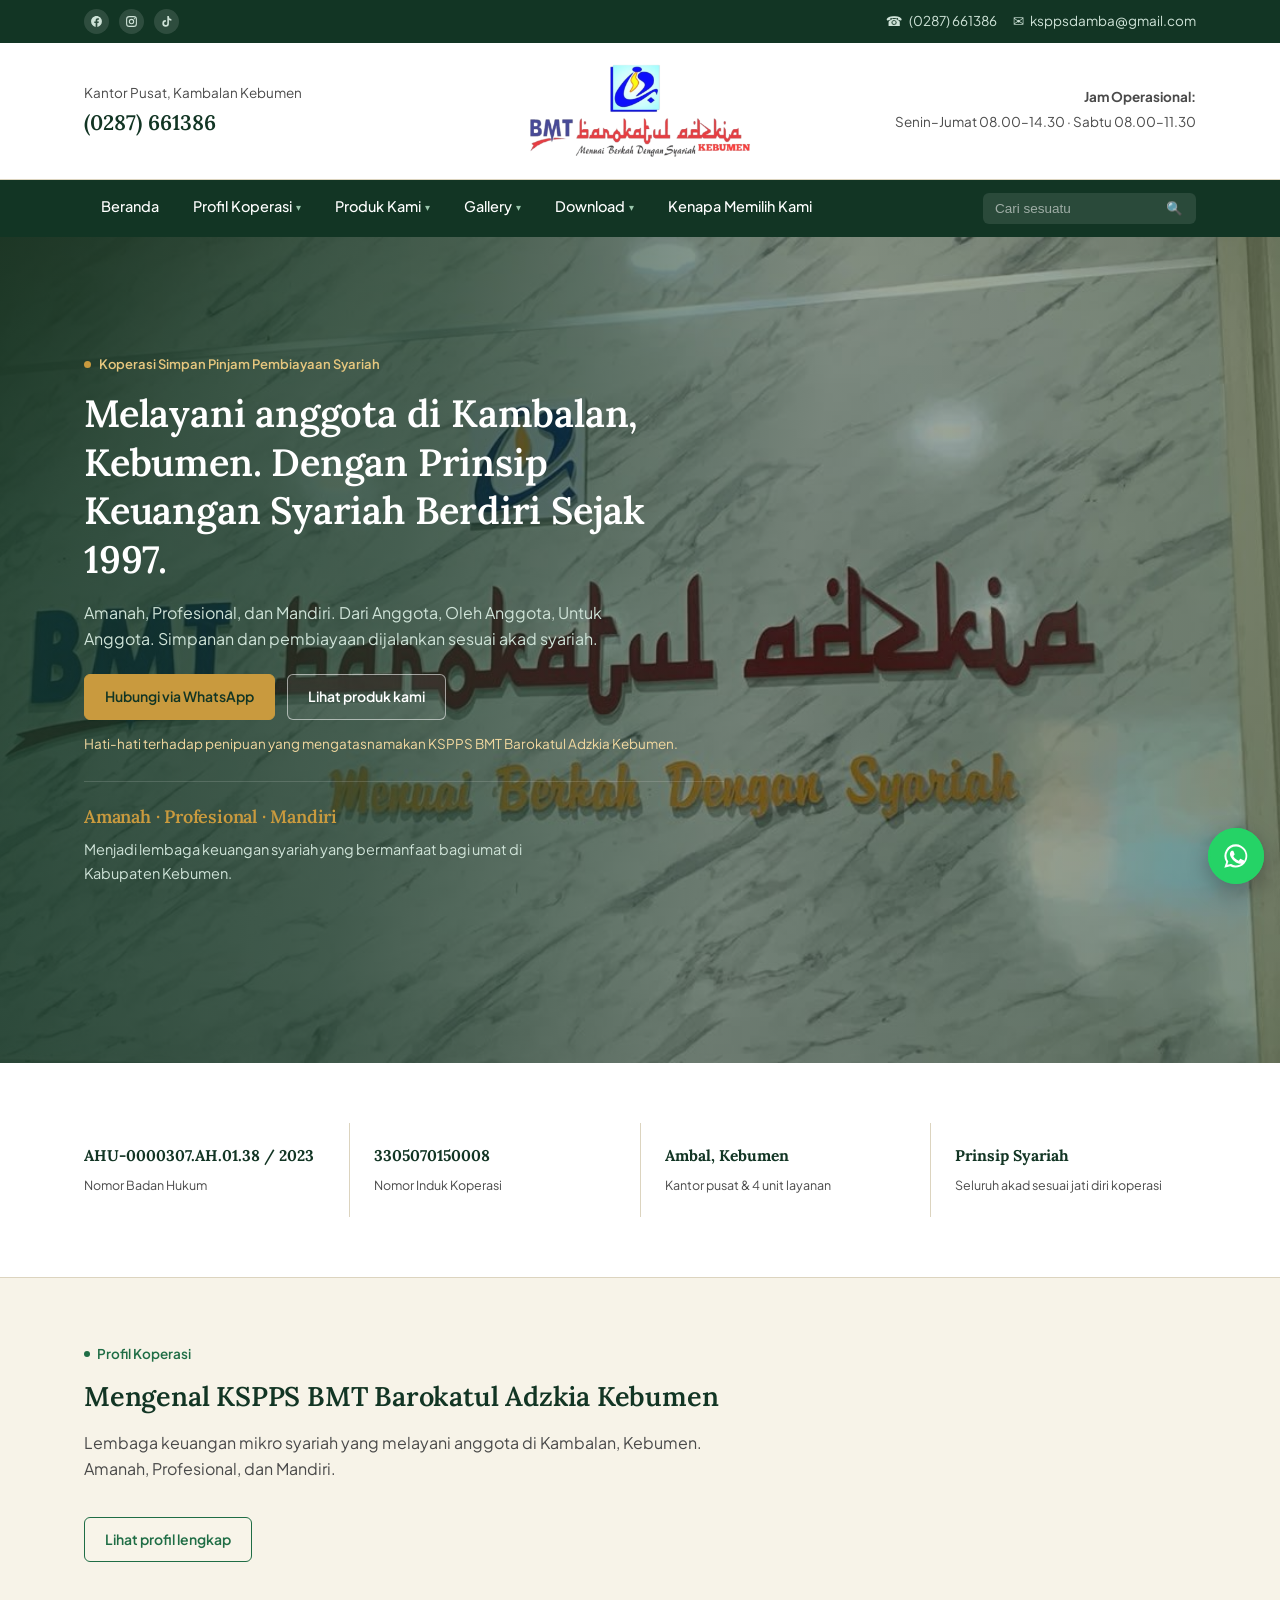
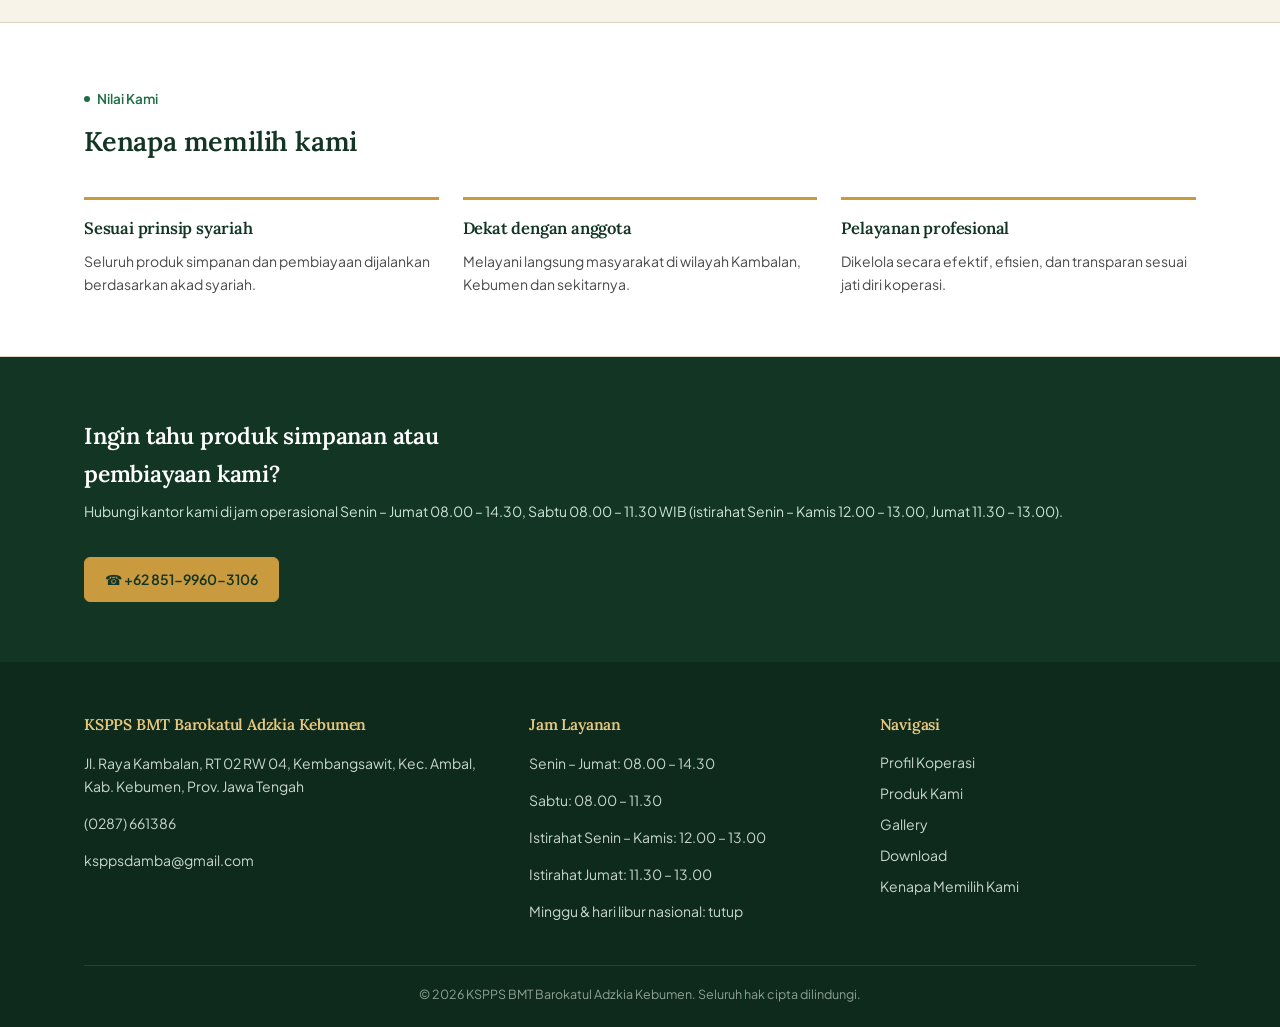
<file: mobile-fix/index.html>
<!DOCTYPE html>
<html lang="id">
<head>
<meta charset="UTF-8">
<meta name="viewport" content="width=device-width, initial-scale=1.0">
<title>KSPPS BMT Barokatul Adzkia Kebumen - KSPPS BMT Barokatul Adzkia Kebumen</title>
<meta name="description" content="KSPPS BMT Barokatul Adzkia - Koperasi Simpan Pinjam Pembiayaan Syariah di Ambal, Kebumen. Amanah, Profesional, Mandiri.">
<link rel="icon" type="image/png" href="assets/logo-icon.png">
<link rel="preconnect" href="https://fonts.googleapis.com">
<link rel="preconnect" href="https://fonts.gstatic.com" crossorigin>
<link href="https://fonts.googleapis.com/css2?family=Lora:ital,wght@0,500;0,600;0,700;1,500&family=Plus+Jakarta+Sans:wght@400;500;600;700&display=swap" rel="stylesheet">
<link rel="stylesheet" href="css/style.css">
</head>
<body>
<div class="page-loader" id="pageLoader"><div class="page-loader-spinner"></div></div>
<a class="skip-link" href="#main">Langsung ke konten utama</a>

<div class="topbar">
  <div class="wrap">
    <div class="topbar-left">
      <div class="social-icons">
        <a href="https://www.facebook.com/profile.php?id=61551480452807" title="Facebook" aria-label="Facebook" target="_blank" rel="noopener"><svg viewBox="0 0 24 24" width="13" height="13" fill="currentColor" aria-hidden="true"><path d="M22 12.06C22 6.53 17.52 2 12 2S2 6.53 2 12.06c0 5 3.66 9.13 8.44 9.94v-7.03H7.9v-2.91h2.54V9.85c0-2.51 1.49-3.9 3.77-3.9 1.09 0 2.23.2 2.23.2v2.46h-1.26c-1.24 0-1.63.77-1.63 1.56v1.87h2.78l-.44 2.91h-2.34V22c4.78-.81 8.44-4.94 8.44-9.94z"/></svg></a>
        <a href="https://www.instagram.com/barokatul_adzkia" title="Instagram" aria-label="Instagram" target="_blank" rel="noopener"><svg viewBox="0 0 24 24" width="13" height="13" fill="none" stroke="currentColor" stroke-width="2" aria-hidden="true"><rect x="3" y="3" width="18" height="18" rx="5"/><circle cx="12" cy="12" r="4"/><circle cx="17.3" cy="6.7" r="1.1" fill="currentColor" stroke="none"/></svg></a>
        <a href="https://www.tiktok.com/@baitul.maal.barok" title="TikTok" aria-label="TikTok" target="_blank" rel="noopener"><svg viewBox="0 0 24 24" width="13" height="13" fill="currentColor" aria-hidden="true"><path d="M16.5 2h-3v13.6a3 3 0 1 1-2.6-2.97V9.5a6.1 6.1 0 1 0 5.6 6.08V9.2a7.9 7.9 0 0 0 4.5 1.4V7.6a4.6 4.6 0 0 1-4.5-4.6z"/></svg></a>
      </div>
    </div>
    <div class="topbar-right">
      <div class="topbar-item">☎ <a href="tel:+62287661386">(0287) 661386</a></div>
      <div class="topbar-item">✉ <a href="mailto:ksppsdamba@gmail.com">ksppsdamba@gmail.com</a></div>
    </div>
  </div>
</div>

<header class="masthead">
  <div class="wrap">
    <div class="masthead-info">
      <div>Kantor Pusat, Kambalan Kebumen</div>
      <div class="phone-big">(0287) 661386</div>
    </div>
    <a class="brand" href="index.html" aria-label="KSPPS BMT Barokatul Adzkia Kebumen - Menuai Berkah Dengan Syariah">
      <img class="brand-logo" src="assets/logo-lengkap.png" alt="Logo KSPPS BMT Barokatul Adzkia Kebumen - Menuai Berkah Dengan Syariah">
      <h1 class="sr-only">KSPPS BMT Barokatul Adzkia Kebumen</h1>
    </a>
    <div class="masthead-meta">
      <div><strong>Jam Operasional:</strong></div>
      <div>Senin–Jumat 08.00–14.30 &middot; Sabtu 08.00–11.30</div>
    </div>
  </div>
</header>

<nav class="mainnav">
  <div class="wrap">
  <div class="nav-inner">
    <a class="nav-brand" href="index.html" aria-label="KSPPS BMT Barokatul Adzkia Kebumen"><img class="nb-icon" src="assets/logo-icon.png" alt=""><img class="nb-word" src="assets/logo-wordmark.png" alt="BMT Barokatul Adzkia Kebumen"></a>
    <button class="navbar-toggle" id="navToggle" aria-expanded="false" aria-controls="navList">☰</button>
    <ul class="nav-list" id="navList">
      <li><a href="index.html" class="current">Beranda</a></li>
      <li><a href="profil.html">Profil Koperasi <span class="chevron">▾</span></a>
        <ul class="submenu">
          <li><a href="tentang-kami.html">Tentang Kami</a></li>
          <li><a href="legalitas.html">Legalitas</a></li>
          <li><a href="visi-misi.html">Visi &amp; Misi</a></li>
          <li><a href="sejarah.html">Sejarah</a></li>
          <li><a href="kantor-cabang.html">Kantor Cabang <span class="subarrow">›</span></a>
            <ul class="submenu">
              <li><a href="kantor-cabang.html#tabel">Tabel Kantor Cabang</a></li>
              <li><a href="kantor-cabang.html#maps">Lokasi Kantor (Maps)</a></li>
            </ul>
          </li>
        </ul>
      </li>
      <li><a href="produk.html">Produk Kami <span class="chevron">▾</span></a>
        <ul class="submenu">
          <li><a href="produk.html#simpanan">Simpanan Anggota <span class="subarrow">›</span></a>
            <ul class="submenu">
              <li><a href="produk.html#si-rela">Si Rela (Simpanan Sukarela)</a></li>
              <li><a href="produk.html#si-pendi">Si Pendi (Simpanan Pendidikan)</a></li>
              <li><a href="produk.html#si-suqur">Si Suqur (Simpanan Qurban/Aqiqah)</a></li>
              <li><a href="produk.html#si-fitri">Si Fitri (Simpanan Idul Fitri)</a></li>
              <li><a href="produk.html#si-simka">Si Simka (Simpanan Mudharabah Berjangka)</a></li>
              <li><a href="produk.html#simpanan-haji">Simpanan Haji/Umroh</a></li>
            </ul>
          </li>
          <li><a href="produk.html#pembiayaan">Pembiayaan Anggota <span class="subarrow">›</span></a>
            <ul class="submenu">
              <li><a href="produk.html#modal-kerja">Pembiayaan Modal Kerja</a></li>
              <li><a href="produk.html#investasi">Pembiayaan Investasi</a></li>
              <li><a href="produk.html#konsumtif">Pembiayaan Konsumtif</a></li>
            </ul>
          </li>
          <li><a href="produk.html#keanggotaan">Keanggotaan</a></li>
        </ul>
      </li>
      <li><a href="gallery.html">Gallery <span class="chevron">▾</span></a>
        <ul class="submenu">
          <li><a href="gallery.html#foto">Foto Kegiatan</a></li>
          <li><a href="gallery.html#video">Video Dokumentasi</a></li>
        </ul>
      </li>
      <li><a href="download.html">Download <span class="chevron">▾</span></a>
        <ul class="submenu">
          <li><a href="download.html#brosur">Brosur &amp; Formulir</a></li>
          <li><a href="download.html#syarat">Syarat Pengajuan</a></li>
        </ul>
      </li>
      <li><a href="kenapa-kami.html">Kenapa Memilih Kami</a></li>
    </ul>
    <div class="nav-search">
      <input type="text" id="siteSearchInput" placeholder="Cari sesuatu">
      <button type="button" id="siteSearchBtn" aria-label="Cari">🔍</button>
    </div>
  </div>
  </div>
</nav>

<main id="main">

  <section class="hero" id="beranda">
    <div class="wrap">
      <div>
        <div class="hero-eyebrow">Koperasi Simpan Pinjam Pembiayaan Syariah</div>
        <h2>Melayani anggota di Kambalan, Kebumen. Dengan Prinsip Keuangan Syariah Berdiri Sejak 1997.</h2>
        <p class="lead">Amanah, Profesional, dan Mandiri. Dari Anggota, Oleh Anggota, Untuk Anggota. Simpanan dan pembiayaan dijalankan sesuai akad syariah.</p>
        <div class="cc-buttons">
          <a class="cc-btn solid" href="https://wa.me/6285878755748" target="_blank">Hubungi via WhatsApp</a>
          <a class="cc-btn" href="produk.html">Lihat produk kami</a>
        </div>
        <p class="warn">Hati-hati terhadap penipuan yang mengatasnamakan KSPPS BMT Barokatul Adzkia Kebumen.</p>
        <div class="hero-slider" id="heroSlider">
          <div class="hero-slide active">
            <h3>Amanah &middot; Profesional &middot; Mandiri</h3>
            <p>Menjadi lembaga keuangan syariah yang bermanfaat bagi umat di Kabupaten Kebumen.</p>
          </div>
          <div class="hero-slide">
            <h3>Simpanan &amp; Pembiayaan Syariah</h3>
            <p>Melayani kebutuhan simpan pinjam anggota berdasarkan akad-akad syariah.</p>
          </div>
          <div class="hero-slide">
            <h3>Dari Anggota, Oleh Anggota, Untuk Anggota</h3>
            <p>Dikelola Secara Profesional, Efektif, Efisien, dan Transparan.</p>
          </div>
        </div>
      </div>
    </div>
  </section>

  <section class="trust">
    <div class="wrap">
      <div class="trust-item"><b>AHU-0000307.AH.01.38 / 2023</b><span>Nomor Badan Hukum</span></div>
      <div class="trust-item"><b>3305070150008</b><span>Nomor Induk Koperasi</span></div>
      <div class="trust-item"><b>Ambal, Kebumen</b><span>Kantor pusat &amp; 4 unit layanan</span></div>
      <div class="trust-item"><b>Prinsip Syariah</b><span>Seluruh akad sesuai jati diri koperasi</span></div>
    </div>
  </section>

  <section id="profil-teaser">
    <div class="wrap">
      <div class="section-head">
        <div class="kicker">Profil Koperasi</div>
        <h2>Mengenal KSPPS BMT Barokatul Adzkia Kebumen</h2>
        <p>Lembaga keuangan mikro syariah yang melayani anggota di Kambalan, Kebumen. Amanah, Profesional, dan Mandiri.</p>
      </div>
      <a class="cc-btn" style="border-color:var(--blue);color:var(--blue)" href="profil.html">Lihat profil lengkap</a>
    </div>
  </section>

  <section class="alt-bg">
    <div class="wrap">
      <div class="section-head">
        <div class="kicker">Nilai Kami</div>
        <h2>Kenapa memilih kami</h2>
      </div>
      <div class="why-grid">
        <div class="why-card"><h3>Sesuai prinsip syariah</h3><p>Seluruh produk simpanan dan pembiayaan dijalankan berdasarkan akad syariah.</p></div>
        <div class="why-card"><h3>Dekat dengan anggota</h3><p>Melayani langsung masyarakat di wilayah Kambalan, Kebumen dan sekitarnya.</p></div>
        <div class="why-card"><h3>Pelayanan profesional</h3><p>Dikelola secara efektif, efisien, dan transparan sesuai jati diri koperasi.</p></div>
      </div>
    </div>
  </section>

  <section class="cta-band" id="kontak">
    <div class="wrap">
      <div>
        <h3>Ingin tahu produk simpanan atau pembiayaan kami?</h3>
        <p>Hubungi kantor kami di jam operasional Senin – Jumat 08.00 – 14.30, Sabtu 08.00 – 11.30 WIB (istirahat Senin – Kamis 12.00 – 13.00, Jumat 11.30 – 13.00).</p>
      </div>
      <a class="cc-btn solid" href="tel:+6285199603106">☎ +62 851-9960-3106</a>
    </div>
  </section>

</main>
<footer>
  <div class="wrap">
    <div class="footer-grid">
      <div>
        <h4>KSPPS BMT Barokatul Adzkia Kebumen</h4>
        <p>Jl. Raya Kambalan, RT 02 RW 04, Kembangsawit, Kec. Ambal, Kab. Kebumen, Prov. Jawa Tengah</p>
        <p><a href="tel:+62287661386">(0287) 661386</a></p>
        <p><a href="mailto:ksppsdamba@gmail.com">ksppsdamba@gmail.com</a></p>
      </div>
      <div>
        <h4>Jam Layanan</h4>
        <p>Senin – Jumat: 08.00 – 14.30</p>
        <p>Sabtu: 08.00 – 11.30</p>
        <p>Istirahat Senin – Kamis: 12.00 – 13.00</p>
        <p>Istirahat Jumat: 11.30 – 13.00</p>
        <p>Minggu &amp; hari libur nasional: tutup</p>
      </div>
      <div>
        <h4>Navigasi</h4>
        <a href="profil.html">Profil Koperasi</a>
        <a href="produk.html">Produk Kami</a>
        <a href="gallery.html">Gallery</a>
        <a href="download.html">Download</a>
        <a href="kenapa-kami.html">Kenapa Memilih Kami</a>
      </div>
    </div>
    <div class="footer-bottom">
      © <span id="year"></span> KSPPS BMT Barokatul Adzkia Kebumen. Seluruh hak cipta dilindungi.
    </div>
  </div>
</footer>

<a class="wa-float" href="https://wa.me/6285878755748" target="_blank" rel="noopener" aria-label="Chat WhatsApp"><svg viewBox="0 0 24 24" width="28" height="28" fill="currentColor" aria-hidden="true"><path d="M12.04 2a9.9 9.9 0 0 0-8.43 15.1L2 22l5.05-1.32A9.93 9.93 0 1 0 12.04 2zm0 1.8a8.13 8.13 0 1 1-4.15 15.14l-.3-.18-3 .78.8-2.92-.2-.3A8.13 8.13 0 0 1 12.04 3.8zM8.6 7.5c-.2 0-.52.07-.8.37-.27.3-1.04 1.02-1.04 2.48s1.07 2.88 1.22 3.08c.15.2 2.06 3.3 5.1 4.5 2.52 1 3.03.8 3.57.75.55-.05 1.76-.72 2-1.42.25-.7.25-1.3.17-1.42-.07-.12-.27-.2-.57-.35s-1.76-.87-2.03-.97c-.27-.1-.47-.15-.67.15-.2.3-.77.97-.94 1.17-.17.2-.35.22-.65.07-.3-.15-1.26-.46-2.4-1.48-.89-.79-1.49-1.77-1.66-2.07-.17-.3-.02-.46.13-.6.13-.14.3-.35.45-.52.15-.18.2-.3.3-.5.1-.2.05-.37-.02-.52-.08-.15-.67-1.62-.92-2.22-.24-.58-.49-.5-.67-.51h-.57z"/></svg></a>
<script src="js/site.js"></script>
</body>
</html>
</file>
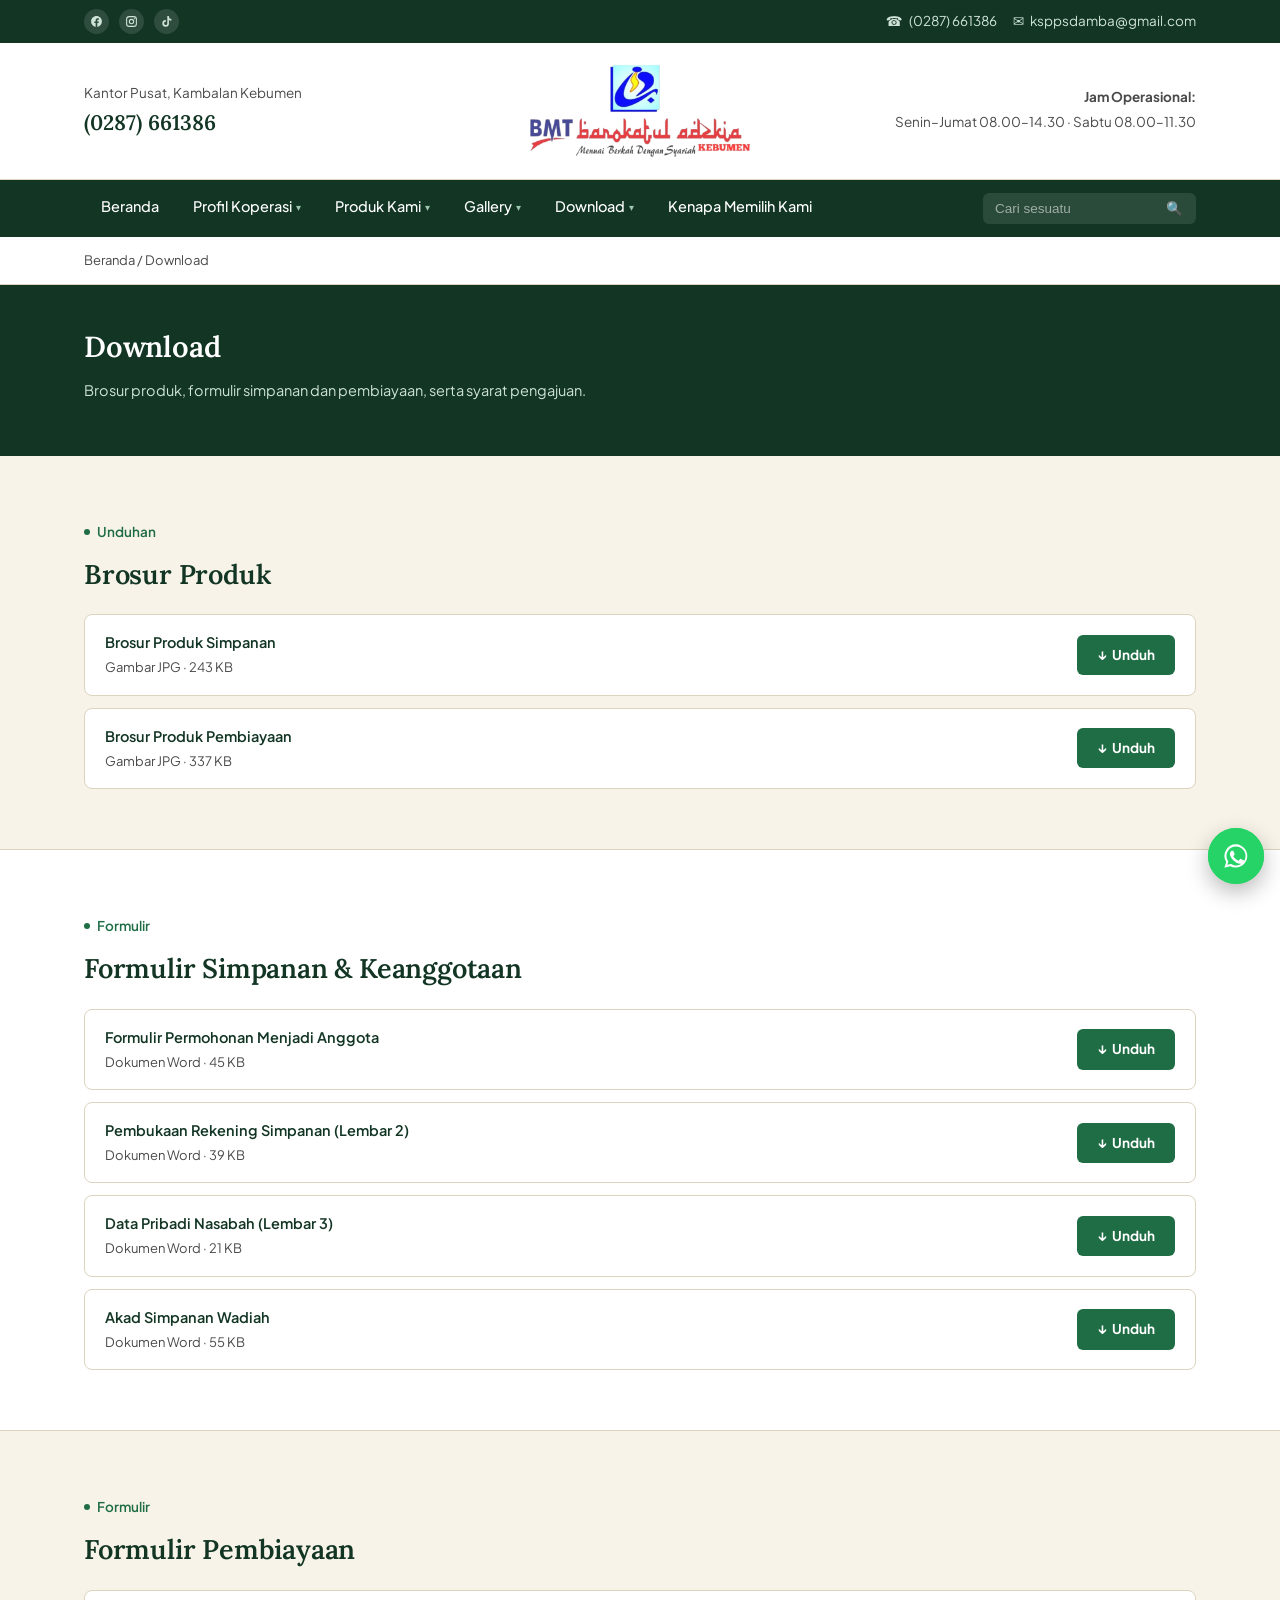
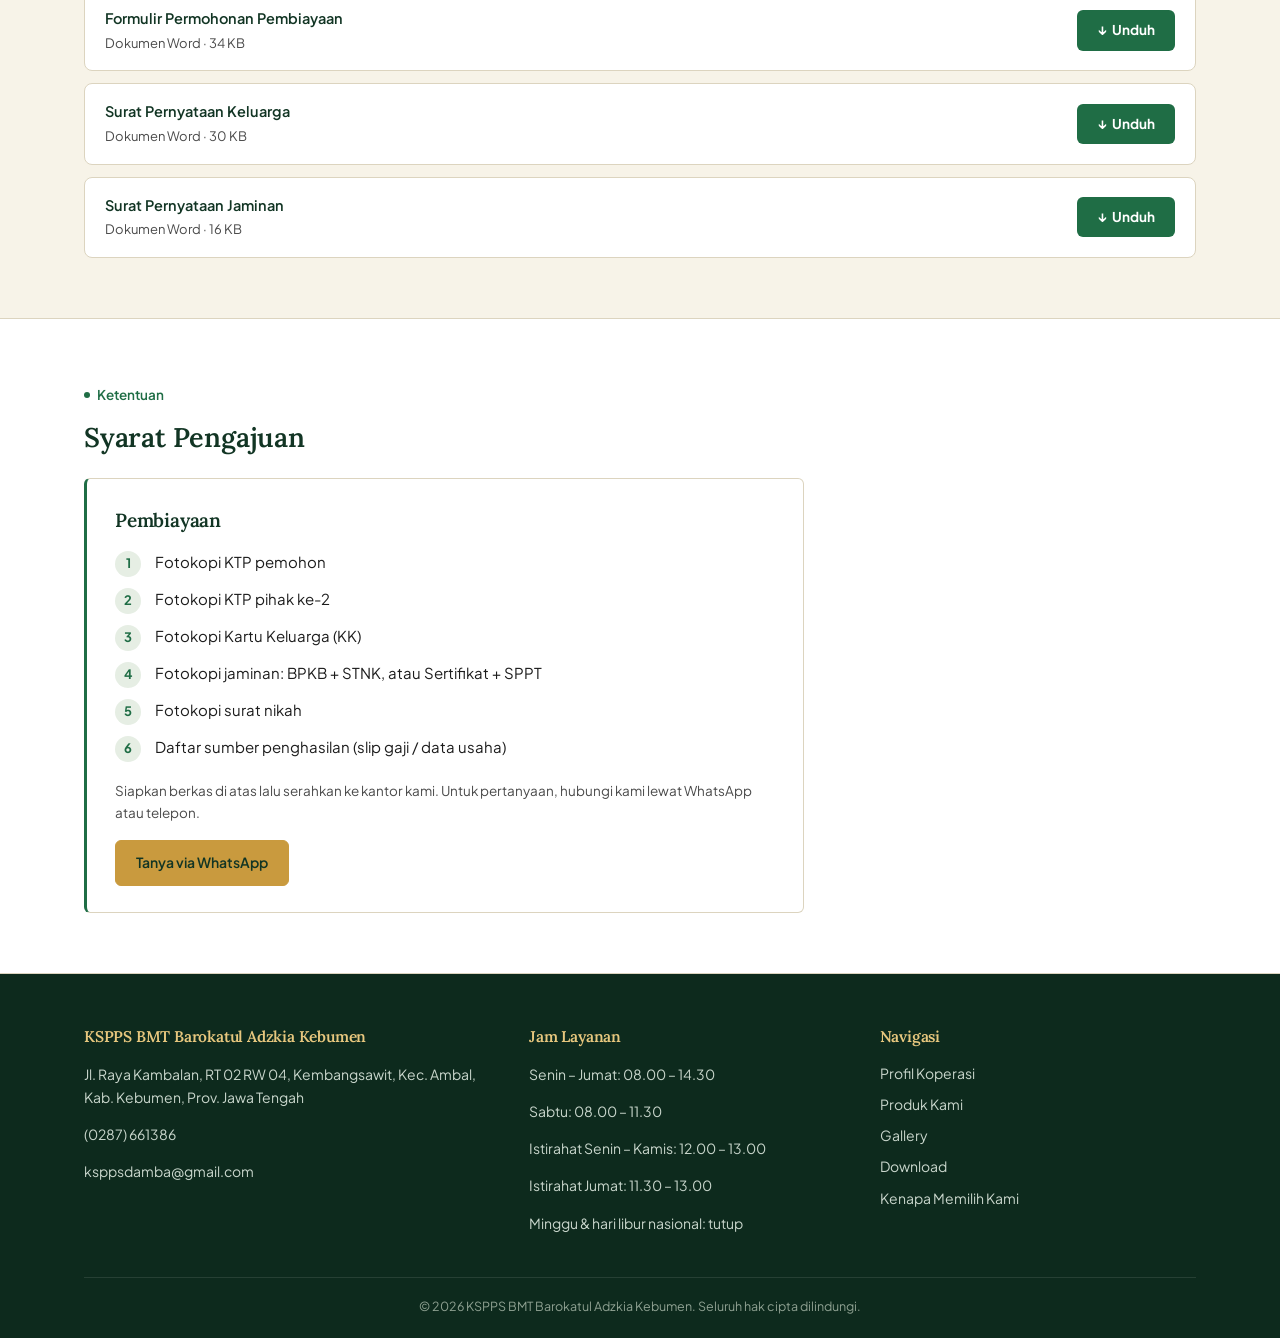
<file: mobile-fix/download.html>
<!DOCTYPE html>
<html lang="id">
<head>
<meta charset="UTF-8">
<meta name="viewport" content="width=device-width, initial-scale=1.0">
<title>Download - KSPPS BMT Barokatul Adzkia Kebumen</title>
<meta name="description" content="Unduh brosur, formulir, dan syarat pengajuan KSPPS BMT Barokatul Adzkia.">
<link rel="icon" type="image/png" href="assets/logo-icon.png">
<link rel="preconnect" href="https://fonts.googleapis.com">
<link rel="preconnect" href="https://fonts.gstatic.com" crossorigin>
<link href="https://fonts.googleapis.com/css2?family=Lora:ital,wght@0,500;0,600;0,700;1,500&family=Plus+Jakarta+Sans:wght@400;500;600;700&display=swap" rel="stylesheet">
<link rel="stylesheet" href="css/style.css">
</head>
<body>
<div class="page-loader" id="pageLoader"><div class="page-loader-spinner"></div></div>
<a class="skip-link" href="#main">Langsung ke konten utama</a>

<div class="topbar">
  <div class="wrap">
    <div class="topbar-left">
      <div class="social-icons">
        <a href="https://www.facebook.com/profile.php?id=61551480452807" title="Facebook" aria-label="Facebook" target="_blank" rel="noopener"><svg viewBox="0 0 24 24" width="13" height="13" fill="currentColor" aria-hidden="true"><path d="M22 12.06C22 6.53 17.52 2 12 2S2 6.53 2 12.06c0 5 3.66 9.13 8.44 9.94v-7.03H7.9v-2.91h2.54V9.85c0-2.51 1.49-3.9 3.77-3.9 1.09 0 2.23.2 2.23.2v2.46h-1.26c-1.24 0-1.63.77-1.63 1.56v1.87h2.78l-.44 2.91h-2.34V22c4.78-.81 8.44-4.94 8.44-9.94z"/></svg></a>
        <a href="https://www.instagram.com/barokatul_adzkia" title="Instagram" aria-label="Instagram" target="_blank" rel="noopener"><svg viewBox="0 0 24 24" width="13" height="13" fill="none" stroke="currentColor" stroke-width="2" aria-hidden="true"><rect x="3" y="3" width="18" height="18" rx="5"/><circle cx="12" cy="12" r="4"/><circle cx="17.3" cy="6.7" r="1.1" fill="currentColor" stroke="none"/></svg></a>
        <a href="https://www.tiktok.com/@baitul.maal.barok" title="TikTok" aria-label="TikTok" target="_blank" rel="noopener"><svg viewBox="0 0 24 24" width="13" height="13" fill="currentColor" aria-hidden="true"><path d="M16.5 2h-3v13.6a3 3 0 1 1-2.6-2.97V9.5a6.1 6.1 0 1 0 5.6 6.08V9.2a7.9 7.9 0 0 0 4.5 1.4V7.6a4.6 4.6 0 0 1-4.5-4.6z"/></svg></a>
      </div>
    </div>
    <div class="topbar-right">
      <div class="topbar-item">☎ <a href="tel:+62287661386">(0287) 661386</a></div>
      <div class="topbar-item">✉ <a href="mailto:ksppsdamba@gmail.com">ksppsdamba@gmail.com</a></div>
    </div>
  </div>
</div>

<header class="masthead">
  <div class="wrap">
    <div class="masthead-info">
      <div>Kantor Pusat, Kambalan Kebumen</div>
      <div class="phone-big">(0287) 661386</div>
    </div>
    <a class="brand" href="index.html" aria-label="KSPPS BMT Barokatul Adzkia Kebumen - Menuai Berkah Dengan Syariah">
      <img class="brand-logo" src="assets/logo-lengkap.png" alt="Logo KSPPS BMT Barokatul Adzkia Kebumen - Menuai Berkah Dengan Syariah">
      <h1 class="sr-only">KSPPS BMT Barokatul Adzkia Kebumen</h1>
    </a>
    <div class="masthead-meta">
      <div><strong>Jam Operasional:</strong></div>
      <div>Senin–Jumat 08.00–14.30 &middot; Sabtu 08.00–11.30</div>
    </div>
  </div>
</header>

<nav class="mainnav">
  <div class="wrap">
  <div class="nav-inner">
    <a class="nav-brand" href="index.html" aria-label="KSPPS BMT Barokatul Adzkia Kebumen"><img class="nb-icon" src="assets/logo-icon.png" alt=""><img class="nb-word" src="assets/logo-wordmark.png" alt="BMT Barokatul Adzkia Kebumen"></a>
    <button class="navbar-toggle" id="navToggle" aria-expanded="false" aria-controls="navList">☰</button>
    <ul class="nav-list" id="navList">
      <li><a href="index.html">Beranda</a></li>
      <li><a href="profil.html">Profil Koperasi <span class="chevron">▾</span></a>
        <ul class="submenu">
          <li><a href="tentang-kami.html">Tentang Kami</a></li>
          <li><a href="legalitas.html">Legalitas</a></li>
          <li><a href="visi-misi.html">Visi &amp; Misi</a></li>
          <li><a href="sejarah.html">Sejarah</a></li>
          <li><a href="kantor-cabang.html">Kantor Cabang <span class="subarrow">›</span></a>
            <ul class="submenu">
              <li><a href="kantor-cabang.html#tabel">Tabel Kantor Cabang</a></li>
              <li><a href="kantor-cabang.html#maps">Lokasi Kantor (Maps)</a></li>
            </ul>
          </li>
        </ul>
      </li>
      <li><a href="produk.html">Produk Kami <span class="chevron">▾</span></a>
        <ul class="submenu">
          <li><a href="produk.html#simpanan">Simpanan Anggota <span class="subarrow">›</span></a>
            <ul class="submenu">
              <li><a href="produk.html#si-rela">Si Rela (Simpanan Sukarela)</a></li>
              <li><a href="produk.html#si-pendi">Si Pendi (Simpanan Pendidikan)</a></li>
              <li><a href="produk.html#si-suqur">Si Suqur (Simpanan Qurban/Aqiqah)</a></li>
              <li><a href="produk.html#si-fitri">Si Fitri (Simpanan Idul Fitri)</a></li>
              <li><a href="produk.html#si-simka">Si Simka (Simpanan Mudharabah Berjangka)</a></li>
              <li><a href="produk.html#simpanan-haji">Simpanan Haji/Umroh</a></li>
            </ul>
          </li>
          <li><a href="produk.html#pembiayaan">Pembiayaan Anggota <span class="subarrow">›</span></a>
            <ul class="submenu">
              <li><a href="produk.html#modal-kerja">Pembiayaan Modal Kerja</a></li>
              <li><a href="produk.html#investasi">Pembiayaan Investasi</a></li>
              <li><a href="produk.html#konsumtif">Pembiayaan Konsumtif</a></li>
            </ul>
          </li>
          <li><a href="produk.html#keanggotaan">Keanggotaan</a></li>
        </ul>
      </li>
      <li><a href="gallery.html">Gallery <span class="chevron">▾</span></a>
        <ul class="submenu">
          <li><a href="gallery.html#foto">Foto Kegiatan</a></li>
          <li><a href="gallery.html#video">Video Dokumentasi</a></li>
        </ul>
      </li>
      <li><a href="download.html" class="current">Download <span class="chevron">▾</span></a>
        <ul class="submenu">
          <li><a href="download.html#brosur">Brosur &amp; Formulir</a></li>
          <li><a href="download.html#syarat">Syarat Pengajuan</a></li>
        </ul>
      </li>
      <li><a href="kenapa-kami.html">Kenapa Memilih Kami</a></li>
    </ul>
    <div class="nav-search">
      <input type="text" id="siteSearchInput" placeholder="Cari sesuatu">
      <button type="button" id="siteSearchBtn" aria-label="Cari">🔍</button>
    </div>
  </div>
  </div>
</nav>

<main id="main">

<div class="crumb"><div class="wrap"><a href="index.html">Beranda</a> / Download</div></div>
<div class="page-head">
  <div class="wrap">
    <h1>Download</h1>
    <p>Brosur produk, formulir simpanan dan pembiayaan, serta syarat pengajuan.</p>
  </div>
</div>
  <section id="brosur">
    <div class="wrap">
      <div class="section-head" style="margin-bottom:18px"><div class="kicker">Unduhan</div><h2>Brosur Produk</h2></div>
      <div class="dl-list">
        <div class="dl-item"><div><div class="dl-name">Brosur Produk Simpanan</div><div class="dl-desc">Gambar JPG &middot; 243 KB</div></div><a class="dl-btn" href="assets/download/brosur-simpanan.jpg" download>Unduh</a></div>
        <div class="dl-item"><div><div class="dl-name">Brosur Produk Pembiayaan</div><div class="dl-desc">Gambar JPG &middot; 337 KB</div></div><a class="dl-btn" href="assets/download/brosur-pembiayaan.jpg" download>Unduh</a></div>
      </div>
    </div>
  </section>
  <section class="alt-bg" id="form-simpanan">
    <div class="wrap">
      <div class="section-head" style="margin-bottom:18px"><div class="kicker">Formulir</div><h2>Formulir Simpanan &amp; Keanggotaan</h2></div>
      <div class="dl-list">
        <div class="dl-item"><div><div class="dl-name">Formulir Permohonan Menjadi Anggota</div><div class="dl-desc">Dokumen Word &middot; 45 KB</div></div><a class="dl-btn" href="assets/download/formulir-permohonan-simpanan.docx" download>Unduh</a></div>
        <div class="dl-item"><div><div class="dl-name">Pembukaan Rekening Simpanan (Lembar 2)</div><div class="dl-desc">Dokumen Word &middot; 39 KB</div></div><a class="dl-btn" href="assets/download/pembukaan-simpanan-lembar-2.docx" download>Unduh</a></div>
        <div class="dl-item"><div><div class="dl-name">Data Pribadi Nasabah (Lembar 3)</div><div class="dl-desc">Dokumen Word &middot; 21 KB</div></div><a class="dl-btn" href="assets/download/pembukaan-simpanan-lembar-3.docx" download>Unduh</a></div>
        <div class="dl-item"><div><div class="dl-name">Akad Simpanan Wadiah</div><div class="dl-desc">Dokumen Word &middot; 55 KB</div></div><a class="dl-btn" href="assets/download/akad-simpanan-wadiah.docx" download>Unduh</a></div>
      </div>
    </div>
  </section>
  <section id="form-pembiayaan">
    <div class="wrap">
      <div class="section-head" style="margin-bottom:18px"><div class="kicker">Formulir</div><h2>Formulir Pembiayaan</h2></div>
      <div class="dl-list">
        <div class="dl-item"><div><div class="dl-name">Formulir Permohonan Pembiayaan</div><div class="dl-desc">Dokumen Word &middot; 34 KB</div></div><a class="dl-btn" href="assets/download/formulir-pembiayaan.doc" download>Unduh</a></div>
        <div class="dl-item"><div><div class="dl-name">Surat Pernyataan Keluarga</div><div class="dl-desc">Dokumen Word &middot; 30 KB</div></div><a class="dl-btn" href="assets/download/surat-pernyataan-keluarga.doc" download>Unduh</a></div>
        <div class="dl-item"><div><div class="dl-name">Surat Pernyataan Jaminan</div><div class="dl-desc">Dokumen Word &middot; 16 KB</div></div><a class="dl-btn" href="assets/download/pernyataan-jaminan.docx" download>Unduh</a></div>
      </div>
    </div>
  </section>
  <section class="alt-bg" id="syarat">
    <div class="wrap">
      <div class="section-head" style="margin-bottom:18px"><div class="kicker">Ketentuan</div><h2>Syarat Pengajuan</h2></div>
      <div class="syarat-card">
        <h3>Pembiayaan</h3>
        <ol class="syarat-list">
          <li>Fotokopi KTP pemohon</li>
          <li>Fotokopi KTP pihak ke-2</li>
          <li>Fotokopi Kartu Keluarga (KK)</li>
          <li>Fotokopi jaminan: BPKB + STNK, atau Sertifikat + SPPT</li>
          <li>Fotokopi surat nikah</li>
          <li>Daftar sumber penghasilan (slip gaji / data usaha)</li>
        </ol>
        <p class="syarat-note">Siapkan berkas di atas lalu serahkan ke kantor kami. Untuk pertanyaan, hubungi kami lewat WhatsApp atau telepon.</p>
        <a class="cc-btn solid" href="https://wa.me/6285199603106" target="_blank" rel="noopener">Tanya via WhatsApp</a>
      </div>
    </div>
  </section>

</main>
<footer>
  <div class="wrap">
    <div class="footer-grid">
      <div>
        <h4>KSPPS BMT Barokatul Adzkia Kebumen</h4>
        <p>Jl. Raya Kambalan, RT 02 RW 04, Kembangsawit, Kec. Ambal, Kab. Kebumen, Prov. Jawa Tengah</p>
        <p><a href="tel:+62287661386">(0287) 661386</a></p>
        <p><a href="mailto:ksppsdamba@gmail.com">ksppsdamba@gmail.com</a></p>
      </div>
      <div>
        <h4>Jam Layanan</h4>
        <p>Senin – Jumat: 08.00 – 14.30</p>
        <p>Sabtu: 08.00 – 11.30</p>
        <p>Istirahat Senin – Kamis: 12.00 – 13.00</p>
        <p>Istirahat Jumat: 11.30 – 13.00</p>
        <p>Minggu &amp; hari libur nasional: tutup</p>
      </div>
      <div>
        <h4>Navigasi</h4>
        <a href="profil.html">Profil Koperasi</a>
        <a href="produk.html">Produk Kami</a>
        <a href="gallery.html">Gallery</a>
        <a href="download.html">Download</a>
        <a href="kenapa-kami.html">Kenapa Memilih Kami</a>
      </div>
    </div>
    <div class="footer-bottom">
      © <span id="year"></span> KSPPS BMT Barokatul Adzkia Kebumen. Seluruh hak cipta dilindungi.
    </div>
  </div>
</footer>

<a class="wa-float" href="https://wa.me/6285878755748" target="_blank" rel="noopener" aria-label="Chat WhatsApp"><svg viewBox="0 0 24 24" width="28" height="28" fill="currentColor" aria-hidden="true"><path d="M12.04 2a9.9 9.9 0 0 0-8.43 15.1L2 22l5.05-1.32A9.93 9.93 0 1 0 12.04 2zm0 1.8a8.13 8.13 0 1 1-4.15 15.14l-.3-.18-3 .78.8-2.92-.2-.3A8.13 8.13 0 0 1 12.04 3.8zM8.6 7.5c-.2 0-.52.07-.8.37-.27.3-1.04 1.02-1.04 2.48s1.07 2.88 1.22 3.08c.15.2 2.06 3.3 5.1 4.5 2.52 1 3.03.8 3.57.75.55-.05 1.76-.72 2-1.42.25-.7.25-1.3.17-1.42-.07-.12-.27-.2-.57-.35s-1.76-.87-2.03-.97c-.27-.1-.47-.15-.67.15-.2.3-.77.97-.94 1.17-.17.2-.35.22-.65.07-.3-.15-1.26-.46-2.4-1.48-.89-.79-1.49-1.77-1.66-2.07-.17-.3-.02-.46.13-.6.13-.14.3-.35.45-.52.15-.18.2-.3.3-.5.1-.2.05-.37-.02-.52-.08-.15-.67-1.62-.92-2.22-.24-.58-.49-.5-.67-.51h-.57z"/></svg></a>
<script src="js/site.js"></script>
</body>
</html>
</file>
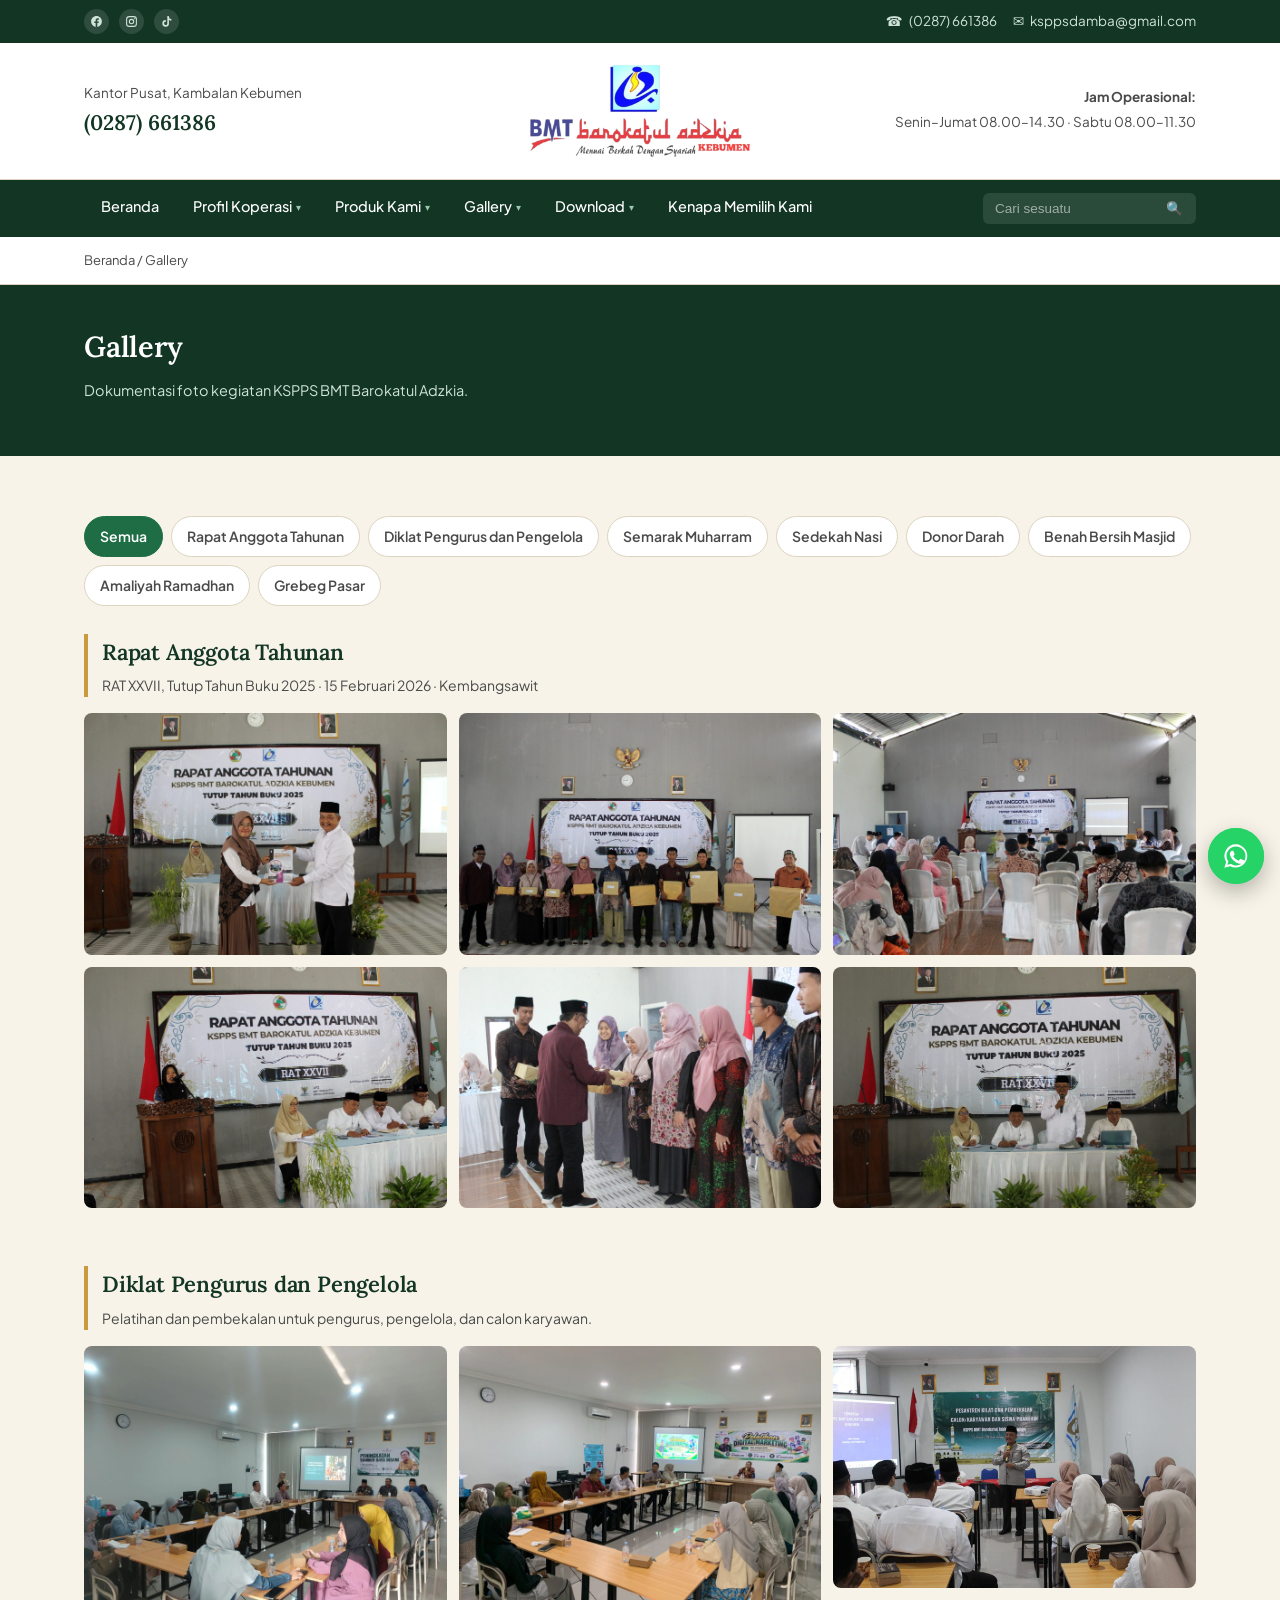
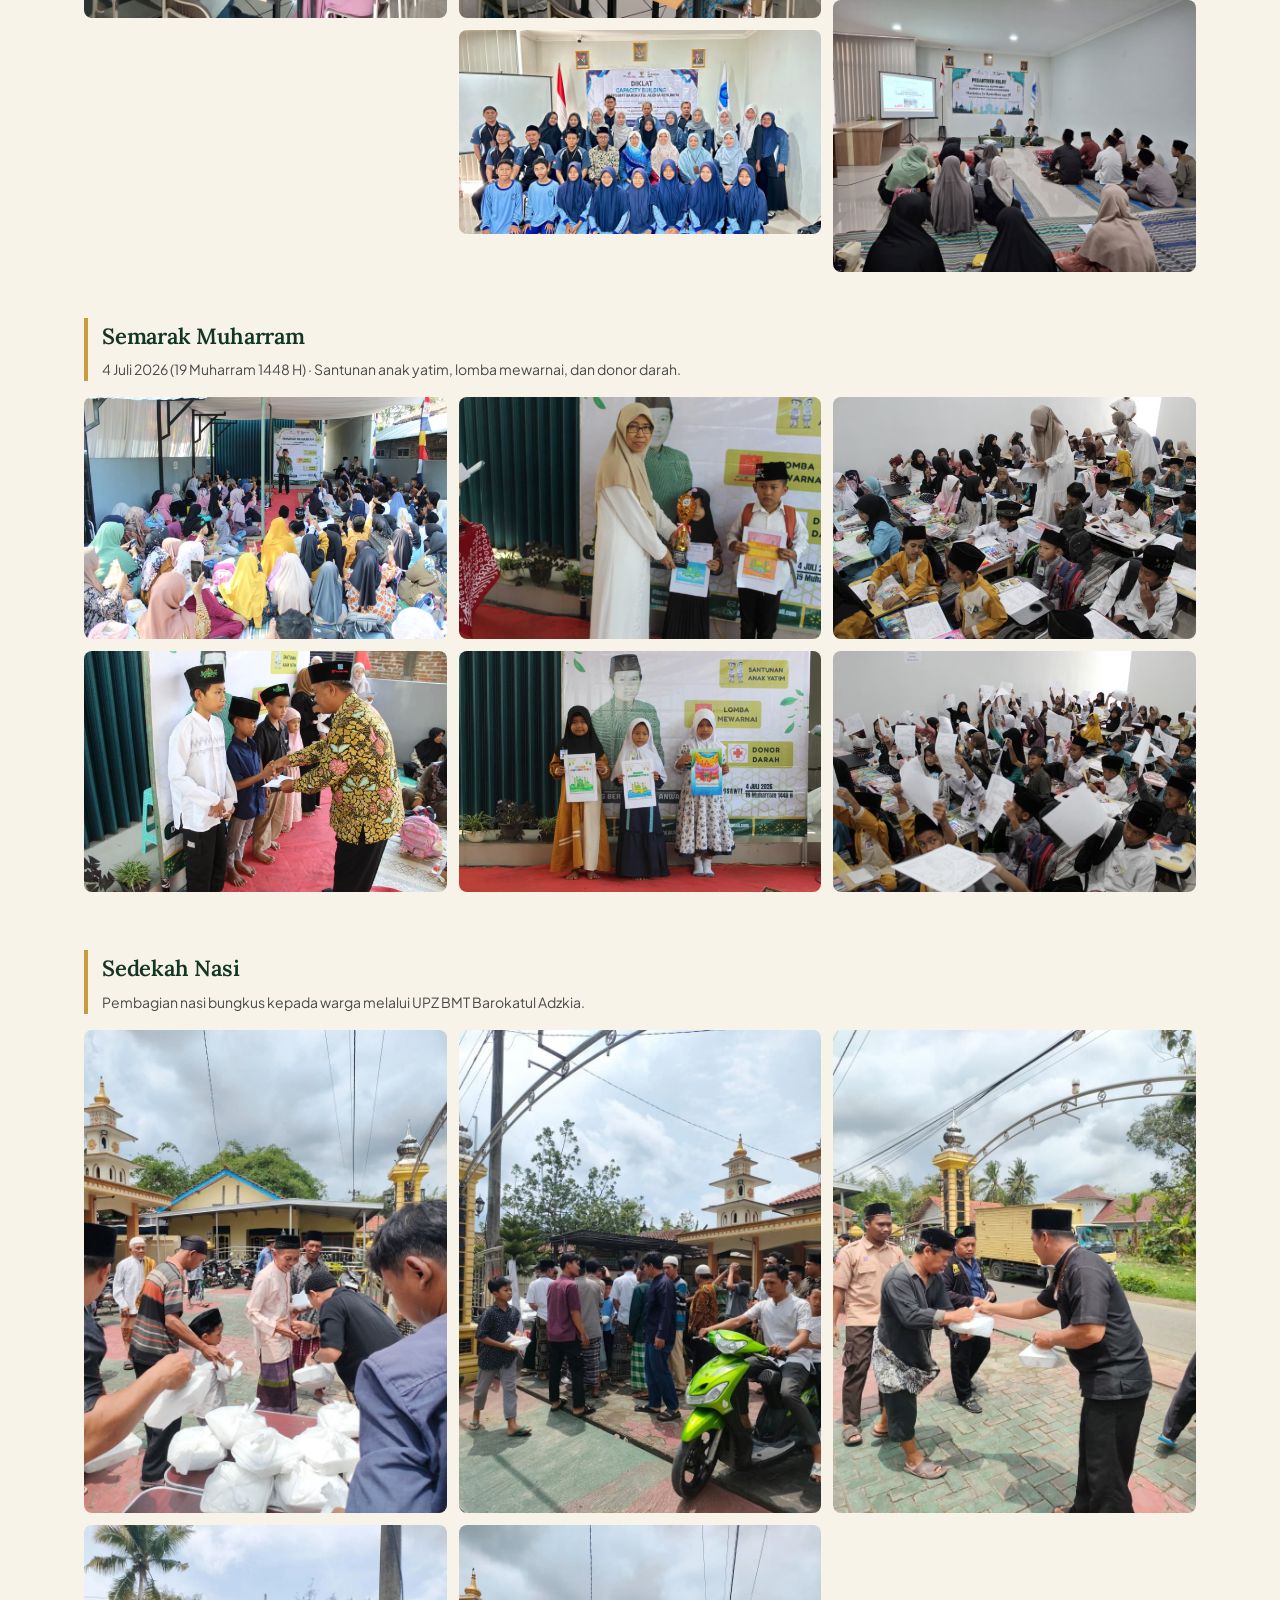
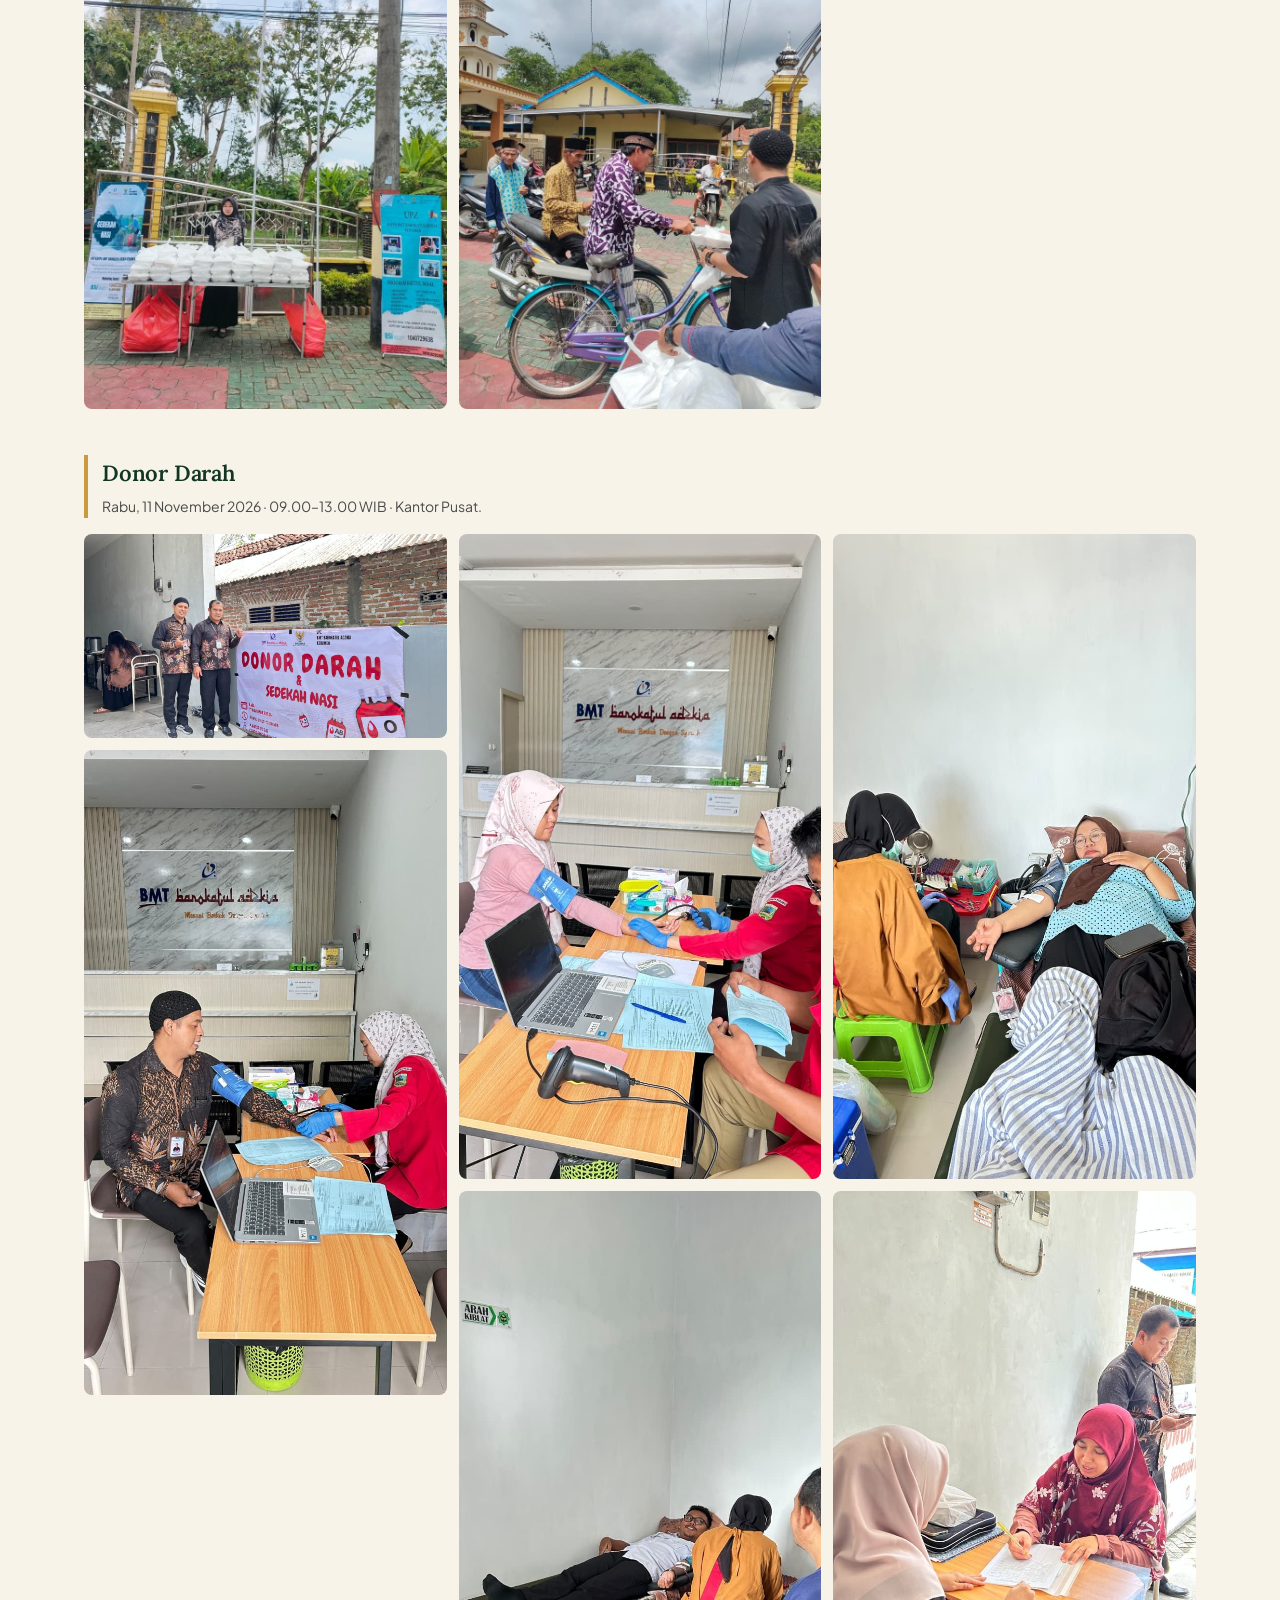
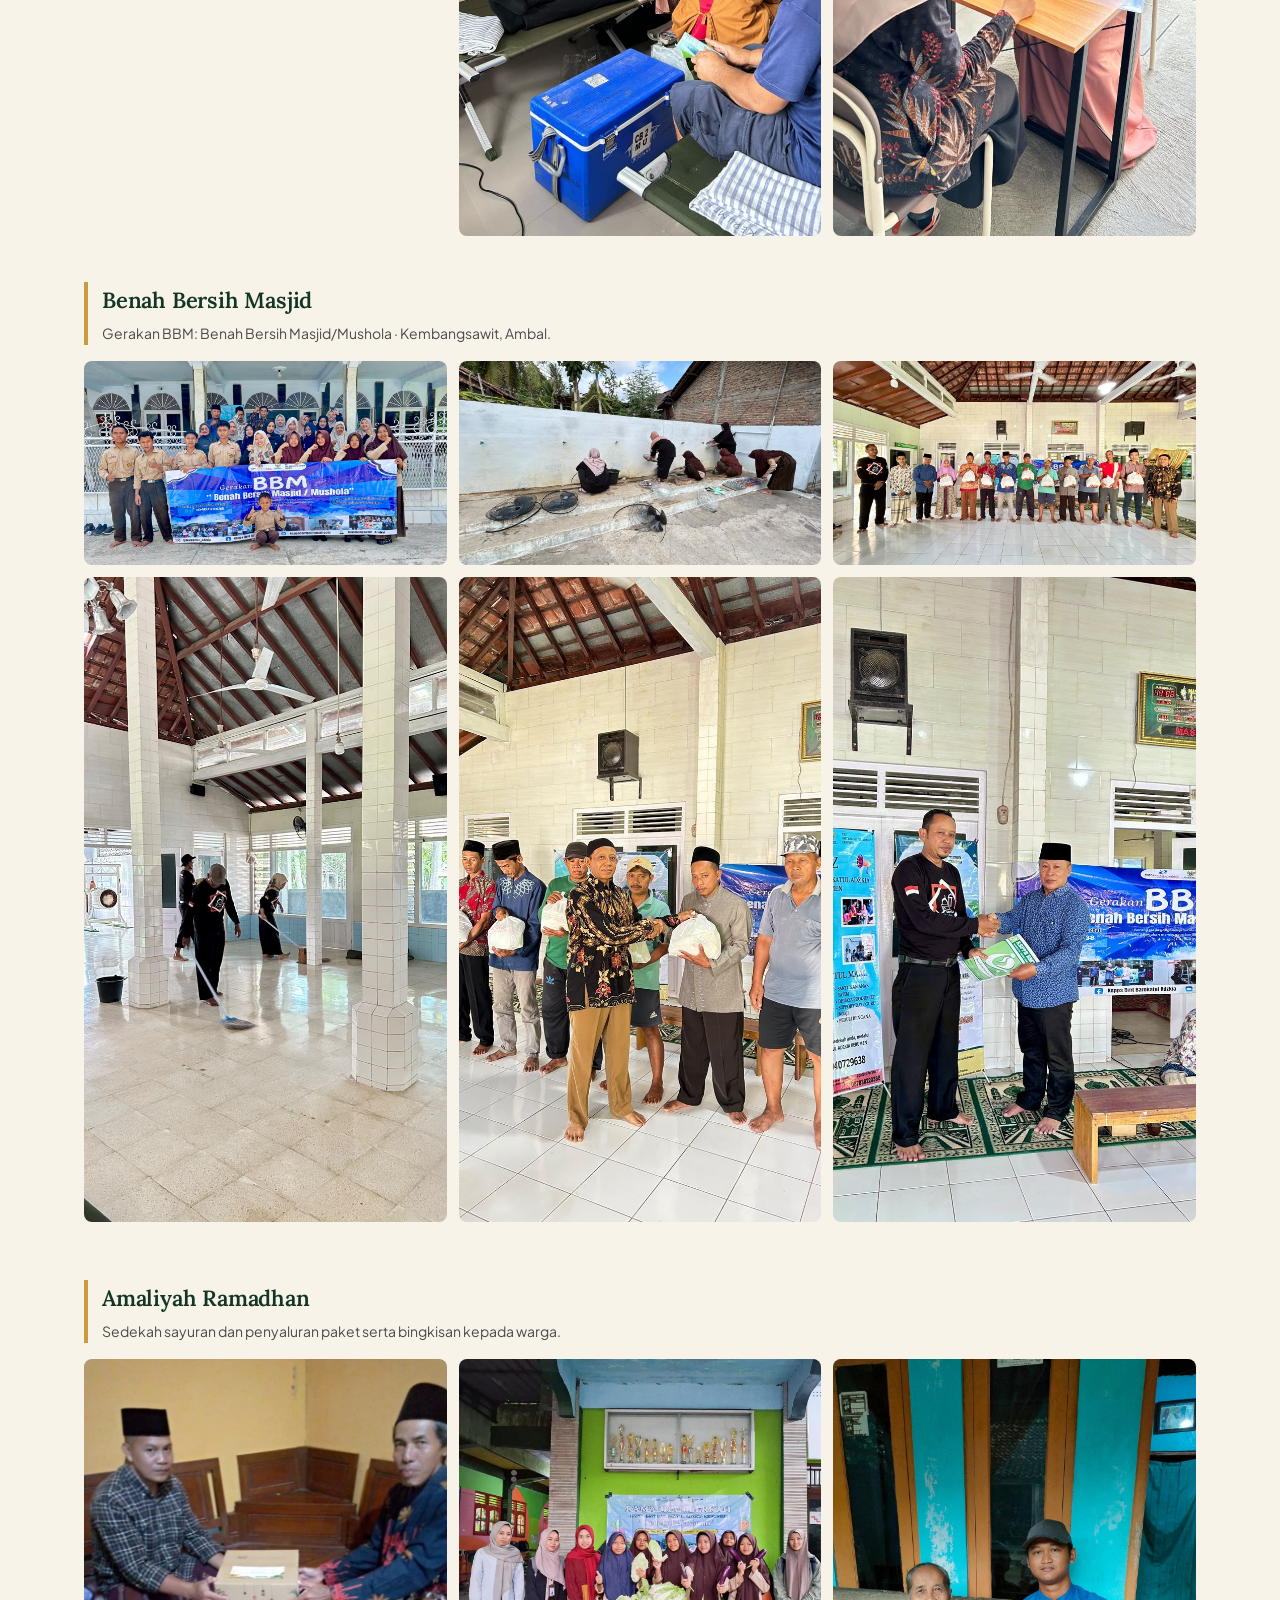
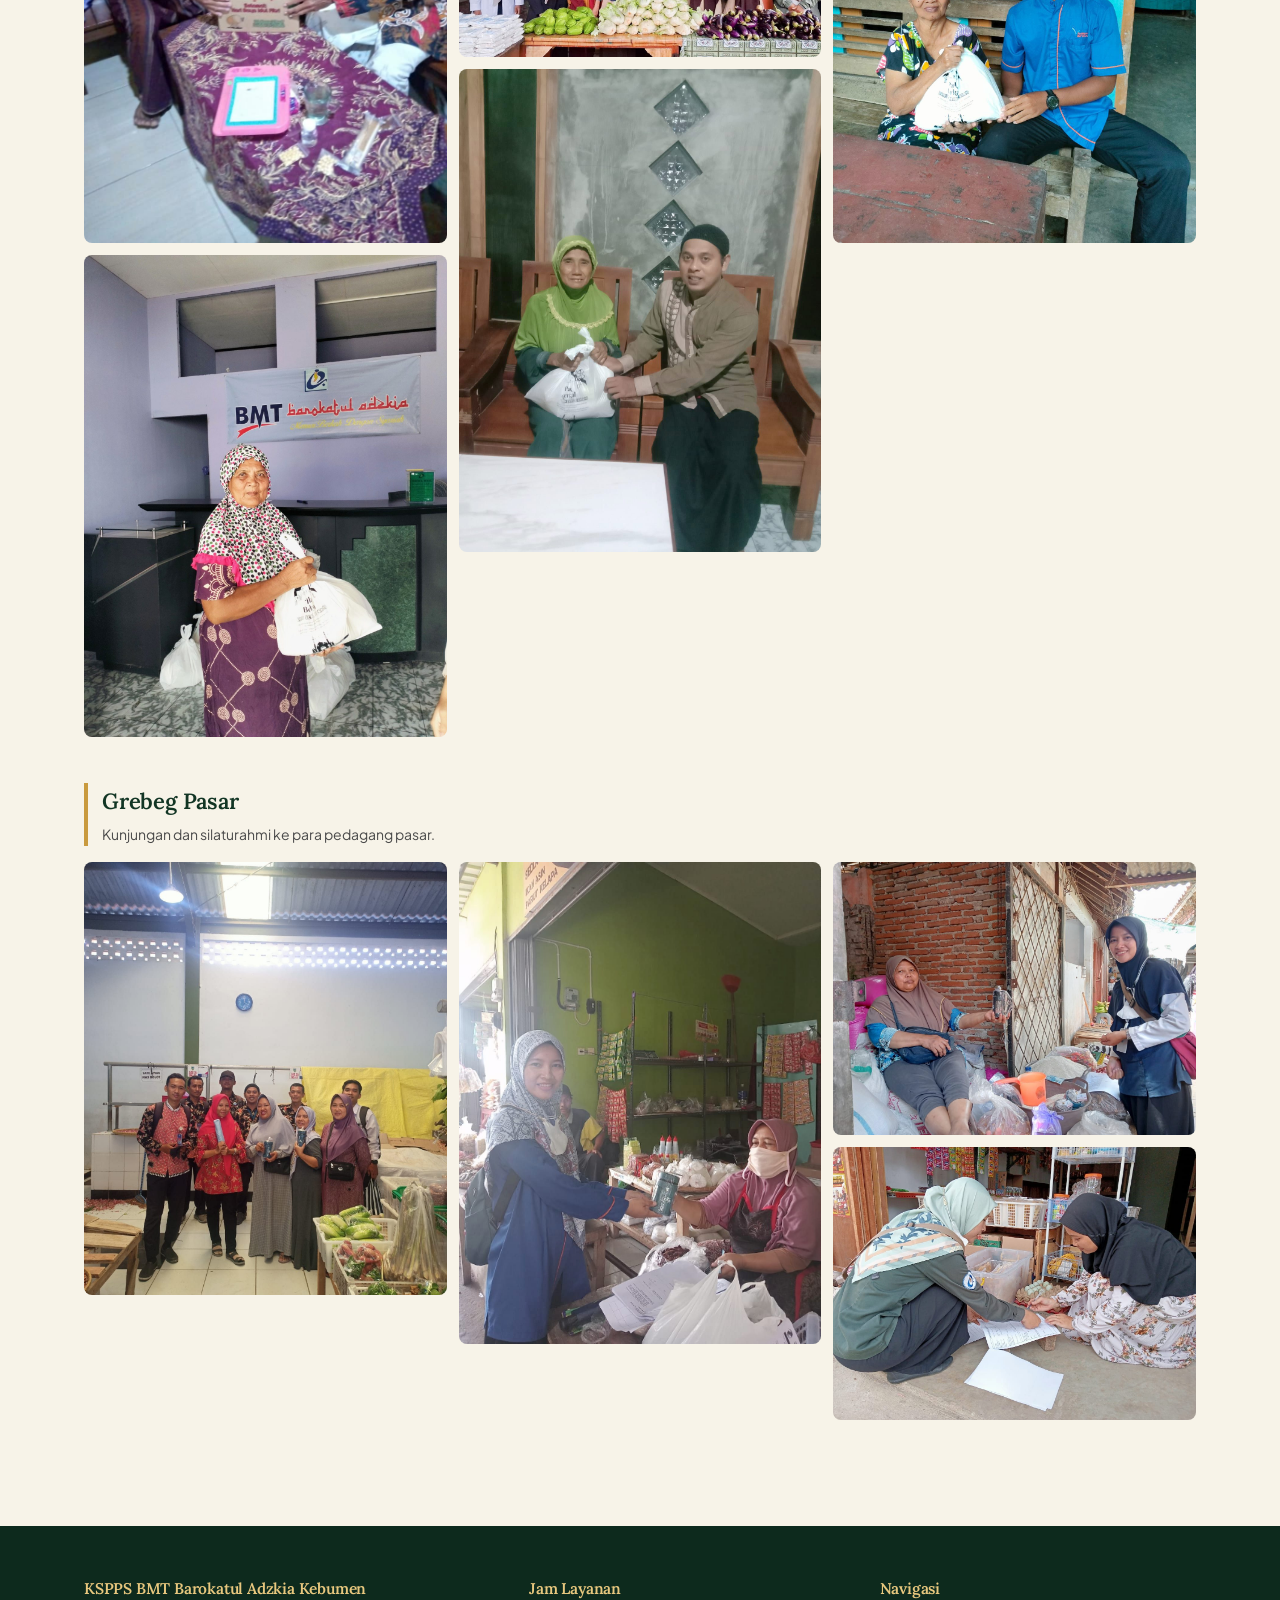
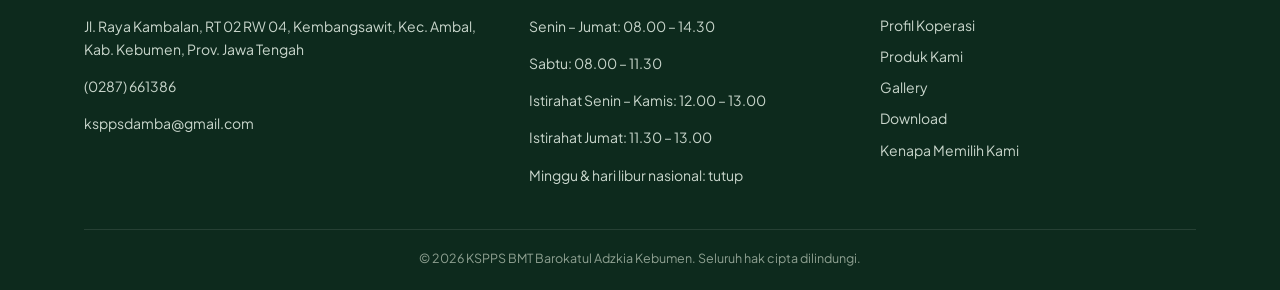
<file: mobile-fix/gallery.html>
<!DOCTYPE html>
<html lang="id">
<head>
<meta charset="UTF-8">
<meta name="viewport" content="width=device-width, initial-scale=1.0">
<title>Gallery - KSPPS BMT Barokatul Adzkia Kebumen</title>
<meta name="description" content="Dokumentasi foto dan video KSPPS BMT Barokatul Adzkia.">
<link rel="icon" type="image/png" href="assets/logo-icon.png">
<link rel="preconnect" href="https://fonts.googleapis.com">
<link rel="preconnect" href="https://fonts.gstatic.com" crossorigin>
<link href="https://fonts.googleapis.com/css2?family=Lora:ital,wght@0,500;0,600;0,700;1,500&family=Plus+Jakarta+Sans:wght@400;500;600;700&display=swap" rel="stylesheet">
<link rel="stylesheet" href="css/style.css">
</head>
<body>
<div class="page-loader" id="pageLoader"><div class="page-loader-spinner"></div></div>
<a class="skip-link" href="#main">Langsung ke konten utama</a>

<div class="topbar">
  <div class="wrap">
    <div class="topbar-left">
      <div class="social-icons">
        <a href="https://www.facebook.com/profile.php?id=61551480452807" title="Facebook" aria-label="Facebook" target="_blank" rel="noopener"><svg viewBox="0 0 24 24" width="13" height="13" fill="currentColor" aria-hidden="true"><path d="M22 12.06C22 6.53 17.52 2 12 2S2 6.53 2 12.06c0 5 3.66 9.13 8.44 9.94v-7.03H7.9v-2.91h2.54V9.85c0-2.51 1.49-3.9 3.77-3.9 1.09 0 2.23.2 2.23.2v2.46h-1.26c-1.24 0-1.63.77-1.63 1.56v1.87h2.78l-.44 2.91h-2.34V22c4.78-.81 8.44-4.94 8.44-9.94z"/></svg></a>
        <a href="https://www.instagram.com/barokatul_adzkia" title="Instagram" aria-label="Instagram" target="_blank" rel="noopener"><svg viewBox="0 0 24 24" width="13" height="13" fill="none" stroke="currentColor" stroke-width="2" aria-hidden="true"><rect x="3" y="3" width="18" height="18" rx="5"/><circle cx="12" cy="12" r="4"/><circle cx="17.3" cy="6.7" r="1.1" fill="currentColor" stroke="none"/></svg></a>
        <a href="https://www.tiktok.com/@baitul.maal.barok" title="TikTok" aria-label="TikTok" target="_blank" rel="noopener"><svg viewBox="0 0 24 24" width="13" height="13" fill="currentColor" aria-hidden="true"><path d="M16.5 2h-3v13.6a3 3 0 1 1-2.6-2.97V9.5a6.1 6.1 0 1 0 5.6 6.08V9.2a7.9 7.9 0 0 0 4.5 1.4V7.6a4.6 4.6 0 0 1-4.5-4.6z"/></svg></a>
      </div>
    </div>
    <div class="topbar-right">
      <div class="topbar-item">☎ <a href="tel:+62287661386">(0287) 661386</a></div>
      <div class="topbar-item">✉ <a href="mailto:ksppsdamba@gmail.com">ksppsdamba@gmail.com</a></div>
    </div>
  </div>
</div>

<header class="masthead">
  <div class="wrap">
    <div class="masthead-info">
      <div>Kantor Pusat, Kambalan Kebumen</div>
      <div class="phone-big">(0287) 661386</div>
    </div>
    <a class="brand" href="index.html" aria-label="KSPPS BMT Barokatul Adzkia Kebumen - Menuai Berkah Dengan Syariah">
      <img class="brand-logo" src="assets/logo-lengkap.png" alt="Logo KSPPS BMT Barokatul Adzkia Kebumen - Menuai Berkah Dengan Syariah">
      <h1 class="sr-only">KSPPS BMT Barokatul Adzkia Kebumen</h1>
    </a>
    <div class="masthead-meta">
      <div><strong>Jam Operasional:</strong></div>
      <div>Senin–Jumat 08.00–14.30 &middot; Sabtu 08.00–11.30</div>
    </div>
  </div>
</header>

<nav class="mainnav">
  <div class="wrap">
  <div class="nav-inner">
    <a class="nav-brand" href="index.html" aria-label="KSPPS BMT Barokatul Adzkia Kebumen"><img class="nb-icon" src="assets/logo-icon.png" alt=""><img class="nb-word" src="assets/logo-wordmark.png" alt="BMT Barokatul Adzkia Kebumen"></a>
    <button class="navbar-toggle" id="navToggle" aria-expanded="false" aria-controls="navList">☰</button>
    <ul class="nav-list" id="navList">
      <li><a href="index.html">Beranda</a></li>
      <li><a href="profil.html">Profil Koperasi <span class="chevron">▾</span></a>
        <ul class="submenu">
          <li><a href="tentang-kami.html">Tentang Kami</a></li>
          <li><a href="legalitas.html">Legalitas</a></li>
          <li><a href="visi-misi.html">Visi &amp; Misi</a></li>
          <li><a href="sejarah.html">Sejarah</a></li>
          <li><a href="kantor-cabang.html">Kantor Cabang <span class="subarrow">›</span></a>
            <ul class="submenu">
              <li><a href="kantor-cabang.html#tabel">Tabel Kantor Cabang</a></li>
              <li><a href="kantor-cabang.html#maps">Lokasi Kantor (Maps)</a></li>
            </ul>
          </li>
        </ul>
      </li>
      <li><a href="produk.html">Produk Kami <span class="chevron">▾</span></a>
        <ul class="submenu">
          <li><a href="produk.html#simpanan">Simpanan Anggota <span class="subarrow">›</span></a>
            <ul class="submenu">
              <li><a href="produk.html#si-rela">Si Rela (Simpanan Sukarela)</a></li>
              <li><a href="produk.html#si-pendi">Si Pendi (Simpanan Pendidikan)</a></li>
              <li><a href="produk.html#si-suqur">Si Suqur (Simpanan Qurban/Aqiqah)</a></li>
              <li><a href="produk.html#si-fitri">Si Fitri (Simpanan Idul Fitri)</a></li>
              <li><a href="produk.html#si-simka">Si Simka (Simpanan Mudharabah Berjangka)</a></li>
              <li><a href="produk.html#simpanan-haji">Simpanan Haji/Umroh</a></li>
            </ul>
          </li>
          <li><a href="produk.html#pembiayaan">Pembiayaan Anggota <span class="subarrow">›</span></a>
            <ul class="submenu">
              <li><a href="produk.html#modal-kerja">Pembiayaan Modal Kerja</a></li>
              <li><a href="produk.html#investasi">Pembiayaan Investasi</a></li>
              <li><a href="produk.html#konsumtif">Pembiayaan Konsumtif</a></li>
            </ul>
          </li>
          <li><a href="produk.html#keanggotaan">Keanggotaan</a></li>
        </ul>
      </li>
      <li><a href="gallery.html" class="current">Gallery <span class="chevron">▾</span></a>
        <ul class="submenu">
          <li><a href="gallery.html#foto">Foto Kegiatan</a></li>
          <li><a href="gallery.html#video">Video Dokumentasi</a></li>
        </ul>
      </li>
      <li><a href="download.html">Download <span class="chevron">▾</span></a>
        <ul class="submenu">
          <li><a href="download.html#brosur">Brosur &amp; Formulir</a></li>
          <li><a href="download.html#syarat">Syarat Pengajuan</a></li>
        </ul>
      </li>
      <li><a href="kenapa-kami.html">Kenapa Memilih Kami</a></li>
    </ul>
    <div class="nav-search">
      <input type="text" id="siteSearchInput" placeholder="Cari sesuatu">
      <button type="button" id="siteSearchBtn" aria-label="Cari">🔍</button>
    </div>
  </div>
  </div>
</nav>

<main id="main">

<div class="crumb"><div class="wrap"><a href="index.html">Beranda</a> / Gallery</div></div>
<div class="page-head">
  <div class="wrap">
    <h1>Gallery</h1>
    <p>Dokumentasi foto kegiatan KSPPS BMT Barokatul Adzkia.</p>
  </div>
</div>
  <section id="foto">
    <div class="wrap">
<div class="gal-chips" role="group" aria-label="Pilih kegiatan"><button type="button" class="gal-chip on" data-f="all">Semua</button><button type="button" class="gal-chip" data-f="rat-2025">Rapat Anggota Tahunan</button><button type="button" class="gal-chip" data-f="diklat">Diklat Pengurus dan Pengelola</button><button type="button" class="gal-chip" data-f="muharram">Semarak Muharram</button><button type="button" class="gal-chip" data-f="sedekah-nasi">Sedekah Nasi</button><button type="button" class="gal-chip" data-f="donor-darah">Donor Darah</button><button type="button" class="gal-chip" data-f="benah-masjid">Benah Bersih Masjid</button><button type="button" class="gal-chip" data-f="amaliyah-ramadhan">Amaliyah Ramadhan</button><button type="button" class="gal-chip" data-f="grebeg-pasar">Grebeg Pasar</button></div>
      <div class="gal-event" id="rat-2025" data-ev="rat-2025" data-title="Rapat Anggota Tahunan">
        <div class="gal-event-head"><h3>Rapat Anggota Tahunan</h3><p>RAT XXVII, Tutup Tahun Buku 2025 &middot; 15 Februari 2026 &middot; Kembangsawit</p></div>
        <div class="gal-cols"><a class="gal-photo" href="assets/gallery/rat-2025/rat-2025-01.jpg" data-cap="Rapat Anggota Tahunan"><img src="assets/gallery/rat-2025/rat-2025-01.jpg" width="1600" height="1066" loading="lazy" alt="Rapat Anggota Tahunan - foto 1"></a><a class="gal-photo" href="assets/gallery/rat-2025/rat-2025-02.jpg" data-cap="Rapat Anggota Tahunan"><img src="assets/gallery/rat-2025/rat-2025-02.jpg" width="1600" height="1066" loading="lazy" alt="Rapat Anggota Tahunan - foto 2"></a><a class="gal-photo" href="assets/gallery/rat-2025/rat-2025-03.jpg" data-cap="Rapat Anggota Tahunan"><img src="assets/gallery/rat-2025/rat-2025-03.jpg" width="1600" height="1066" loading="lazy" alt="Rapat Anggota Tahunan - foto 3"></a><a class="gal-photo" href="assets/gallery/rat-2025/rat-2025-04.jpg" data-cap="Rapat Anggota Tahunan"><img src="assets/gallery/rat-2025/rat-2025-04.jpg" width="1600" height="1066" loading="lazy" alt="Rapat Anggota Tahunan - foto 4"></a><a class="gal-photo" href="assets/gallery/rat-2025/rat-2025-05.jpg" data-cap="Rapat Anggota Tahunan"><img src="assets/gallery/rat-2025/rat-2025-05.jpg" width="1600" height="1066" loading="lazy" alt="Rapat Anggota Tahunan - foto 5"></a><a class="gal-photo" href="assets/gallery/rat-2025/rat-2025-06.jpg" data-cap="Rapat Anggota Tahunan"><img src="assets/gallery/rat-2025/rat-2025-06.jpg" width="1600" height="1066" loading="lazy" alt="Rapat Anggota Tahunan - foto 6"></a></div>
      </div>
      <div class="gal-event" id="diklat" data-ev="diklat" data-title="Diklat Pengurus dan Pengelola">
        <div class="gal-event-head"><h3>Diklat Pengurus dan Pengelola</h3><p>Pelatihan dan pembekalan untuk pengurus, pengelola, dan calon karyawan.</p></div>
        <div class="gal-cols"><a class="gal-photo" href="assets/gallery/diklat/diklat-01.jpg" data-cap="Peningkatan SDI: Public Speaking dan Manajemen Komplain"><img src="assets/gallery/diklat/diklat-01.jpg" width="1600" height="1200" loading="lazy" alt="Diklat Pengurus dan Pengelola - foto 1"></a><a class="gal-photo" href="assets/gallery/diklat/diklat-02.jpg" data-cap="Pelatihan Digital Marketing, 30 Oktober 2026"><img src="assets/gallery/diklat/diklat-02.jpg" width="1600" height="1200" loading="lazy" alt="Diklat Pengurus dan Pengelola - foto 2"></a><a class="gal-photo" href="assets/gallery/diklat/diklat-03.jpg" data-cap="Diklat Capacity Building, 14 November"><img src="assets/gallery/diklat/diklat-03.jpg" width="1600" height="900" loading="lazy" alt="Diklat Pengurus dan Pengelola - foto 3"></a><a class="gal-photo" href="assets/gallery/diklat/diklat-04.jpg" data-cap="Pesantren Kilat dan Pembekalan Calon Karyawan serta Siswa Prakerin"><img src="assets/gallery/diklat/diklat-04.jpg" width="1296" height="864" loading="lazy" alt="Diklat Pengurus dan Pengelola - foto 4"></a><a class="gal-photo" href="assets/gallery/diklat/diklat-05.jpg" data-cap="Pesantren Kilat Pengelola, Ramadhan 1447 H"><img src="assets/gallery/diklat/diklat-05.jpg" width="1600" height="1200" loading="lazy" alt="Diklat Pengurus dan Pengelola - foto 5"></a></div>
      </div>
      <div class="gal-event" id="muharram" data-ev="muharram" data-title="Semarak Muharram">
        <div class="gal-event-head"><h3>Semarak Muharram</h3><p>4 Juli 2026 (19 Muharram 1448 H) &middot; Santunan anak yatim, lomba mewarnai, dan donor darah.</p></div>
        <div class="gal-cols"><a class="gal-photo" href="assets/gallery/muharram/muharram-01.jpg" data-cap="Semarak Muharram"><img src="assets/gallery/muharram/muharram-01.jpg" width="1280" height="853" loading="lazy" alt="Semarak Muharram - foto 1"></a><a class="gal-photo" href="assets/gallery/muharram/muharram-02.jpg" data-cap="Semarak Muharram"><img src="assets/gallery/muharram/muharram-02.jpg" width="1280" height="853" loading="lazy" alt="Semarak Muharram - foto 2"></a><a class="gal-photo" href="assets/gallery/muharram/muharram-03.jpg" data-cap="Semarak Muharram"><img src="assets/gallery/muharram/muharram-03.jpg" width="1280" height="853" loading="lazy" alt="Semarak Muharram - foto 3"></a><a class="gal-photo" href="assets/gallery/muharram/muharram-04.jpg" data-cap="Semarak Muharram"><img src="assets/gallery/muharram/muharram-04.jpg" width="1280" height="853" loading="lazy" alt="Semarak Muharram - foto 4"></a><a class="gal-photo" href="assets/gallery/muharram/muharram-05.jpg" data-cap="Semarak Muharram"><img src="assets/gallery/muharram/muharram-05.jpg" width="1280" height="853" loading="lazy" alt="Semarak Muharram - foto 5"></a><a class="gal-photo" href="assets/gallery/muharram/muharram-06.jpg" data-cap="Semarak Muharram"><img src="assets/gallery/muharram/muharram-06.jpg" width="1280" height="853" loading="lazy" alt="Semarak Muharram - foto 6"></a></div>
      </div>
      <div class="gal-event" id="sedekah-nasi" data-ev="sedekah-nasi" data-title="Sedekah Nasi">
        <div class="gal-event-head"><h3>Sedekah Nasi</h3><p>Pembagian nasi bungkus kepada warga melalui UPZ BMT Barokatul Adzkia.</p></div>
        <div class="gal-cols"><a class="gal-photo" href="assets/gallery/sedekah-nasi/sedekah-nasi-01.jpg" data-cap="Sedekah Nasi"><img src="assets/gallery/sedekah-nasi/sedekah-nasi-01.jpg" width="780" height="1040" loading="lazy" alt="Sedekah Nasi - foto 1"></a><a class="gal-photo" href="assets/gallery/sedekah-nasi/sedekah-nasi-02.jpg" data-cap="Sedekah Nasi"><img src="assets/gallery/sedekah-nasi/sedekah-nasi-02.jpg" width="780" height="1040" loading="lazy" alt="Sedekah Nasi - foto 2"></a><a class="gal-photo" href="assets/gallery/sedekah-nasi/sedekah-nasi-03.jpg" data-cap="Sedekah Nasi"><img src="assets/gallery/sedekah-nasi/sedekah-nasi-03.jpg" width="780" height="1040" loading="lazy" alt="Sedekah Nasi - foto 3"></a><a class="gal-photo" href="assets/gallery/sedekah-nasi/sedekah-nasi-04.jpg" data-cap="Sedekah Nasi"><img src="assets/gallery/sedekah-nasi/sedekah-nasi-04.jpg" width="780" height="1040" loading="lazy" alt="Sedekah Nasi - foto 4"></a><a class="gal-photo" href="assets/gallery/sedekah-nasi/sedekah-nasi-05.jpg" data-cap="Sedekah Nasi"><img src="assets/gallery/sedekah-nasi/sedekah-nasi-05.jpg" width="780" height="1040" loading="lazy" alt="Sedekah Nasi - foto 5"></a></div>
      </div>
      <div class="gal-event" id="donor-darah" data-ev="donor-darah" data-title="Donor Darah">
        <div class="gal-event-head"><h3>Donor Darah</h3><p>Rabu, 11 November 2026 &middot; 09.00&ndash;13.00 WIB &middot; Kantor Pusat.</p></div>
        <div class="gal-cols"><a class="gal-photo" href="assets/gallery/donor-darah/donor-darah-01.jpg" data-cap="Donor Darah"><img src="assets/gallery/donor-darah/donor-darah-01.jpg" width="1280" height="720" loading="lazy" alt="Donor Darah - foto 1"></a><a class="gal-photo" href="assets/gallery/donor-darah/donor-darah-02.jpg" data-cap="Donor Darah"><img src="assets/gallery/donor-darah/donor-darah-02.jpg" width="720" height="1280" loading="lazy" alt="Donor Darah - foto 2"></a><a class="gal-photo" href="assets/gallery/donor-darah/donor-darah-03.jpg" data-cap="Donor Darah"><img src="assets/gallery/donor-darah/donor-darah-03.jpg" width="720" height="1280" loading="lazy" alt="Donor Darah - foto 3"></a><a class="gal-photo" href="assets/gallery/donor-darah/donor-darah-04.jpg" data-cap="Donor Darah"><img src="assets/gallery/donor-darah/donor-darah-04.jpg" width="720" height="1280" loading="lazy" alt="Donor Darah - foto 4"></a><a class="gal-photo" href="assets/gallery/donor-darah/donor-darah-05.jpg" data-cap="Donor Darah"><img src="assets/gallery/donor-darah/donor-darah-05.jpg" width="720" height="1280" loading="lazy" alt="Donor Darah - foto 5"></a><a class="gal-photo" href="assets/gallery/donor-darah/donor-darah-06.jpg" data-cap="Donor Darah"><img src="assets/gallery/donor-darah/donor-darah-06.jpg" width="720" height="1280" loading="lazy" alt="Donor Darah - foto 6"></a></div>
      </div>
      <div class="gal-event" id="benah-masjid" data-ev="benah-masjid" data-title="Benah Bersih Masjid">
        <div class="gal-event-head"><h3>Benah Bersih Masjid</h3><p>Gerakan BBM: Benah Bersih Masjid/Mushola &middot; Kembangsawit, Ambal.</p></div>
        <div class="gal-cols"><a class="gal-photo" href="assets/gallery/benah-masjid/benah-masjid-01.jpg" data-cap="Benah Bersih Masjid"><img src="assets/gallery/benah-masjid/benah-masjid-01.jpg" width="1280" height="720" loading="lazy" alt="Benah Bersih Masjid - foto 1"></a><a class="gal-photo" href="assets/gallery/benah-masjid/benah-masjid-02.jpg" data-cap="Benah Bersih Masjid"><img src="assets/gallery/benah-masjid/benah-masjid-02.jpg" width="720" height="1280" loading="lazy" alt="Benah Bersih Masjid - foto 2"></a><a class="gal-photo" href="assets/gallery/benah-masjid/benah-masjid-03.jpg" data-cap="Benah Bersih Masjid"><img src="assets/gallery/benah-masjid/benah-masjid-03.jpg" width="1280" height="720" loading="lazy" alt="Benah Bersih Masjid - foto 3"></a><a class="gal-photo" href="assets/gallery/benah-masjid/benah-masjid-04.jpg" data-cap="Benah Bersih Masjid"><img src="assets/gallery/benah-masjid/benah-masjid-04.jpg" width="720" height="1280" loading="lazy" alt="Benah Bersih Masjid - foto 4"></a><a class="gal-photo" href="assets/gallery/benah-masjid/benah-masjid-05.jpg" data-cap="Benah Bersih Masjid"><img src="assets/gallery/benah-masjid/benah-masjid-05.jpg" width="1280" height="720" loading="lazy" alt="Benah Bersih Masjid - foto 5"></a><a class="gal-photo" href="assets/gallery/benah-masjid/benah-masjid-06.jpg" data-cap="Benah Bersih Masjid"><img src="assets/gallery/benah-masjid/benah-masjid-06.jpg" width="720" height="1280" loading="lazy" alt="Benah Bersih Masjid - foto 6"></a></div>
      </div>
      <div class="gal-event" id="amaliyah-ramadhan" data-ev="amaliyah-ramadhan" data-title="Amaliyah Ramadhan">
        <div class="gal-event-head"><h3>Amaliyah Ramadhan</h3><p>Sedekah sayuran dan penyaluran paket serta bingkisan kepada warga.</p></div>
        <div class="gal-cols"><a class="gal-photo" href="assets/gallery/amaliyah-ramadhan/amaliyah-ramadhan-01.jpg" data-cap="Amaliyah Ramadhan"><img src="assets/gallery/amaliyah-ramadhan/amaliyah-ramadhan-01.jpg" width="780" height="1040" loading="lazy" alt="Amaliyah Ramadhan - foto 1"></a><a class="gal-photo" href="assets/gallery/amaliyah-ramadhan/amaliyah-ramadhan-02.jpg" data-cap="Amaliyah Ramadhan"><img src="assets/gallery/amaliyah-ramadhan/amaliyah-ramadhan-02.jpg" width="1204" height="1600" loading="lazy" alt="Amaliyah Ramadhan - foto 2"></a><a class="gal-photo" href="assets/gallery/amaliyah-ramadhan/amaliyah-ramadhan-03.jpg" data-cap="Amaliyah Ramadhan"><img src="assets/gallery/amaliyah-ramadhan/amaliyah-ramadhan-03.jpg" width="1280" height="1050" loading="lazy" alt="Amaliyah Ramadhan - foto 3"></a><a class="gal-photo" href="assets/gallery/amaliyah-ramadhan/amaliyah-ramadhan-04.jpg" data-cap="Amaliyah Ramadhan"><img src="assets/gallery/amaliyah-ramadhan/amaliyah-ramadhan-04.jpg" width="1200" height="1600" loading="lazy" alt="Amaliyah Ramadhan - foto 4"></a><a class="gal-photo" href="assets/gallery/amaliyah-ramadhan/amaliyah-ramadhan-05.jpg" data-cap="Amaliyah Ramadhan"><img src="assets/gallery/amaliyah-ramadhan/amaliyah-ramadhan-05.jpg" width="1200" height="1600" loading="lazy" alt="Amaliyah Ramadhan - foto 5"></a></div>
      </div>
      <div class="gal-event" id="grebeg-pasar" data-ev="grebeg-pasar" data-title="Grebeg Pasar">
        <div class="gal-event-head"><h3>Grebeg Pasar</h3><p>Kunjungan dan silaturahmi ke para pedagang pasar.</p></div>
        <div class="gal-cols"><a class="gal-photo" href="assets/gallery/grebeg-pasar/grebeg-pasar-01.jpg" data-cap="Grebeg Pasar"><img src="assets/gallery/grebeg-pasar/grebeg-pasar-01.jpg" width="1200" height="1432" loading="lazy" alt="Grebeg Pasar - foto 1"></a><a class="gal-photo" href="assets/gallery/grebeg-pasar/grebeg-pasar-02.jpg" data-cap="Grebeg Pasar"><img src="assets/gallery/grebeg-pasar/grebeg-pasar-02.jpg" width="963" height="1280" loading="lazy" alt="Grebeg Pasar - foto 2"></a><a class="gal-photo" href="assets/gallery/grebeg-pasar/grebeg-pasar-03.jpg" data-cap="Grebeg Pasar"><img src="assets/gallery/grebeg-pasar/grebeg-pasar-03.jpg" width="1280" height="963" loading="lazy" alt="Grebeg Pasar - foto 3"></a><a class="gal-photo" href="assets/gallery/grebeg-pasar/grebeg-pasar-04.jpg" data-cap="Grebeg Pasar"><img src="assets/gallery/grebeg-pasar/grebeg-pasar-04.jpg" width="1280" height="963" loading="lazy" alt="Grebeg Pasar - foto 4"></a></div>
      </div>
    </div>
  </section>

</main>
<footer>
  <div class="wrap">
    <div class="footer-grid">
      <div>
        <h4>KSPPS BMT Barokatul Adzkia Kebumen</h4>
        <p>Jl. Raya Kambalan, RT 02 RW 04, Kembangsawit, Kec. Ambal, Kab. Kebumen, Prov. Jawa Tengah</p>
        <p><a href="tel:+62287661386">(0287) 661386</a></p>
        <p><a href="mailto:ksppsdamba@gmail.com">ksppsdamba@gmail.com</a></p>
      </div>
      <div>
        <h4>Jam Layanan</h4>
        <p>Senin – Jumat: 08.00 – 14.30</p>
        <p>Sabtu: 08.00 – 11.30</p>
        <p>Istirahat Senin – Kamis: 12.00 – 13.00</p>
        <p>Istirahat Jumat: 11.30 – 13.00</p>
        <p>Minggu &amp; hari libur nasional: tutup</p>
      </div>
      <div>
        <h4>Navigasi</h4>
        <a href="profil.html">Profil Koperasi</a>
        <a href="produk.html">Produk Kami</a>
        <a href="gallery.html">Gallery</a>
        <a href="download.html">Download</a>
        <a href="kenapa-kami.html">Kenapa Memilih Kami</a>
      </div>
    </div>
    <div class="footer-bottom">
      © <span id="year"></span> KSPPS BMT Barokatul Adzkia Kebumen. Seluruh hak cipta dilindungi.
    </div>
  </div>
</footer>

<a class="wa-float" href="https://wa.me/6285878755748" target="_blank" rel="noopener" aria-label="Chat WhatsApp"><svg viewBox="0 0 24 24" width="28" height="28" fill="currentColor" aria-hidden="true"><path d="M12.04 2a9.9 9.9 0 0 0-8.43 15.1L2 22l5.05-1.32A9.93 9.93 0 1 0 12.04 2zm0 1.8a8.13 8.13 0 1 1-4.15 15.14l-.3-.18-3 .78.8-2.92-.2-.3A8.13 8.13 0 0 1 12.04 3.8zM8.6 7.5c-.2 0-.52.07-.8.37-.27.3-1.04 1.02-1.04 2.48s1.07 2.88 1.22 3.08c.15.2 2.06 3.3 5.1 4.5 2.52 1 3.03.8 3.57.75.55-.05 1.76-.72 2-1.42.25-.7.25-1.3.17-1.42-.07-.12-.27-.2-.57-.35s-1.76-.87-2.03-.97c-.27-.1-.47-.15-.67.15-.2.3-.77.97-.94 1.17-.17.2-.35.22-.65.07-.3-.15-1.26-.46-2.4-1.48-.89-.79-1.49-1.77-1.66-2.07-.17-.3-.02-.46.13-.6.13-.14.3-.35.45-.52.15-.18.2-.3.3-.5.1-.2.05-.37-.02-.52-.08-.15-.67-1.62-.92-2.22-.24-.58-.49-.5-.67-.51h-.57z"/></svg></a>
<script src="js/site.js"></script>
</body>
</html>
</file>
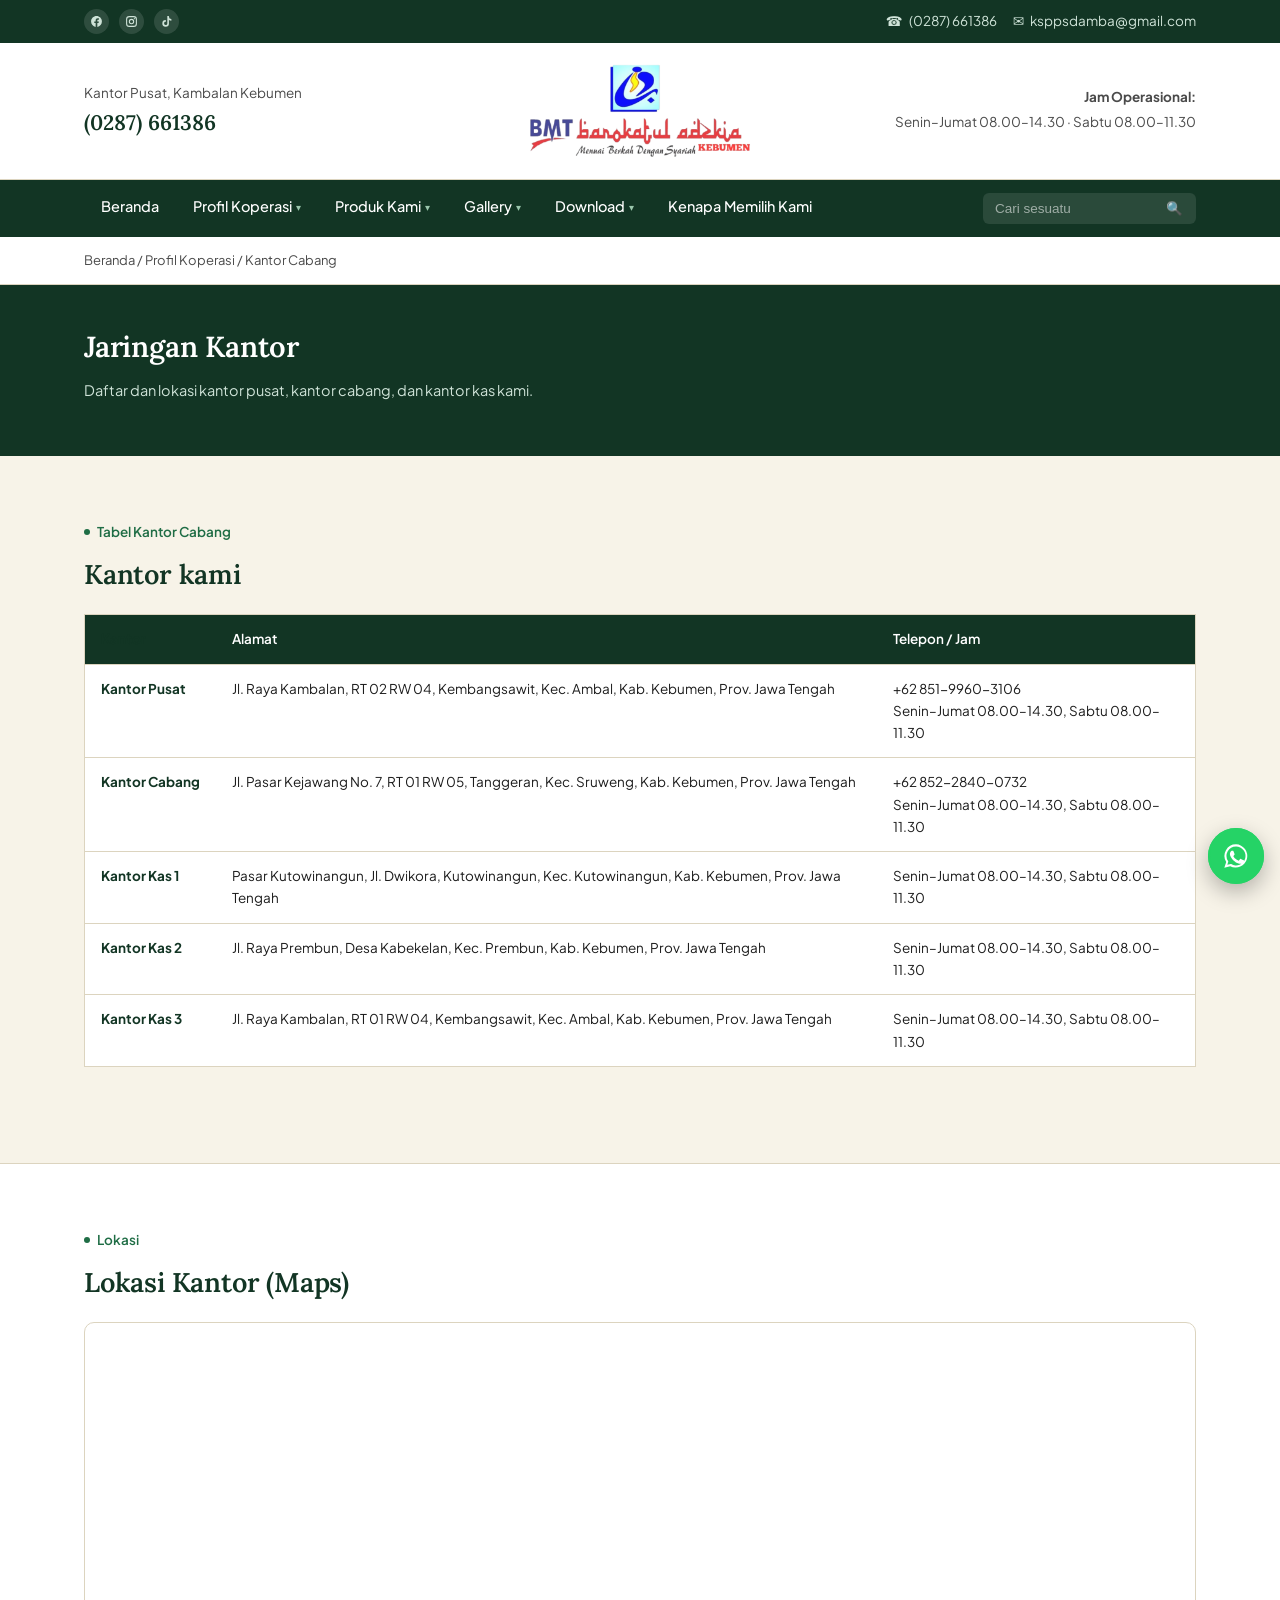
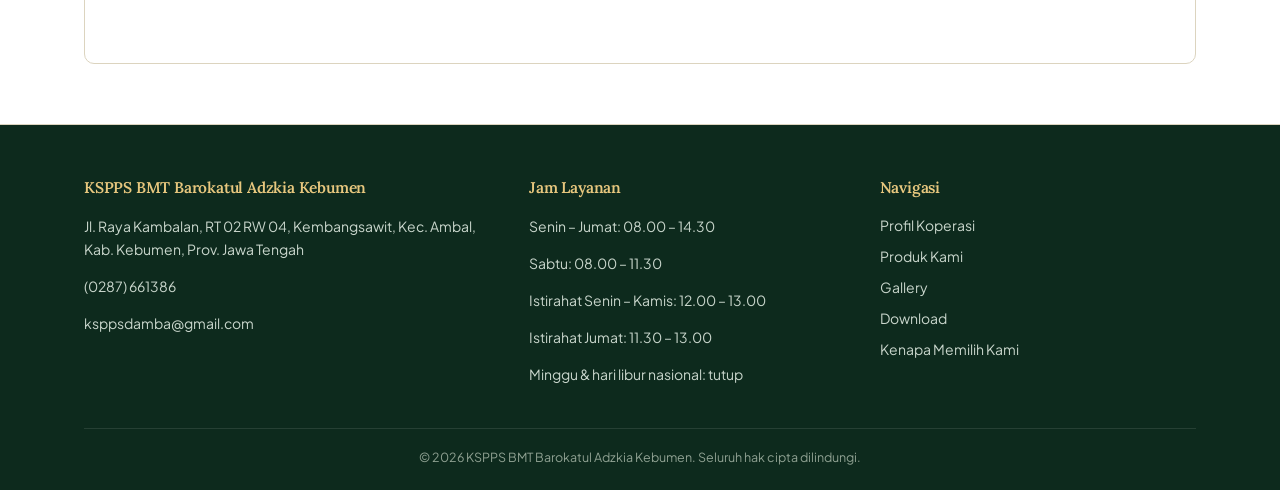
<file: mobile-fix/kantor-cabang.html>
<!DOCTYPE html>
<html lang="id">
<head>
<meta charset="UTF-8">
<meta name="viewport" content="width=device-width, initial-scale=1.0">
<title>Kantor Cabang - KSPPS BMT Barokatul Adzkia Kebumen</title>
<meta name="description" content="Daftar dan lokasi kantor cabang KSPPS BMT Barokatul Adzkia.">
<link rel="icon" type="image/png" href="assets/logo-icon.png">
<link rel="preconnect" href="https://fonts.googleapis.com">
<link rel="preconnect" href="https://fonts.gstatic.com" crossorigin>
<link href="https://fonts.googleapis.com/css2?family=Lora:ital,wght@0,500;0,600;0,700;1,500&family=Plus+Jakarta+Sans:wght@400;500;600;700&display=swap" rel="stylesheet">
<link rel="stylesheet" href="css/style.css">
</head>
<body>
<div class="page-loader" id="pageLoader"><div class="page-loader-spinner"></div></div>
<a class="skip-link" href="#main">Langsung ke konten utama</a>

<div class="topbar">
  <div class="wrap">
    <div class="topbar-left">
      <div class="social-icons">
        <a href="https://www.facebook.com/profile.php?id=61551480452807" title="Facebook" aria-label="Facebook" target="_blank" rel="noopener"><svg viewBox="0 0 24 24" width="13" height="13" fill="currentColor" aria-hidden="true"><path d="M22 12.06C22 6.53 17.52 2 12 2S2 6.53 2 12.06c0 5 3.66 9.13 8.44 9.94v-7.03H7.9v-2.91h2.54V9.85c0-2.51 1.49-3.9 3.77-3.9 1.09 0 2.23.2 2.23.2v2.46h-1.26c-1.24 0-1.63.77-1.63 1.56v1.87h2.78l-.44 2.91h-2.34V22c4.78-.81 8.44-4.94 8.44-9.94z"/></svg></a>
        <a href="https://www.instagram.com/barokatul_adzkia" title="Instagram" aria-label="Instagram" target="_blank" rel="noopener"><svg viewBox="0 0 24 24" width="13" height="13" fill="none" stroke="currentColor" stroke-width="2" aria-hidden="true"><rect x="3" y="3" width="18" height="18" rx="5"/><circle cx="12" cy="12" r="4"/><circle cx="17.3" cy="6.7" r="1.1" fill="currentColor" stroke="none"/></svg></a>
        <a href="https://www.tiktok.com/@baitul.maal.barok" title="TikTok" aria-label="TikTok" target="_blank" rel="noopener"><svg viewBox="0 0 24 24" width="13" height="13" fill="currentColor" aria-hidden="true"><path d="M16.5 2h-3v13.6a3 3 0 1 1-2.6-2.97V9.5a6.1 6.1 0 1 0 5.6 6.08V9.2a7.9 7.9 0 0 0 4.5 1.4V7.6a4.6 4.6 0 0 1-4.5-4.6z"/></svg></a>
      </div>
    </div>
    <div class="topbar-right">
      <div class="topbar-item">☎ <a href="tel:+62287661386">(0287) 661386</a></div>
      <div class="topbar-item">✉ <a href="mailto:ksppsdamba@gmail.com">ksppsdamba@gmail.com</a></div>
    </div>
  </div>
</div>

<header class="masthead">
  <div class="wrap">
    <div class="masthead-info">
      <div>Kantor Pusat, Kambalan Kebumen</div>
      <div class="phone-big">(0287) 661386</div>
    </div>
    <a class="brand" href="index.html" aria-label="KSPPS BMT Barokatul Adzkia Kebumen - Menuai Berkah Dengan Syariah">
      <img class="brand-logo" src="assets/logo-lengkap.png" alt="Logo KSPPS BMT Barokatul Adzkia Kebumen - Menuai Berkah Dengan Syariah">
      <h1 class="sr-only">KSPPS BMT Barokatul Adzkia Kebumen</h1>
    </a>
    <div class="masthead-meta">
      <div><strong>Jam Operasional:</strong></div>
      <div>Senin–Jumat 08.00–14.30 &middot; Sabtu 08.00–11.30</div>
    </div>
  </div>
</header>

<nav class="mainnav">
  <div class="wrap">
  <div class="nav-inner">
    <a class="nav-brand" href="index.html" aria-label="KSPPS BMT Barokatul Adzkia Kebumen"><img class="nb-icon" src="assets/logo-icon.png" alt=""><img class="nb-word" src="assets/logo-wordmark.png" alt="BMT Barokatul Adzkia Kebumen"></a>
    <button class="navbar-toggle" id="navToggle" aria-expanded="false" aria-controls="navList">☰</button>
    <ul class="nav-list" id="navList">
      <li><a href="index.html">Beranda</a></li>
      <li><a href="profil.html" class="current">Profil Koperasi <span class="chevron">▾</span></a>
        <ul class="submenu">
          <li><a href="tentang-kami.html">Tentang Kami</a></li>
          <li><a href="legalitas.html">Legalitas</a></li>
          <li><a href="visi-misi.html">Visi &amp; Misi</a></li>
          <li><a href="sejarah.html">Sejarah</a></li>
          <li><a href="kantor-cabang.html">Kantor Cabang <span class="subarrow">›</span></a>
            <ul class="submenu">
              <li><a href="kantor-cabang.html#tabel">Tabel Kantor Cabang</a></li>
              <li><a href="kantor-cabang.html#maps">Lokasi Kantor (Maps)</a></li>
            </ul>
          </li>
        </ul>
      </li>
      <li><a href="produk.html">Produk Kami <span class="chevron">▾</span></a>
        <ul class="submenu">
          <li><a href="produk.html#simpanan">Simpanan Anggota <span class="subarrow">›</span></a>
            <ul class="submenu">
              <li><a href="produk.html#si-rela">Si Rela (Simpanan Sukarela)</a></li>
              <li><a href="produk.html#si-pendi">Si Pendi (Simpanan Pendidikan)</a></li>
              <li><a href="produk.html#si-suqur">Si Suqur (Simpanan Qurban/Aqiqah)</a></li>
              <li><a href="produk.html#si-fitri">Si Fitri (Simpanan Idul Fitri)</a></li>
              <li><a href="produk.html#si-simka">Si Simka (Simpanan Mudharabah Berjangka)</a></li>
              <li><a href="produk.html#simpanan-haji">Simpanan Haji/Umroh</a></li>
            </ul>
          </li>
          <li><a href="produk.html#pembiayaan">Pembiayaan Anggota <span class="subarrow">›</span></a>
            <ul class="submenu">
              <li><a href="produk.html#modal-kerja">Pembiayaan Modal Kerja</a></li>
              <li><a href="produk.html#investasi">Pembiayaan Investasi</a></li>
              <li><a href="produk.html#konsumtif">Pembiayaan Konsumtif</a></li>
            </ul>
          </li>
          <li><a href="produk.html#keanggotaan">Keanggotaan</a></li>
        </ul>
      </li>
      <li><a href="gallery.html">Gallery <span class="chevron">▾</span></a>
        <ul class="submenu">
          <li><a href="gallery.html#foto">Foto Kegiatan</a></li>
          <li><a href="gallery.html#video">Video Dokumentasi</a></li>
        </ul>
      </li>
      <li><a href="download.html">Download <span class="chevron">▾</span></a>
        <ul class="submenu">
          <li><a href="download.html#brosur">Brosur &amp; Formulir</a></li>
          <li><a href="download.html#syarat">Syarat Pengajuan</a></li>
        </ul>
      </li>
      <li><a href="kenapa-kami.html">Kenapa Memilih Kami</a></li>
    </ul>
    <div class="nav-search">
      <input type="text" id="siteSearchInput" placeholder="Cari sesuatu">
      <button type="button" id="siteSearchBtn" aria-label="Cari">🔍</button>
    </div>
  </div>
  </div>
</nav>

<main id="main">

<div class="crumb"><div class="wrap"><a href="index.html">Beranda</a> / <a href="profil.html">Profil Koperasi</a> / Kantor Cabang</div></div>
<div class="page-head">
  <div class="wrap">
    <h1>Jaringan Kantor</h1>
    <p>Daftar dan lokasi kantor pusat, kantor cabang, dan kantor kas kami.</p>
  </div>
</div>
  <section id="tabel">
    <div class="wrap">
      <div class="section-head" style="margin-bottom:18px">
        <div class="kicker">Tabel Kantor Cabang</div>
        <h2>Kantor kami</h2>
      </div>
      <table class="branch-table">
        <thead><tr><th>Kantor</th><th>Alamat</th><th>Telepon / Jam</th></tr></thead>
        <tbody>
          <tr>
            <td>Kantor Pusat</td>
            <td>Jl. Raya Kambalan, RT 02 RW 04, Kembangsawit, Kec. Ambal, Kab. Kebumen, Prov. Jawa Tengah</td>
            <td>+62 851-9960-3106<br>Senin–Jumat 08.00–14.30, Sabtu 08.00–11.30</td>
          </tr>
          <tr>
            <td>Kantor Cabang</td>
            <td>Jl. Pasar Kejawang No. 7, RT 01 RW 05, Tanggeran, Kec. Sruweng, Kab. Kebumen, Prov. Jawa Tengah</td>
            <td>+62 852-2840-0732<br>Senin–Jumat 08.00–14.30, Sabtu 08.00–11.30</td>
          </tr>
          <tr>
            <td>Kantor Kas 1</td>
            <td>Pasar Kutowinangun, Jl. Dwikora, Kutowinangun, Kec. Kutowinangun, Kab. Kebumen, Prov. Jawa Tengah</td>
            <td>Senin–Jumat 08.00–14.30, Sabtu 08.00–11.30</td>
          </tr>
          <tr>
            <td>Kantor Kas 2</td>
            <td>Jl. Raya Prembun, Desa Kabekelan, Kec. Prembun, Kab. Kebumen, Prov. Jawa Tengah</td>
            <td>Senin–Jumat 08.00–14.30, Sabtu 08.00–11.30</td>
          </tr>
          <tr>
            <td>Kantor Kas 3</td>
            <td>Jl. Raya Kambalan, RT 01 RW 04, Kembangsawit, Kec. Ambal, Kab. Kebumen, Prov. Jawa Tengah</td>
            <td>Senin–Jumat 08.00–14.30, Sabtu 08.00–11.30</td>
          </tr>
        </tbody>
      </table>
    </div>
  </section>

  <section class="alt-bg" id="maps">
    <div class="wrap">
      <div class="section-head" style="margin-bottom:18px">
        <div class="kicker">Lokasi</div>
        <h2>Lokasi Kantor (Maps)</h2>
      </div>
      <div class="map-embed">
        <iframe title="Lokasi Kantor Pusat KSPPS BMT Barokatul Adzkia" loading="lazy"
          src="https://www.google.com/maps?q=Kembangsawit,+Ambal,+Kebumen&output=embed"></iframe>
      </div>
    </div>
  </section>

</main>
<footer>
  <div class="wrap">
    <div class="footer-grid">
      <div>
        <h4>KSPPS BMT Barokatul Adzkia Kebumen</h4>
        <p>Jl. Raya Kambalan, RT 02 RW 04, Kembangsawit, Kec. Ambal, Kab. Kebumen, Prov. Jawa Tengah</p>
        <p><a href="tel:+62287661386">(0287) 661386</a></p>
        <p><a href="mailto:ksppsdamba@gmail.com">ksppsdamba@gmail.com</a></p>
      </div>
      <div>
        <h4>Jam Layanan</h4>
        <p>Senin – Jumat: 08.00 – 14.30</p>
        <p>Sabtu: 08.00 – 11.30</p>
        <p>Istirahat Senin – Kamis: 12.00 – 13.00</p>
        <p>Istirahat Jumat: 11.30 – 13.00</p>
        <p>Minggu &amp; hari libur nasional: tutup</p>
      </div>
      <div>
        <h4>Navigasi</h4>
        <a href="profil.html">Profil Koperasi</a>
        <a href="produk.html">Produk Kami</a>
        <a href="gallery.html">Gallery</a>
        <a href="download.html">Download</a>
        <a href="kenapa-kami.html">Kenapa Memilih Kami</a>
      </div>
    </div>
    <div class="footer-bottom">
      © <span id="year"></span> KSPPS BMT Barokatul Adzkia Kebumen. Seluruh hak cipta dilindungi.
    </div>
  </div>
</footer>

<a class="wa-float" href="https://wa.me/6285878755748" target="_blank" rel="noopener" aria-label="Chat WhatsApp"><svg viewBox="0 0 24 24" width="28" height="28" fill="currentColor" aria-hidden="true"><path d="M12.04 2a9.9 9.9 0 0 0-8.43 15.1L2 22l5.05-1.32A9.93 9.93 0 1 0 12.04 2zm0 1.8a8.13 8.13 0 1 1-4.15 15.14l-.3-.18-3 .78.8-2.92-.2-.3A8.13 8.13 0 0 1 12.04 3.8zM8.6 7.5c-.2 0-.52.07-.8.37-.27.3-1.04 1.02-1.04 2.48s1.07 2.88 1.22 3.08c.15.2 2.06 3.3 5.1 4.5 2.52 1 3.03.8 3.57.75.55-.05 1.76-.72 2-1.42.25-.7.25-1.3.17-1.42-.07-.12-.27-.2-.57-.35s-1.76-.87-2.03-.97c-.27-.1-.47-.15-.67.15-.2.3-.77.97-.94 1.17-.17.2-.35.22-.65.07-.3-.15-1.26-.46-2.4-1.48-.89-.79-1.49-1.77-1.66-2.07-.17-.3-.02-.46.13-.6.13-.14.3-.35.45-.52.15-.18.2-.3.3-.5.1-.2.05-.37-.02-.52-.08-.15-.67-1.62-.92-2.22-.24-.58-.49-.5-.67-.51h-.57z"/></svg></a>
<script src="js/site.js"></script>
</body>
</html>
</file>
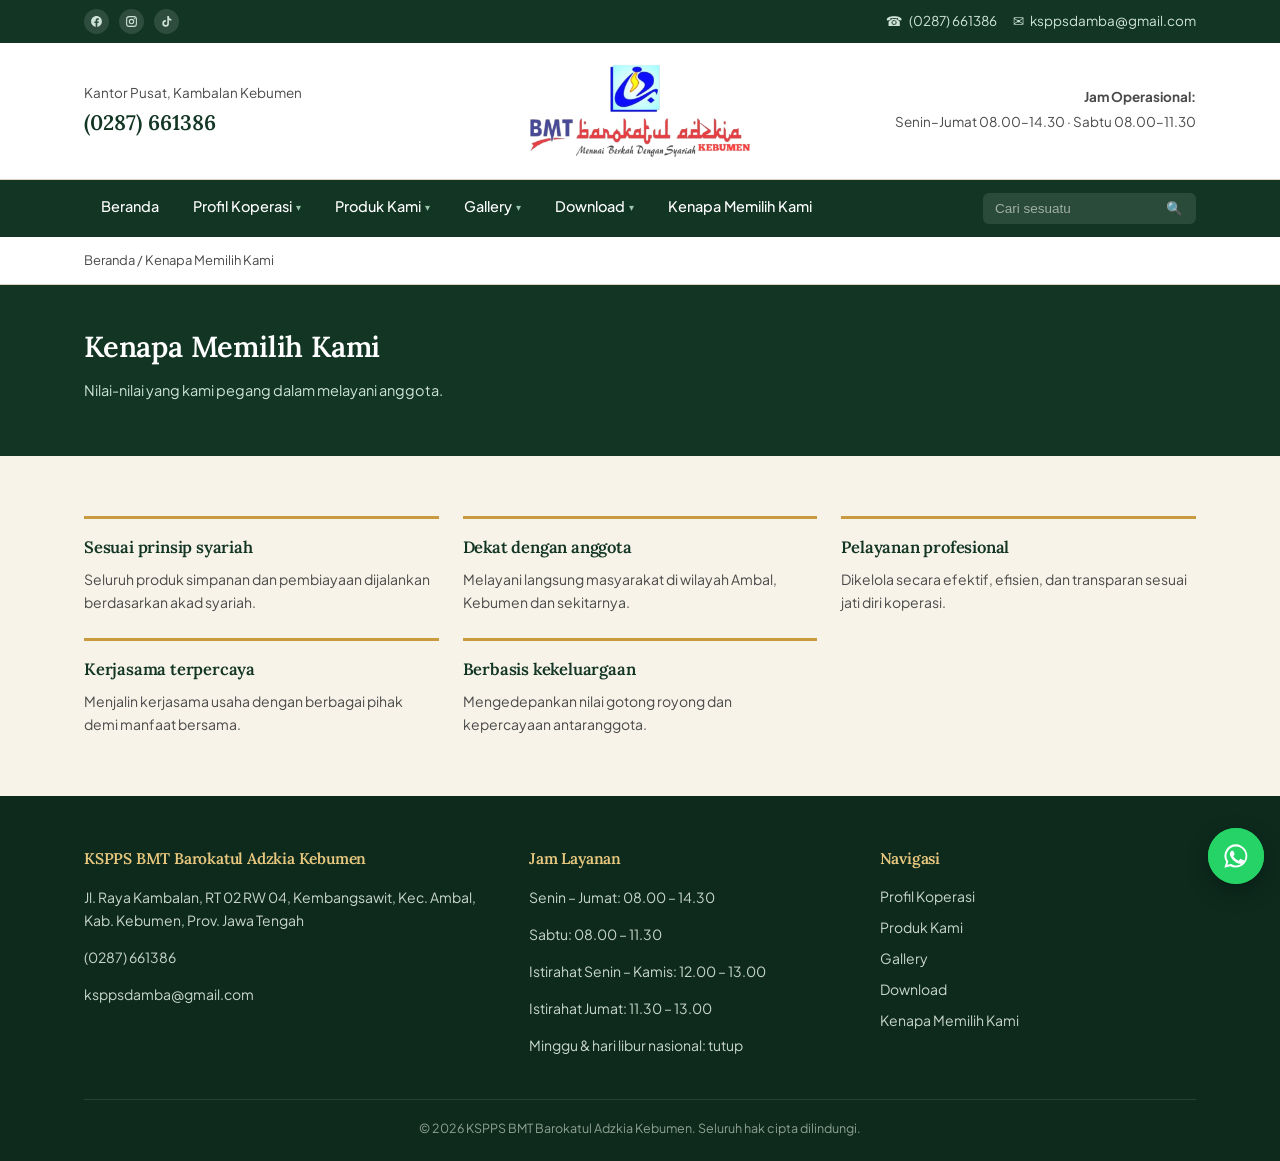
<file: mobile-fix/kenapa-kami.html>
<!DOCTYPE html>
<html lang="id">
<head>
<meta charset="UTF-8">
<meta name="viewport" content="width=device-width, initial-scale=1.0">
<title>Kenapa Memilih Kami - KSPPS BMT Barokatul Adzkia Kebumen</title>
<meta name="description" content="Alasan memilih KSPPS BMT Barokatul Adzkia.">
<link rel="icon" type="image/png" href="assets/logo-icon.png">
<link rel="preconnect" href="https://fonts.googleapis.com">
<link rel="preconnect" href="https://fonts.gstatic.com" crossorigin>
<link href="https://fonts.googleapis.com/css2?family=Lora:ital,wght@0,500;0,600;0,700;1,500&family=Plus+Jakarta+Sans:wght@400;500;600;700&display=swap" rel="stylesheet">
<link rel="stylesheet" href="css/style.css">
</head>
<body>
<div class="page-loader" id="pageLoader"><div class="page-loader-spinner"></div></div>
<a class="skip-link" href="#main">Langsung ke konten utama</a>

<div class="topbar">
  <div class="wrap">
    <div class="topbar-left">
      <div class="social-icons">
        <a href="https://www.facebook.com/profile.php?id=61551480452807" title="Facebook" aria-label="Facebook" target="_blank" rel="noopener"><svg viewBox="0 0 24 24" width="13" height="13" fill="currentColor" aria-hidden="true"><path d="M22 12.06C22 6.53 17.52 2 12 2S2 6.53 2 12.06c0 5 3.66 9.13 8.44 9.94v-7.03H7.9v-2.91h2.54V9.85c0-2.51 1.49-3.9 3.77-3.9 1.09 0 2.23.2 2.23.2v2.46h-1.26c-1.24 0-1.63.77-1.63 1.56v1.87h2.78l-.44 2.91h-2.34V22c4.78-.81 8.44-4.94 8.44-9.94z"/></svg></a>
        <a href="https://www.instagram.com/barokatul_adzkia" title="Instagram" aria-label="Instagram" target="_blank" rel="noopener"><svg viewBox="0 0 24 24" width="13" height="13" fill="none" stroke="currentColor" stroke-width="2" aria-hidden="true"><rect x="3" y="3" width="18" height="18" rx="5"/><circle cx="12" cy="12" r="4"/><circle cx="17.3" cy="6.7" r="1.1" fill="currentColor" stroke="none"/></svg></a>
        <a href="https://www.tiktok.com/@baitul.maal.barok" title="TikTok" aria-label="TikTok" target="_blank" rel="noopener"><svg viewBox="0 0 24 24" width="13" height="13" fill="currentColor" aria-hidden="true"><path d="M16.5 2h-3v13.6a3 3 0 1 1-2.6-2.97V9.5a6.1 6.1 0 1 0 5.6 6.08V9.2a7.9 7.9 0 0 0 4.5 1.4V7.6a4.6 4.6 0 0 1-4.5-4.6z"/></svg></a>
      </div>
    </div>
    <div class="topbar-right">
      <div class="topbar-item">☎ <a href="tel:+62287661386">(0287) 661386</a></div>
      <div class="topbar-item">✉ <a href="mailto:ksppsdamba@gmail.com">ksppsdamba@gmail.com</a></div>
    </div>
  </div>
</div>

<header class="masthead">
  <div class="wrap">
    <div class="masthead-info">
      <div>Kantor Pusat, Kambalan Kebumen</div>
      <div class="phone-big">(0287) 661386</div>
    </div>
    <a class="brand" href="index.html" aria-label="KSPPS BMT Barokatul Adzkia Kebumen - Menuai Berkah Dengan Syariah">
      <img class="brand-logo" src="assets/logo-lengkap.png" alt="Logo KSPPS BMT Barokatul Adzkia Kebumen - Menuai Berkah Dengan Syariah">
      <h1 class="sr-only">KSPPS BMT Barokatul Adzkia Kebumen</h1>
    </a>
    <div class="masthead-meta">
      <div><strong>Jam Operasional:</strong></div>
      <div>Senin–Jumat 08.00–14.30 &middot; Sabtu 08.00–11.30</div>
    </div>
  </div>
</header>

<nav class="mainnav">
  <div class="wrap">
  <div class="nav-inner">
    <a class="nav-brand" href="index.html" aria-label="KSPPS BMT Barokatul Adzkia Kebumen"><img class="nb-icon" src="assets/logo-icon.png" alt=""><img class="nb-word" src="assets/logo-wordmark.png" alt="BMT Barokatul Adzkia Kebumen"></a>
    <button class="navbar-toggle" id="navToggle" aria-expanded="false" aria-controls="navList">☰</button>
    <ul class="nav-list" id="navList">
      <li><a href="index.html">Beranda</a></li>
      <li><a href="profil.html">Profil Koperasi <span class="chevron">▾</span></a>
        <ul class="submenu">
          <li><a href="tentang-kami.html">Tentang Kami</a></li>
          <li><a href="legalitas.html">Legalitas</a></li>
          <li><a href="visi-misi.html">Visi &amp; Misi</a></li>
          <li><a href="sejarah.html">Sejarah</a></li>
          <li><a href="kantor-cabang.html">Kantor Cabang <span class="subarrow">›</span></a>
            <ul class="submenu">
              <li><a href="kantor-cabang.html#tabel">Tabel Kantor Cabang</a></li>
              <li><a href="kantor-cabang.html#maps">Lokasi Kantor (Maps)</a></li>
            </ul>
          </li>
        </ul>
      </li>
      <li><a href="produk.html">Produk Kami <span class="chevron">▾</span></a>
        <ul class="submenu">
          <li><a href="produk.html#simpanan">Simpanan Anggota <span class="subarrow">›</span></a>
            <ul class="submenu">
              <li><a href="produk.html#si-rela">Si Rela (Simpanan Sukarela)</a></li>
              <li><a href="produk.html#si-pendi">Si Pendi (Simpanan Pendidikan)</a></li>
              <li><a href="produk.html#si-suqur">Si Suqur (Simpanan Qurban/Aqiqah)</a></li>
              <li><a href="produk.html#si-fitri">Si Fitri (Simpanan Idul Fitri)</a></li>
              <li><a href="produk.html#si-simka">Si Simka (Simpanan Mudharabah Berjangka)</a></li>
              <li><a href="produk.html#simpanan-haji">Simpanan Haji/Umroh</a></li>
            </ul>
          </li>
          <li><a href="produk.html#pembiayaan">Pembiayaan Anggota <span class="subarrow">›</span></a>
            <ul class="submenu">
              <li><a href="produk.html#modal-kerja">Pembiayaan Modal Kerja</a></li>
              <li><a href="produk.html#investasi">Pembiayaan Investasi</a></li>
              <li><a href="produk.html#konsumtif">Pembiayaan Konsumtif</a></li>
            </ul>
          </li>
          <li><a href="produk.html#keanggotaan">Keanggotaan</a></li>
        </ul>
      </li>
      <li><a href="gallery.html">Gallery <span class="chevron">▾</span></a>
        <ul class="submenu">
          <li><a href="gallery.html#foto">Foto Kegiatan</a></li>
          <li><a href="gallery.html#video">Video Dokumentasi</a></li>
        </ul>
      </li>
      <li><a href="download.html">Download <span class="chevron">▾</span></a>
        <ul class="submenu">
          <li><a href="download.html#brosur">Brosur &amp; Formulir</a></li>
          <li><a href="download.html#syarat">Syarat Pengajuan</a></li>
        </ul>
      </li>
      <li><a href="kenapa-kami.html" class="current">Kenapa Memilih Kami</a></li>
    </ul>
    <div class="nav-search">
      <input type="text" id="siteSearchInput" placeholder="Cari sesuatu">
      <button type="button" id="siteSearchBtn" aria-label="Cari">🔍</button>
    </div>
  </div>
  </div>
</nav>

<main id="main">

<div class="crumb"><div class="wrap"><a href="index.html">Beranda</a> / Kenapa Memilih Kami</div></div>
<div class="page-head">
  <div class="wrap">
    <h1>Kenapa Memilih Kami</h1>
    <p>Nilai-nilai yang kami pegang dalam melayani anggota.</p>
  </div>
</div>
  <section>
    <div class="wrap">
      <div class="why-grid">
        <div class="why-card"><h3>Sesuai prinsip syariah</h3><p>Seluruh produk simpanan dan pembiayaan dijalankan berdasarkan akad syariah.</p></div>
        <div class="why-card"><h3>Dekat dengan anggota</h3><p>Melayani langsung masyarakat di wilayah Ambal, Kebumen dan sekitarnya.</p></div>
        <div class="why-card"><h3>Pelayanan profesional</h3><p>Dikelola secara efektif, efisien, dan transparan sesuai jati diri koperasi.</p></div>
        <div class="why-card"><h3>Kerjasama terpercaya</h3><p>Menjalin kerjasama usaha dengan berbagai pihak demi manfaat bersama.</p></div>
        <div class="why-card"><h3>Berbasis kekeluargaan</h3><p>Mengedepankan nilai gotong royong dan kepercayaan antaranggota.</p></div>
      </div>
    </div>
  </section>

</main>
<footer>
  <div class="wrap">
    <div class="footer-grid">
      <div>
        <h4>KSPPS BMT Barokatul Adzkia Kebumen</h4>
        <p>Jl. Raya Kambalan, RT 02 RW 04, Kembangsawit, Kec. Ambal, Kab. Kebumen, Prov. Jawa Tengah</p>
        <p><a href="tel:+62287661386">(0287) 661386</a></p>
        <p><a href="mailto:ksppsdamba@gmail.com">ksppsdamba@gmail.com</a></p>
      </div>
      <div>
        <h4>Jam Layanan</h4>
        <p>Senin – Jumat: 08.00 – 14.30</p>
        <p>Sabtu: 08.00 – 11.30</p>
        <p>Istirahat Senin – Kamis: 12.00 – 13.00</p>
        <p>Istirahat Jumat: 11.30 – 13.00</p>
        <p>Minggu &amp; hari libur nasional: tutup</p>
      </div>
      <div>
        <h4>Navigasi</h4>
        <a href="profil.html">Profil Koperasi</a>
        <a href="produk.html">Produk Kami</a>
        <a href="gallery.html">Gallery</a>
        <a href="download.html">Download</a>
        <a href="kenapa-kami.html">Kenapa Memilih Kami</a>
      </div>
    </div>
    <div class="footer-bottom">
      © <span id="year"></span> KSPPS BMT Barokatul Adzkia Kebumen. Seluruh hak cipta dilindungi.
    </div>
  </div>
</footer>

<a class="wa-float" href="https://wa.me/6285878755748" target="_blank" rel="noopener" aria-label="Chat WhatsApp"><svg viewBox="0 0 24 24" width="28" height="28" fill="currentColor" aria-hidden="true"><path d="M12.04 2a9.9 9.9 0 0 0-8.43 15.1L2 22l5.05-1.32A9.93 9.93 0 1 0 12.04 2zm0 1.8a8.13 8.13 0 1 1-4.15 15.14l-.3-.18-3 .78.8-2.92-.2-.3A8.13 8.13 0 0 1 12.04 3.8zM8.6 7.5c-.2 0-.52.07-.8.37-.27.3-1.04 1.02-1.04 2.48s1.07 2.88 1.22 3.08c.15.2 2.06 3.3 5.1 4.5 2.52 1 3.03.8 3.57.75.55-.05 1.76-.72 2-1.42.25-.7.25-1.3.17-1.42-.07-.12-.27-.2-.57-.35s-1.76-.87-2.03-.97c-.27-.1-.47-.15-.67.15-.2.3-.77.97-.94 1.17-.17.2-.35.22-.65.07-.3-.15-1.26-.46-2.4-1.48-.89-.79-1.49-1.77-1.66-2.07-.17-.3-.02-.46.13-.6.13-.14.3-.35.45-.52.15-.18.2-.3.3-.5.1-.2.05-.37-.02-.52-.08-.15-.67-1.62-.92-2.22-.24-.58-.49-.5-.67-.51h-.57z"/></svg></a>
<script src="js/site.js"></script>
</body>
</html>
</file>
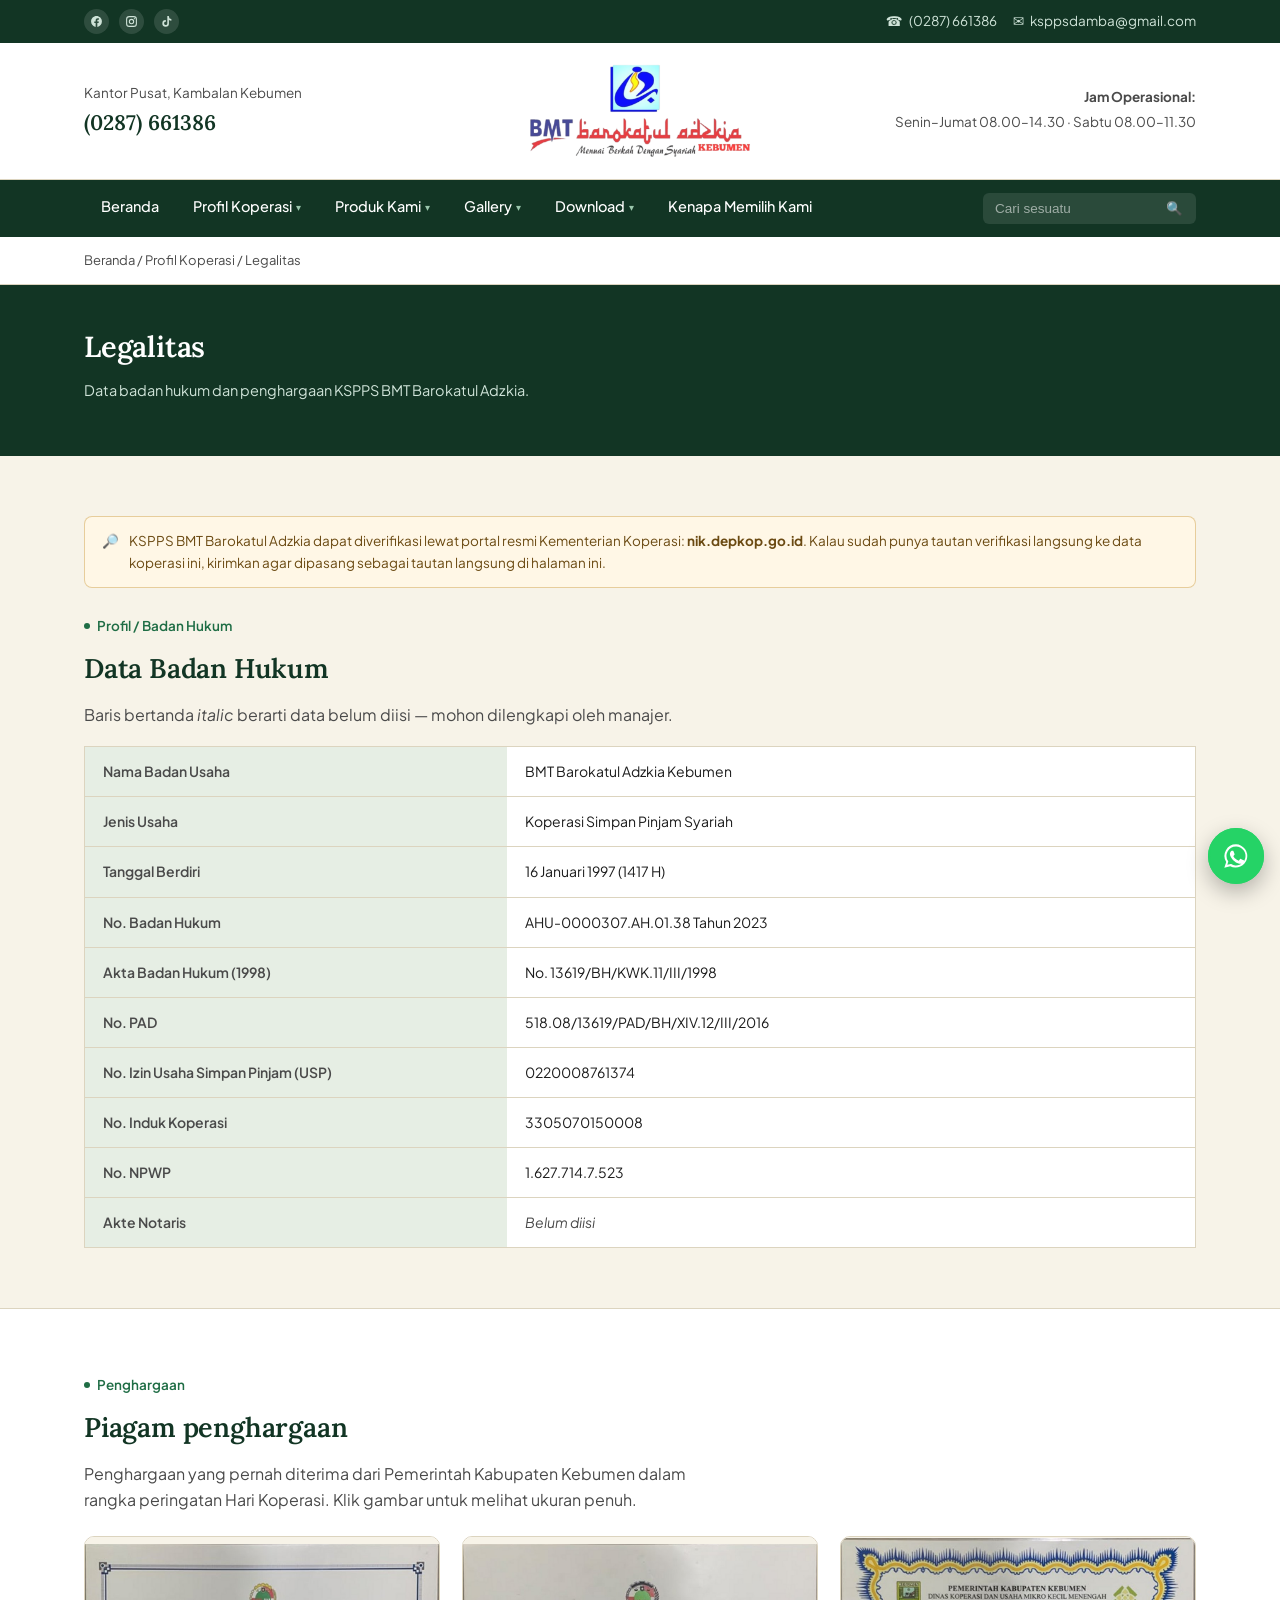
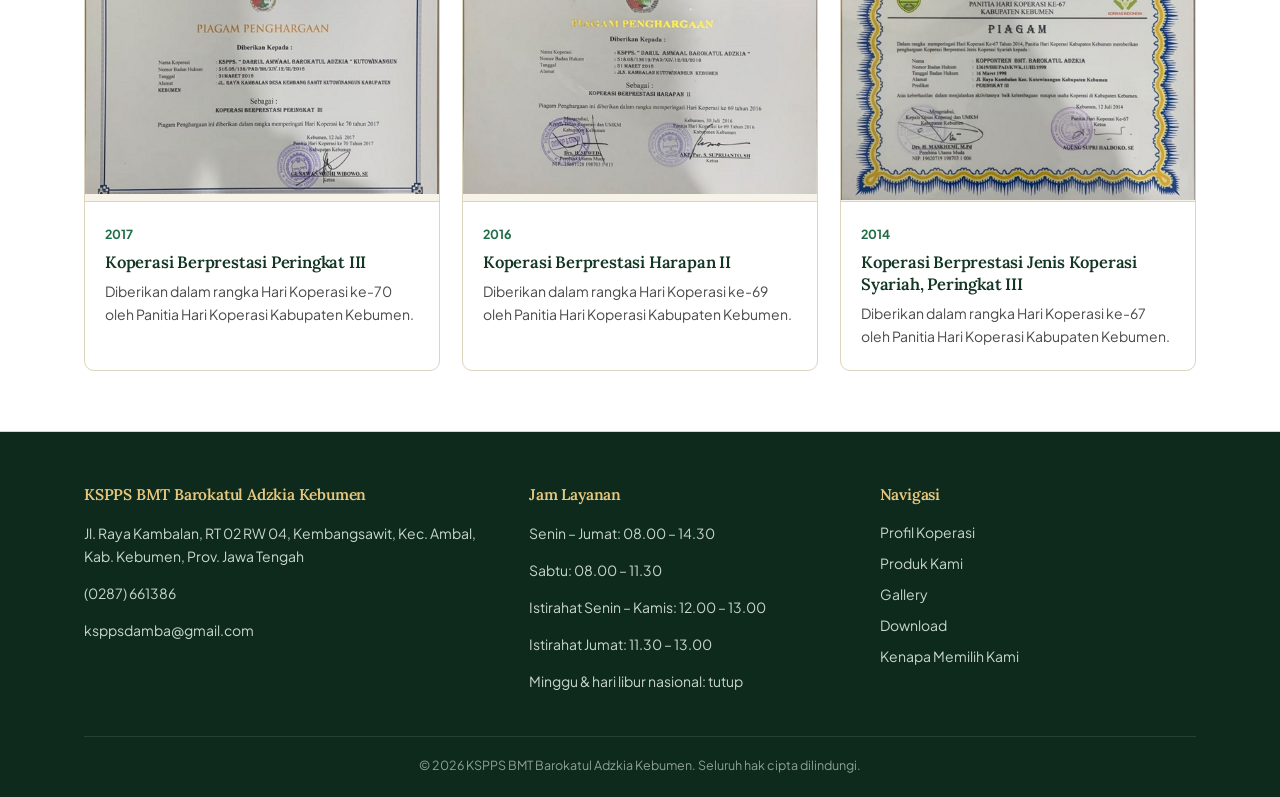
<file: mobile-fix/legalitas.html>
<!DOCTYPE html>
<html lang="id">
<head>
<meta charset="UTF-8">
<meta name="viewport" content="width=device-width, initial-scale=1.0">
<title>Legalitas - KSPPS BMT Barokatul Adzkia Kebumen</title>
<meta name="description" content="Legalitas, badan hukum, dan izin usaha KSPPS BMT Barokatul Adzkia.">
<link rel="icon" type="image/png" href="assets/logo-icon.png">
<link rel="preconnect" href="https://fonts.googleapis.com">
<link rel="preconnect" href="https://fonts.gstatic.com" crossorigin>
<link href="https://fonts.googleapis.com/css2?family=Lora:ital,wght@0,500;0,600;0,700;1,500&family=Plus+Jakarta+Sans:wght@400;500;600;700&display=swap" rel="stylesheet">
<link rel="stylesheet" href="css/style.css">
</head>
<body>
<div class="page-loader" id="pageLoader"><div class="page-loader-spinner"></div></div>
<a class="skip-link" href="#main">Langsung ke konten utama</a>

<div class="topbar">
  <div class="wrap">
    <div class="topbar-left">
      <div class="social-icons">
        <a href="https://www.facebook.com/profile.php?id=61551480452807" title="Facebook" aria-label="Facebook" target="_blank" rel="noopener"><svg viewBox="0 0 24 24" width="13" height="13" fill="currentColor" aria-hidden="true"><path d="M22 12.06C22 6.53 17.52 2 12 2S2 6.53 2 12.06c0 5 3.66 9.13 8.44 9.94v-7.03H7.9v-2.91h2.54V9.85c0-2.51 1.49-3.9 3.77-3.9 1.09 0 2.23.2 2.23.2v2.46h-1.26c-1.24 0-1.63.77-1.63 1.56v1.87h2.78l-.44 2.91h-2.34V22c4.78-.81 8.44-4.94 8.44-9.94z"/></svg></a>
        <a href="https://www.instagram.com/barokatul_adzkia" title="Instagram" aria-label="Instagram" target="_blank" rel="noopener"><svg viewBox="0 0 24 24" width="13" height="13" fill="none" stroke="currentColor" stroke-width="2" aria-hidden="true"><rect x="3" y="3" width="18" height="18" rx="5"/><circle cx="12" cy="12" r="4"/><circle cx="17.3" cy="6.7" r="1.1" fill="currentColor" stroke="none"/></svg></a>
        <a href="https://www.tiktok.com/@baitul.maal.barok" title="TikTok" aria-label="TikTok" target="_blank" rel="noopener"><svg viewBox="0 0 24 24" width="13" height="13" fill="currentColor" aria-hidden="true"><path d="M16.5 2h-3v13.6a3 3 0 1 1-2.6-2.97V9.5a6.1 6.1 0 1 0 5.6 6.08V9.2a7.9 7.9 0 0 0 4.5 1.4V7.6a4.6 4.6 0 0 1-4.5-4.6z"/></svg></a>
      </div>
    </div>
    <div class="topbar-right">
      <div class="topbar-item">☎ <a href="tel:+62287661386">(0287) 661386</a></div>
      <div class="topbar-item">✉ <a href="mailto:ksppsdamba@gmail.com">ksppsdamba@gmail.com</a></div>
    </div>
  </div>
</div>

<header class="masthead">
  <div class="wrap">
    <div class="masthead-info">
      <div>Kantor Pusat, Kambalan Kebumen</div>
      <div class="phone-big">(0287) 661386</div>
    </div>
    <a class="brand" href="index.html" aria-label="KSPPS BMT Barokatul Adzkia Kebumen - Menuai Berkah Dengan Syariah">
      <img class="brand-logo" src="assets/logo-lengkap.png" alt="Logo KSPPS BMT Barokatul Adzkia Kebumen - Menuai Berkah Dengan Syariah">
      <h1 class="sr-only">KSPPS BMT Barokatul Adzkia Kebumen</h1>
    </a>
    <div class="masthead-meta">
      <div><strong>Jam Operasional:</strong></div>
      <div>Senin–Jumat 08.00–14.30 &middot; Sabtu 08.00–11.30</div>
    </div>
  </div>
</header>

<nav class="mainnav">
  <div class="wrap">
  <div class="nav-inner">
    <a class="nav-brand" href="index.html" aria-label="KSPPS BMT Barokatul Adzkia Kebumen"><img class="nb-icon" src="assets/logo-icon.png" alt=""><img class="nb-word" src="assets/logo-wordmark.png" alt="BMT Barokatul Adzkia Kebumen"></a>
    <button class="navbar-toggle" id="navToggle" aria-expanded="false" aria-controls="navList">☰</button>
    <ul class="nav-list" id="navList">
      <li><a href="index.html">Beranda</a></li>
      <li><a href="profil.html" class="current">Profil Koperasi <span class="chevron">▾</span></a>
        <ul class="submenu">
          <li><a href="tentang-kami.html">Tentang Kami</a></li>
          <li><a href="legalitas.html">Legalitas</a></li>
          <li><a href="visi-misi.html">Visi &amp; Misi</a></li>
          <li><a href="sejarah.html">Sejarah</a></li>
          <li><a href="kantor-cabang.html">Kantor Cabang <span class="subarrow">›</span></a>
            <ul class="submenu">
              <li><a href="kantor-cabang.html#tabel">Tabel Kantor Cabang</a></li>
              <li><a href="kantor-cabang.html#maps">Lokasi Kantor (Maps)</a></li>
            </ul>
          </li>
        </ul>
      </li>
      <li><a href="produk.html">Produk Kami <span class="chevron">▾</span></a>
        <ul class="submenu">
          <li><a href="produk.html#simpanan">Simpanan Anggota <span class="subarrow">›</span></a>
            <ul class="submenu">
              <li><a href="produk.html#si-rela">Si Rela (Simpanan Sukarela)</a></li>
              <li><a href="produk.html#si-pendi">Si Pendi (Simpanan Pendidikan)</a></li>
              <li><a href="produk.html#si-suqur">Si Suqur (Simpanan Qurban/Aqiqah)</a></li>
              <li><a href="produk.html#si-fitri">Si Fitri (Simpanan Idul Fitri)</a></li>
              <li><a href="produk.html#si-simka">Si Simka (Simpanan Mudharabah Berjangka)</a></li>
              <li><a href="produk.html#simpanan-haji">Simpanan Haji/Umroh</a></li>
            </ul>
          </li>
          <li><a href="produk.html#pembiayaan">Pembiayaan Anggota <span class="subarrow">›</span></a>
            <ul class="submenu">
              <li><a href="produk.html#modal-kerja">Pembiayaan Modal Kerja</a></li>
              <li><a href="produk.html#investasi">Pembiayaan Investasi</a></li>
              <li><a href="produk.html#konsumtif">Pembiayaan Konsumtif</a></li>
            </ul>
          </li>
          <li><a href="produk.html#keanggotaan">Keanggotaan</a></li>
        </ul>
      </li>
      <li><a href="gallery.html">Gallery <span class="chevron">▾</span></a>
        <ul class="submenu">
          <li><a href="gallery.html#foto">Foto Kegiatan</a></li>
          <li><a href="gallery.html#video">Video Dokumentasi</a></li>
        </ul>
      </li>
      <li><a href="download.html">Download <span class="chevron">▾</span></a>
        <ul class="submenu">
          <li><a href="download.html#brosur">Brosur &amp; Formulir</a></li>
          <li><a href="download.html#syarat">Syarat Pengajuan</a></li>
        </ul>
      </li>
      <li><a href="kenapa-kami.html">Kenapa Memilih Kami</a></li>
    </ul>
    <div class="nav-search">
      <input type="text" id="siteSearchInput" placeholder="Cari sesuatu">
      <button type="button" id="siteSearchBtn" aria-label="Cari">🔍</button>
    </div>
  </div>
  </div>
</nav>

<main id="main">

<div class="crumb"><div class="wrap"><a href="index.html">Beranda</a> / <a href="profil.html">Profil Koperasi</a> / Legalitas</div></div>
<div class="page-head">
  <div class="wrap">
    <h1>Legalitas</h1>
    <p>Data badan hukum dan penghargaan KSPPS BMT Barokatul Adzkia.</p>
  </div>
</div>
  <section>
    <div class="wrap">
      <div class="info-note"><span>🔎</span><span>KSPPS BMT Barokatul Adzkia dapat diverifikasi lewat portal resmi Kementerian Koperasi: <strong>nik.depkop.go.id</strong>. Kalau sudah punya tautan verifikasi langsung ke data koperasi ini, kirimkan agar dipasang sebagai tautan langsung di halaman ini.</span></div>

      <div class="section-head" style="margin-bottom:18px">
        <div class="kicker">Profil / Badan Hukum</div>
        <h2>Data Badan Hukum</h2>
        <p>Baris bertanda <em>italic</em> berarti data belum diisi — mohon dilengkapi oleh manajer.</p>
      </div>
      <table class="legal-table">
        <tr><th>Nama Badan Usaha</th><td>BMT Barokatul Adzkia Kebumen</td></tr>
        <tr><th>Jenis Usaha</th><td>Koperasi Simpan Pinjam Syariah</td></tr>
        <tr><th>Tanggal Berdiri</th><td>16 Januari 1997 (1417 H)</td></tr>
        <tr><th>No. Badan Hukum</th><td>AHU-0000307.AH.01.38 Tahun 2023</td></tr>
        <tr><th>Akta Badan Hukum (1998)</th><td>No. 13619/BH/KWK.11/III/1998</td></tr>
        <tr><th>No. PAD</th><td>518.08/13619/PAD/BH/XIV.12/III/2016</td></tr>
        <tr><th>No. Izin Usaha Simpan Pinjam (USP)</th><td>0220008761374</td></tr>
        <tr><th>No. Induk Koperasi</th><td>3305070150008</td></tr>
        <tr><th>No. NPWP</th><td>1.627.714.7.523</td></tr>
        <tr><th>Akte Notaris</th><td class="field-empty">Belum diisi</td></tr>
      </table>
    </div>
  </section>

  <section class="alt-bg" id="penghargaan">
    <div class="wrap">
      <div class="section-head" style="margin-bottom:22px">
        <div class="kicker">Penghargaan</div>
        <h2>Piagam penghargaan</h2>
        <p>Penghargaan yang pernah diterima dari Pemerintah Kabupaten Kebumen dalam rangka peringatan Hari Koperasi. Klik gambar untuk melihat ukuran penuh.</p>
      </div>
      <div class="award-grid">
        <a class="award-card" href="assets/penghargaan/penghargaan-2017.jpg" target="_blank" rel="noopener">
          <img src="assets/penghargaan/penghargaan-2017.jpg" alt="Piagam penghargaan Koperasi Berprestasi Peringkat III, Hari Koperasi ke-70 Tahun 2017" loading="lazy">
          <div class="award-body">
            <span class="award-year">2017</span>
            <h3>Koperasi Berprestasi Peringkat III</h3>
            <p>Diberikan dalam rangka Hari Koperasi ke-70 oleh Panitia Hari Koperasi Kabupaten Kebumen.</p>
          </div>
        </a>
        <a class="award-card" href="assets/penghargaan/penghargaan-2016.jpg" target="_blank" rel="noopener">
          <img src="assets/penghargaan/penghargaan-2016.jpg" alt="Piagam penghargaan Koperasi Berprestasi Harapan II, Hari Koperasi ke-69 Tahun 2016" loading="lazy">
          <div class="award-body">
            <span class="award-year">2016</span>
            <h3>Koperasi Berprestasi Harapan II</h3>
            <p>Diberikan dalam rangka Hari Koperasi ke-69 oleh Panitia Hari Koperasi Kabupaten Kebumen.</p>
          </div>
        </a>
        <a class="award-card" href="assets/penghargaan/penghargaan-2014.jpg" target="_blank" rel="noopener">
          <img src="assets/penghargaan/penghargaan-2014.jpg" alt="Piagam penghargaan Koperasi Berprestasi Jenis Koperasi Syariah Peringkat III, Hari Koperasi ke-67 Tahun 2014" loading="lazy">
          <div class="award-body">
            <span class="award-year">2014</span>
            <h3>Koperasi Berprestasi Jenis Koperasi Syariah, Peringkat III</h3>
            <p>Diberikan dalam rangka Hari Koperasi ke-67 oleh Panitia Hari Koperasi Kabupaten Kebumen.</p>
          </div>
        </a>
      </div>
    </div>
  </section>

</main>
<footer>
  <div class="wrap">
    <div class="footer-grid">
      <div>
        <h4>KSPPS BMT Barokatul Adzkia Kebumen</h4>
        <p>Jl. Raya Kambalan, RT 02 RW 04, Kembangsawit, Kec. Ambal, Kab. Kebumen, Prov. Jawa Tengah</p>
        <p><a href="tel:+62287661386">(0287) 661386</a></p>
        <p><a href="mailto:ksppsdamba@gmail.com">ksppsdamba@gmail.com</a></p>
      </div>
      <div>
        <h4>Jam Layanan</h4>
        <p>Senin – Jumat: 08.00 – 14.30</p>
        <p>Sabtu: 08.00 – 11.30</p>
        <p>Istirahat Senin – Kamis: 12.00 – 13.00</p>
        <p>Istirahat Jumat: 11.30 – 13.00</p>
        <p>Minggu &amp; hari libur nasional: tutup</p>
      </div>
      <div>
        <h4>Navigasi</h4>
        <a href="profil.html">Profil Koperasi</a>
        <a href="produk.html">Produk Kami</a>
        <a href="gallery.html">Gallery</a>
        <a href="download.html">Download</a>
        <a href="kenapa-kami.html">Kenapa Memilih Kami</a>
      </div>
    </div>
    <div class="footer-bottom">
      © <span id="year"></span> KSPPS BMT Barokatul Adzkia Kebumen. Seluruh hak cipta dilindungi.
    </div>
  </div>
</footer>

<a class="wa-float" href="https://wa.me/6285878755748" target="_blank" rel="noopener" aria-label="Chat WhatsApp"><svg viewBox="0 0 24 24" width="28" height="28" fill="currentColor" aria-hidden="true"><path d="M12.04 2a9.9 9.9 0 0 0-8.43 15.1L2 22l5.05-1.32A9.93 9.93 0 1 0 12.04 2zm0 1.8a8.13 8.13 0 1 1-4.15 15.14l-.3-.18-3 .78.8-2.92-.2-.3A8.13 8.13 0 0 1 12.04 3.8zM8.6 7.5c-.2 0-.52.07-.8.37-.27.3-1.04 1.02-1.04 2.48s1.07 2.88 1.22 3.08c.15.2 2.06 3.3 5.1 4.5 2.52 1 3.03.8 3.57.75.55-.05 1.76-.72 2-1.42.25-.7.25-1.3.17-1.42-.07-.12-.27-.2-.57-.35s-1.76-.87-2.03-.97c-.27-.1-.47-.15-.67.15-.2.3-.77.97-.94 1.17-.17.2-.35.22-.65.07-.3-.15-1.26-.46-2.4-1.48-.89-.79-1.49-1.77-1.66-2.07-.17-.3-.02-.46.13-.6.13-.14.3-.35.45-.52.15-.18.2-.3.3-.5.1-.2.05-.37-.02-.52-.08-.15-.67-1.62-.92-2.22-.24-.58-.49-.5-.67-.51h-.57z"/></svg></a>
<script src="js/site.js"></script>
</body>
</html>
</file>
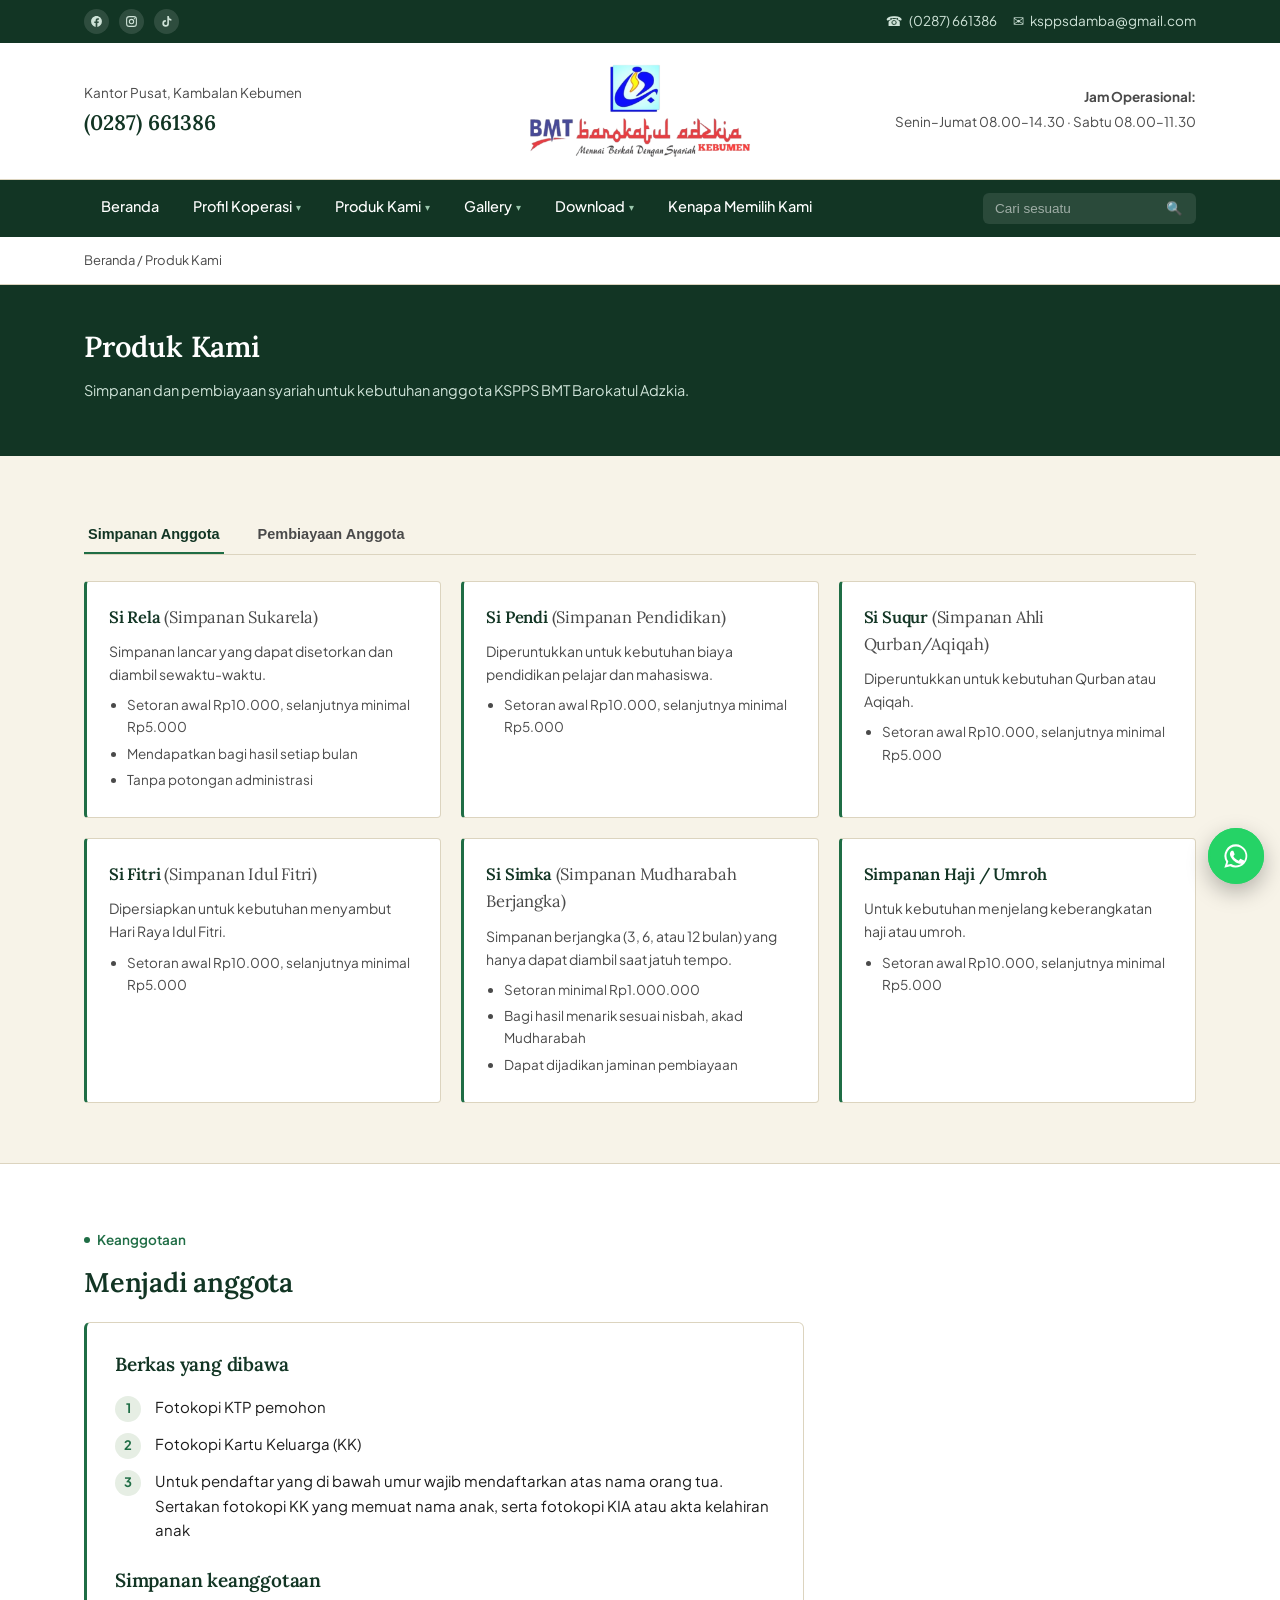
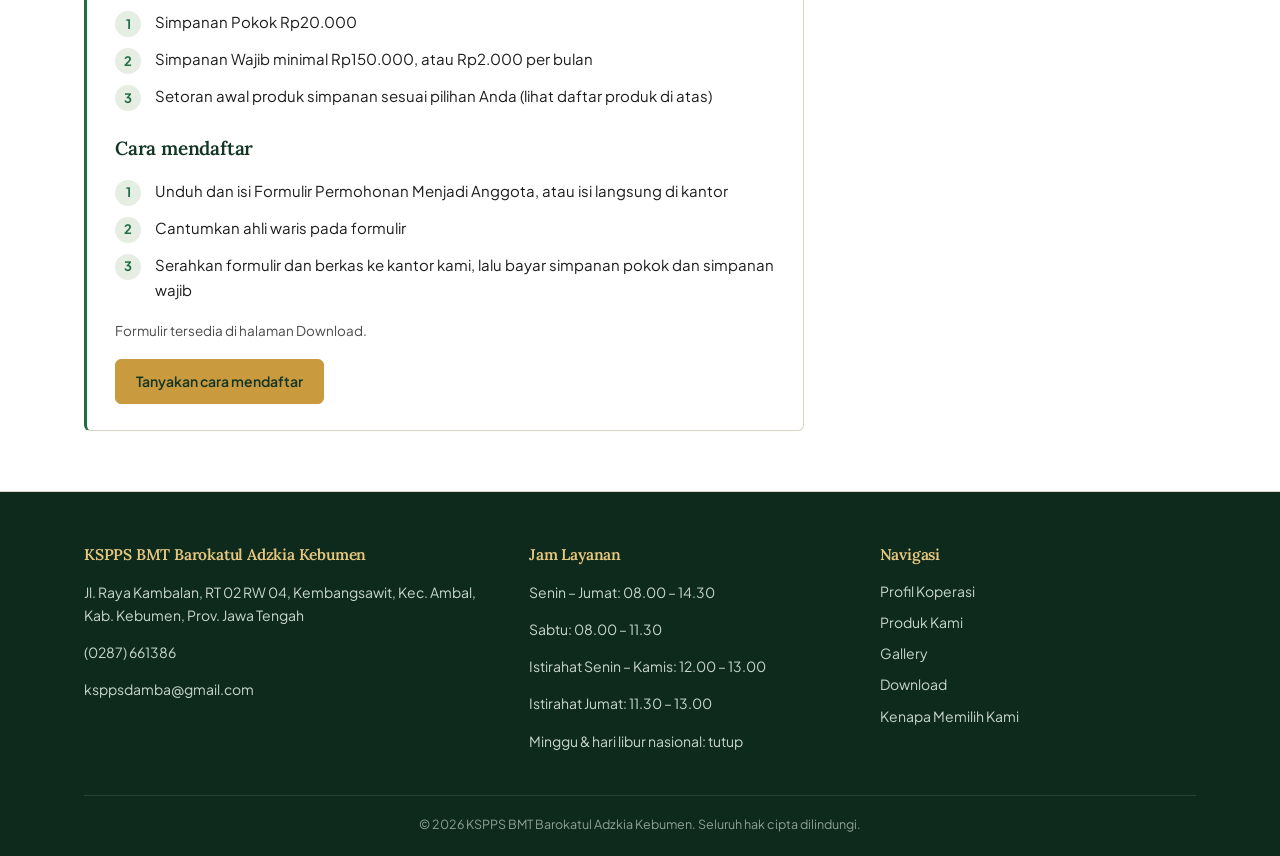
<file: mobile-fix/produk.html>
<!DOCTYPE html>
<html lang="id">
<head>
<meta charset="UTF-8">
<meta name="viewport" content="width=device-width, initial-scale=1.0">
<title>Produk Kami - KSPPS BMT Barokatul Adzkia Kebumen</title>
<meta name="description" content="Produk Simpanan dan Pembiayaan Syariah KSPPS BMT Barokatul Adzkia.">
<link rel="icon" type="image/png" href="assets/logo-icon.png">
<link rel="preconnect" href="https://fonts.googleapis.com">
<link rel="preconnect" href="https://fonts.gstatic.com" crossorigin>
<link href="https://fonts.googleapis.com/css2?family=Lora:ital,wght@0,500;0,600;0,700;1,500&family=Plus+Jakarta+Sans:wght@400;500;600;700&display=swap" rel="stylesheet">
<link rel="stylesheet" href="css/style.css">
</head>
<body>
<div class="page-loader" id="pageLoader"><div class="page-loader-spinner"></div></div>
<a class="skip-link" href="#main">Langsung ke konten utama</a>

<div class="topbar">
  <div class="wrap">
    <div class="topbar-left">
      <div class="social-icons">
        <a href="https://www.facebook.com/profile.php?id=61551480452807" title="Facebook" aria-label="Facebook" target="_blank" rel="noopener"><svg viewBox="0 0 24 24" width="13" height="13" fill="currentColor" aria-hidden="true"><path d="M22 12.06C22 6.53 17.52 2 12 2S2 6.53 2 12.06c0 5 3.66 9.13 8.44 9.94v-7.03H7.9v-2.91h2.54V9.85c0-2.51 1.49-3.9 3.77-3.9 1.09 0 2.23.2 2.23.2v2.46h-1.26c-1.24 0-1.63.77-1.63 1.56v1.87h2.78l-.44 2.91h-2.34V22c4.78-.81 8.44-4.94 8.44-9.94z"/></svg></a>
        <a href="https://www.instagram.com/barokatul_adzkia" title="Instagram" aria-label="Instagram" target="_blank" rel="noopener"><svg viewBox="0 0 24 24" width="13" height="13" fill="none" stroke="currentColor" stroke-width="2" aria-hidden="true"><rect x="3" y="3" width="18" height="18" rx="5"/><circle cx="12" cy="12" r="4"/><circle cx="17.3" cy="6.7" r="1.1" fill="currentColor" stroke="none"/></svg></a>
        <a href="https://www.tiktok.com/@baitul.maal.barok" title="TikTok" aria-label="TikTok" target="_blank" rel="noopener"><svg viewBox="0 0 24 24" width="13" height="13" fill="currentColor" aria-hidden="true"><path d="M16.5 2h-3v13.6a3 3 0 1 1-2.6-2.97V9.5a6.1 6.1 0 1 0 5.6 6.08V9.2a7.9 7.9 0 0 0 4.5 1.4V7.6a4.6 4.6 0 0 1-4.5-4.6z"/></svg></a>
      </div>
    </div>
    <div class="topbar-right">
      <div class="topbar-item">☎ <a href="tel:+62287661386">(0287) 661386</a></div>
      <div class="topbar-item">✉ <a href="mailto:ksppsdamba@gmail.com">ksppsdamba@gmail.com</a></div>
    </div>
  </div>
</div>

<header class="masthead">
  <div class="wrap">
    <div class="masthead-info">
      <div>Kantor Pusat, Kambalan Kebumen</div>
      <div class="phone-big">(0287) 661386</div>
    </div>
    <a class="brand" href="index.html" aria-label="KSPPS BMT Barokatul Adzkia Kebumen - Menuai Berkah Dengan Syariah">
      <img class="brand-logo" src="assets/logo-lengkap.png" alt="Logo KSPPS BMT Barokatul Adzkia Kebumen - Menuai Berkah Dengan Syariah">
      <h1 class="sr-only">KSPPS BMT Barokatul Adzkia Kebumen</h1>
    </a>
    <div class="masthead-meta">
      <div><strong>Jam Operasional:</strong></div>
      <div>Senin–Jumat 08.00–14.30 &middot; Sabtu 08.00–11.30</div>
    </div>
  </div>
</header>

<nav class="mainnav">
  <div class="wrap">
  <div class="nav-inner">
    <a class="nav-brand" href="index.html" aria-label="KSPPS BMT Barokatul Adzkia Kebumen"><img class="nb-icon" src="assets/logo-icon.png" alt=""><img class="nb-word" src="assets/logo-wordmark.png" alt="BMT Barokatul Adzkia Kebumen"></a>
    <button class="navbar-toggle" id="navToggle" aria-expanded="false" aria-controls="navList">☰</button>
    <ul class="nav-list" id="navList">
      <li><a href="index.html">Beranda</a></li>
      <li><a href="profil.html">Profil Koperasi <span class="chevron">▾</span></a>
        <ul class="submenu">
          <li><a href="tentang-kami.html">Tentang Kami</a></li>
          <li><a href="legalitas.html">Legalitas</a></li>
          <li><a href="visi-misi.html">Visi &amp; Misi</a></li>
          <li><a href="sejarah.html">Sejarah</a></li>
          <li><a href="kantor-cabang.html">Kantor Cabang <span class="subarrow">›</span></a>
            <ul class="submenu">
              <li><a href="kantor-cabang.html#tabel">Tabel Kantor Cabang</a></li>
              <li><a href="kantor-cabang.html#maps">Lokasi Kantor (Maps)</a></li>
            </ul>
          </li>
        </ul>
      </li>
      <li><a href="produk.html" class="current">Produk Kami <span class="chevron">▾</span></a>
        <ul class="submenu">
          <li><a href="produk.html#simpanan">Simpanan Anggota <span class="subarrow">›</span></a>
            <ul class="submenu">
              <li><a href="produk.html#si-rela">Si Rela (Simpanan Sukarela)</a></li>
              <li><a href="produk.html#si-pendi">Si Pendi (Simpanan Pendidikan)</a></li>
              <li><a href="produk.html#si-suqur">Si Suqur (Simpanan Qurban/Aqiqah)</a></li>
              <li><a href="produk.html#si-fitri">Si Fitri (Simpanan Idul Fitri)</a></li>
              <li><a href="produk.html#si-simka">Si Simka (Simpanan Mudharabah Berjangka)</a></li>
              <li><a href="produk.html#simpanan-haji">Simpanan Haji/Umroh</a></li>
            </ul>
          </li>
          <li><a href="produk.html#pembiayaan">Pembiayaan Anggota <span class="subarrow">›</span></a>
            <ul class="submenu">
              <li><a href="produk.html#modal-kerja">Pembiayaan Modal Kerja</a></li>
              <li><a href="produk.html#investasi">Pembiayaan Investasi</a></li>
              <li><a href="produk.html#konsumtif">Pembiayaan Konsumtif</a></li>
            </ul>
          </li>
          <li><a href="produk.html#keanggotaan">Keanggotaan</a></li>
        </ul>
      </li>
      <li><a href="gallery.html">Gallery <span class="chevron">▾</span></a>
        <ul class="submenu">
          <li><a href="gallery.html#foto">Foto Kegiatan</a></li>
          <li><a href="gallery.html#video">Video Dokumentasi</a></li>
        </ul>
      </li>
      <li><a href="download.html">Download <span class="chevron">▾</span></a>
        <ul class="submenu">
          <li><a href="download.html#brosur">Brosur &amp; Formulir</a></li>
          <li><a href="download.html#syarat">Syarat Pengajuan</a></li>
        </ul>
      </li>
      <li><a href="kenapa-kami.html">Kenapa Memilih Kami</a></li>
    </ul>
    <div class="nav-search">
      <input type="text" id="siteSearchInput" placeholder="Cari sesuatu">
      <button type="button" id="siteSearchBtn" aria-label="Cari">🔍</button>
    </div>
  </div>
  </div>
</nav>

<main id="main">

<div class="crumb"><div class="wrap"><a href="index.html">Beranda</a> / Produk Kami</div></div>
<div class="page-head">
  <div class="wrap">
    <h1>Produk Kami</h1>
    <p>Simpanan dan pembiayaan syariah untuk kebutuhan anggota KSPPS BMT Barokatul Adzkia.</p>
  </div>
</div>
  <section>
    <div class="wrap">
      <div class="product-tabs" role="tablist">
        <button class="tab-btn active" data-target="panel-simpanan" role="tab" aria-selected="true">Simpanan Anggota</button>
        <button class="tab-btn" data-target="panel-pembiayaan" role="tab" aria-selected="false">Pembiayaan Anggota</button>
      </div>

      <div class="product-panel active" id="panel-simpanan">
        <div class="product-card" id="si-rela">
          <h3>Si Rela <span style="font-weight:400;color:var(--ink-soft)">(Simpanan Sukarela)</span></h3>
          <p>Simpanan lancar yang dapat disetorkan dan diambil sewaktu-waktu.</p>
          <ul>
            <li>Setoran awal Rp10.000, selanjutnya minimal Rp5.000</li>
            <li>Mendapatkan bagi hasil setiap bulan</li>
            <li>Tanpa potongan administrasi</li>
          </ul>
        </div>
        <div class="product-card" id="si-pendi">
          <h3>Si Pendi <span style="font-weight:400;color:var(--ink-soft)">(Simpanan Pendidikan)</span></h3>
          <p>Diperuntukkan untuk kebutuhan biaya pendidikan pelajar dan mahasiswa.</p>
          <ul><li>Setoran awal Rp10.000, selanjutnya minimal Rp5.000</li></ul>
        </div>
        <div class="product-card" id="si-suqur">
          <h3>Si Suqur <span style="font-weight:400;color:var(--ink-soft)">(Simpanan Ahli Qurban/Aqiqah)</span></h3>
          <p>Diperuntukkan untuk kebutuhan Qurban atau Aqiqah.</p>
          <ul><li>Setoran awal Rp10.000, selanjutnya minimal Rp5.000</li></ul>
        </div>
        <div class="product-card" id="si-fitri">
          <h3>Si Fitri <span style="font-weight:400;color:var(--ink-soft)">(Simpanan Idul Fitri)</span></h3>
          <p>Dipersiapkan untuk kebutuhan menyambut Hari Raya Idul Fitri.</p>
          <ul><li>Setoran awal Rp10.000, selanjutnya minimal Rp5.000</li></ul>
        </div>
        <div class="product-card" id="si-simka">
          <h3>Si Simka <span style="font-weight:400;color:var(--ink-soft)">(Simpanan Mudharabah Berjangka)</span></h3>
          <p>Simpanan berjangka (3, 6, atau 12 bulan) yang hanya dapat diambil saat jatuh tempo.</p>
          <ul>
            <li>Setoran minimal Rp1.000.000</li>
            <li>Bagi hasil menarik sesuai nisbah, akad Mudharabah</li>
            <li>Dapat dijadikan jaminan pembiayaan</li>
          </ul>
        </div>
        <div class="product-card" id="simpanan-haji">
          <h3>Simpanan Haji / Umroh</h3>
          <p>Untuk kebutuhan menjelang keberangkatan haji atau umroh.</p>
          <ul><li>Setoran awal Rp10.000, selanjutnya minimal Rp5.000</li></ul>
        </div>
      </div>

      <div class="product-panel" id="panel-pembiayaan">
        <div class="product-card" id="modal-kerja">
          <h3>Pembiayaan Modal Kerja</h3>
          <p>Bagi Anda yang sudah memiliki usaha berjalan minimal 2 tahun — untuk kebutuhan modal saat mendapat proyek dengan SPK/PO, menjelang Lebaran, atau kebutuhan permodalan lain.</p>
        </div>
        <div class="product-card" id="investasi">
          <h3>Pembiayaan Investasi</h3>
          <p>Untuk keperluan investasi seperti pembelian kendaraan penunjang usaha, mesin produksi, tanah/bangunan, atau investasi lain yang menunjang usaha Anda.</p>
        </div>
        <div class="product-card" id="konsumtif">
          <h3>Pembiayaan Konsumtif</h3>
          <p>Untuk berbagai kebutuhan, mulai dari barang elektronik sampai renovasi tempat tinggal, insya Allah kami siap membantu.</p>
        </div>
      </div>
    </div>
  </section>

  <section class="alt-bg" id="keanggotaan">
    <div class="wrap">
      <div class="section-head" style="margin-bottom:18px">
        <div class="kicker">Keanggotaan</div>
        <h2>Menjadi anggota</h2>
      </div>
      <div class="syarat-card">
        <h3>Berkas yang dibawa</h3>
        <ol class="syarat-list">
          <li>Fotokopi KTP pemohon</li>
          <li>Fotokopi Kartu Keluarga (KK)</li>
          <li>Untuk pendaftar yang di bawah umur wajib mendaftarkan atas nama orang tua. Sertakan fotokopi KK yang memuat nama anak, serta fotokopi KIA atau akta kelahiran anak</li>
        </ol>
        <h3 style="margin-top:22px">Simpanan keanggotaan</h3>
        <ol class="syarat-list">
          <li>Simpanan Pokok Rp20.000</li>
          <li>Simpanan Wajib minimal Rp150.000, atau Rp2.000 per bulan</li>
          <li>Setoran awal produk simpanan sesuai pilihan Anda (lihat daftar produk di atas)</li>
        </ol>
        <h3 style="margin-top:22px">Cara mendaftar</h3>
        <ol class="syarat-list">
          <li>Unduh dan isi Formulir Permohonan Menjadi Anggota, atau isi langsung di kantor</li>
          <li>Cantumkan ahli waris pada formulir</li>
          <li>Serahkan formulir dan berkas ke kantor kami, lalu bayar simpanan pokok dan simpanan wajib</li>
        </ol>
        <p class="syarat-note">Formulir tersedia di halaman <a href="download.html#form-simpanan">Download</a>.</p>
        <a class="cc-btn solid" href="https://wa.me/6285199603106" target="_blank" rel="noopener">Tanyakan cara mendaftar</a>
      </div>
    </div>
  </section>

</main>
<footer>
  <div class="wrap">
    <div class="footer-grid">
      <div>
        <h4>KSPPS BMT Barokatul Adzkia Kebumen</h4>
        <p>Jl. Raya Kambalan, RT 02 RW 04, Kembangsawit, Kec. Ambal, Kab. Kebumen, Prov. Jawa Tengah</p>
        <p><a href="tel:+62287661386">(0287) 661386</a></p>
        <p><a href="mailto:ksppsdamba@gmail.com">ksppsdamba@gmail.com</a></p>
      </div>
      <div>
        <h4>Jam Layanan</h4>
        <p>Senin – Jumat: 08.00 – 14.30</p>
        <p>Sabtu: 08.00 – 11.30</p>
        <p>Istirahat Senin – Kamis: 12.00 – 13.00</p>
        <p>Istirahat Jumat: 11.30 – 13.00</p>
        <p>Minggu &amp; hari libur nasional: tutup</p>
      </div>
      <div>
        <h4>Navigasi</h4>
        <a href="profil.html">Profil Koperasi</a>
        <a href="produk.html">Produk Kami</a>
        <a href="gallery.html">Gallery</a>
        <a href="download.html">Download</a>
        <a href="kenapa-kami.html">Kenapa Memilih Kami</a>
      </div>
    </div>
    <div class="footer-bottom">
      © <span id="year"></span> KSPPS BMT Barokatul Adzkia Kebumen. Seluruh hak cipta dilindungi.
    </div>
  </div>
</footer>

<a class="wa-float" href="https://wa.me/6285878755748" target="_blank" rel="noopener" aria-label="Chat WhatsApp"><svg viewBox="0 0 24 24" width="28" height="28" fill="currentColor" aria-hidden="true"><path d="M12.04 2a9.9 9.9 0 0 0-8.43 15.1L2 22l5.05-1.32A9.93 9.93 0 1 0 12.04 2zm0 1.8a8.13 8.13 0 1 1-4.15 15.14l-.3-.18-3 .78.8-2.92-.2-.3A8.13 8.13 0 0 1 12.04 3.8zM8.6 7.5c-.2 0-.52.07-.8.37-.27.3-1.04 1.02-1.04 2.48s1.07 2.88 1.22 3.08c.15.2 2.06 3.3 5.1 4.5 2.52 1 3.03.8 3.57.75.55-.05 1.76-.72 2-1.42.25-.7.25-1.3.17-1.42-.07-.12-.27-.2-.57-.35s-1.76-.87-2.03-.97c-.27-.1-.47-.15-.67.15-.2.3-.77.97-.94 1.17-.17.2-.35.22-.65.07-.3-.15-1.26-.46-2.4-1.48-.89-.79-1.49-1.77-1.66-2.07-.17-.3-.02-.46.13-.6.13-.14.3-.35.45-.52.15-.18.2-.3.3-.5.1-.2.05-.37-.02-.52-.08-.15-.67-1.62-.92-2.22-.24-.58-.49-.5-.67-.51h-.57z"/></svg></a>
<script src="js/site.js"></script>
</body>
</html>
</file>
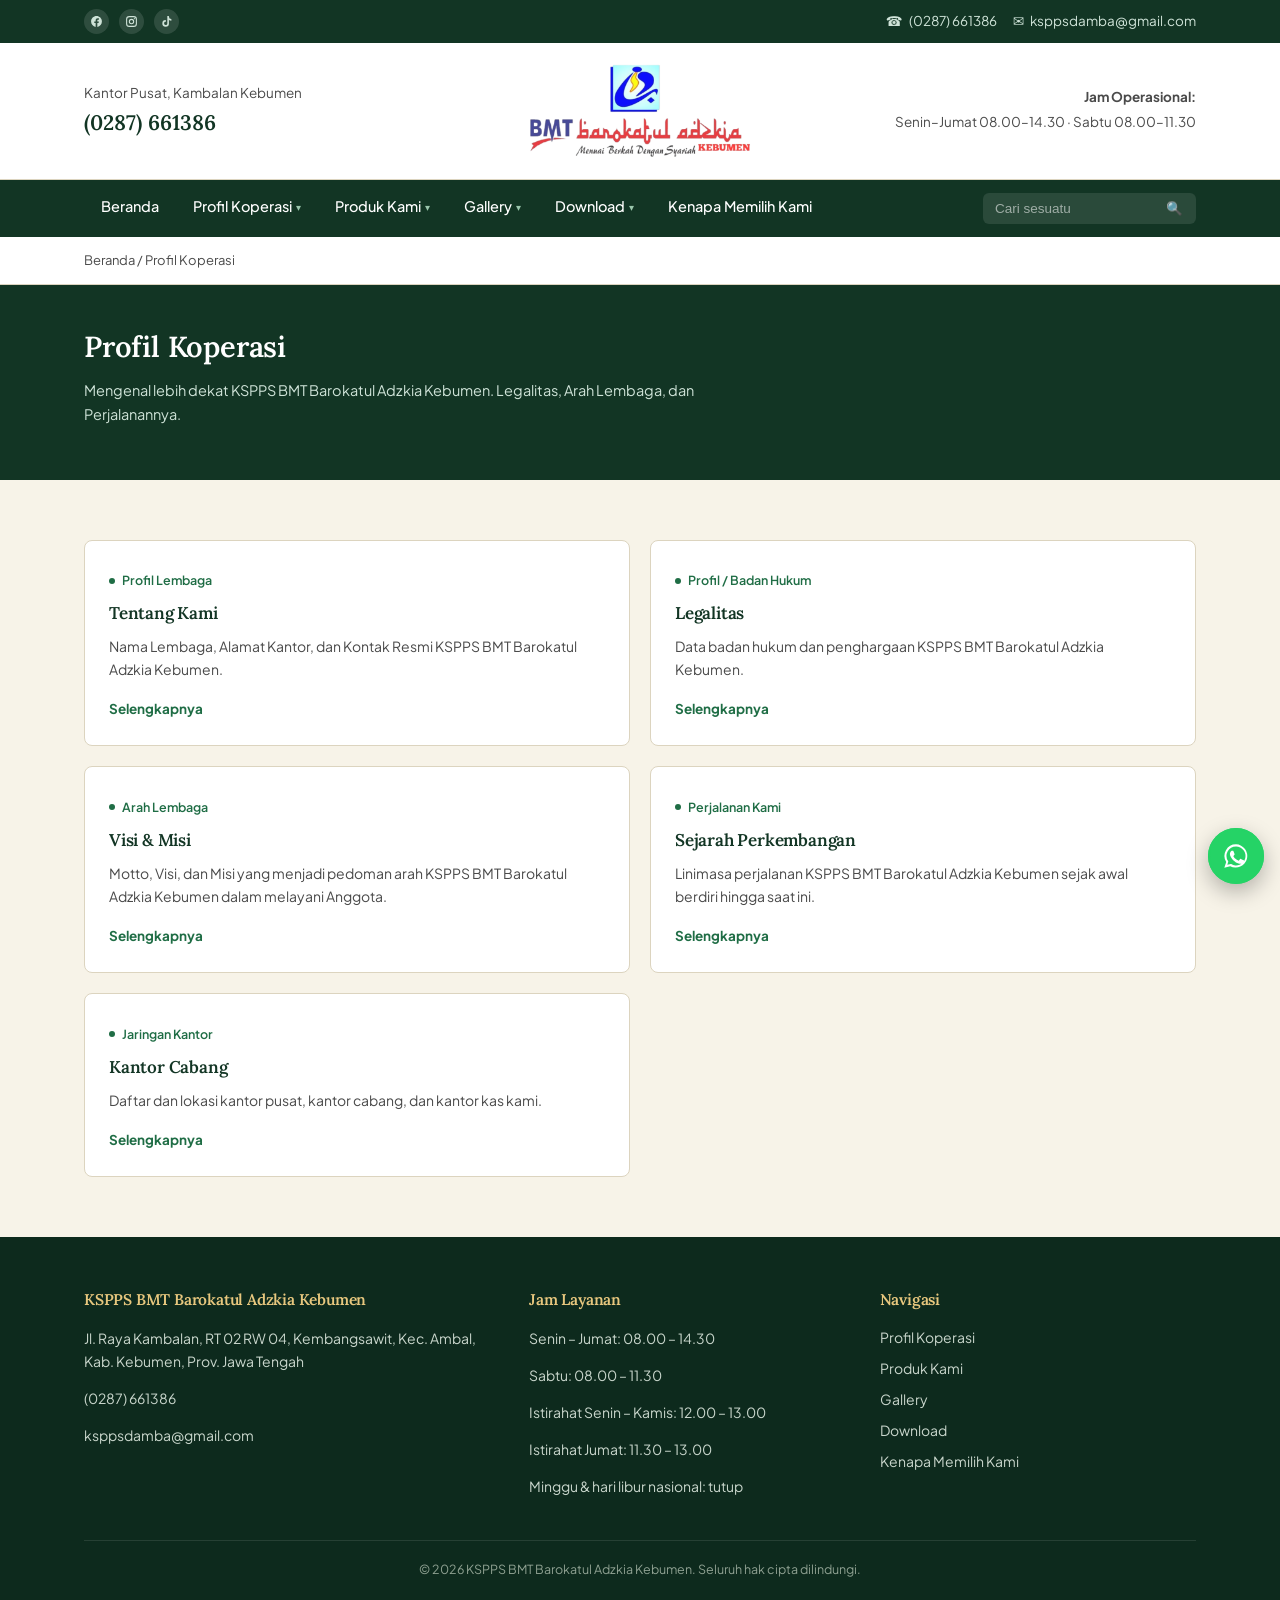
<file: mobile-fix/profil.html>
<!DOCTYPE html>
<html lang="id">
<head>
<meta charset="UTF-8">
<meta name="viewport" content="width=device-width, initial-scale=1.0">
<title>Profil Koperasi - KSPPS BMT Barokatul Adzkia Kebumen</title>
<meta name="description" content="Profil, Visi Misi, Legalitas, dan Sejarah KSPPS BMT Barokatul Adzkia.">
<link rel="icon" type="image/png" href="assets/logo-icon.png">
<link rel="preconnect" href="https://fonts.googleapis.com">
<link rel="preconnect" href="https://fonts.gstatic.com" crossorigin>
<link href="https://fonts.googleapis.com/css2?family=Lora:ital,wght@0,500;0,600;0,700;1,500&family=Plus+Jakarta+Sans:wght@400;500;600;700&display=swap" rel="stylesheet">
<link rel="stylesheet" href="css/style.css">
</head>
<body>
<div class="page-loader" id="pageLoader"><div class="page-loader-spinner"></div></div>
<a class="skip-link" href="#main">Langsung ke konten utama</a>

<div class="topbar">
  <div class="wrap">
    <div class="topbar-left">
      <div class="social-icons">
        <a href="https://www.facebook.com/profile.php?id=61551480452807" title="Facebook" aria-label="Facebook" target="_blank" rel="noopener"><svg viewBox="0 0 24 24" width="13" height="13" fill="currentColor" aria-hidden="true"><path d="M22 12.06C22 6.53 17.52 2 12 2S2 6.53 2 12.06c0 5 3.66 9.13 8.44 9.94v-7.03H7.9v-2.91h2.54V9.85c0-2.51 1.49-3.9 3.77-3.9 1.09 0 2.23.2 2.23.2v2.46h-1.26c-1.24 0-1.63.77-1.63 1.56v1.87h2.78l-.44 2.91h-2.34V22c4.78-.81 8.44-4.94 8.44-9.94z"/></svg></a>
        <a href="https://www.instagram.com/barokatul_adzkia" title="Instagram" aria-label="Instagram" target="_blank" rel="noopener"><svg viewBox="0 0 24 24" width="13" height="13" fill="none" stroke="currentColor" stroke-width="2" aria-hidden="true"><rect x="3" y="3" width="18" height="18" rx="5"/><circle cx="12" cy="12" r="4"/><circle cx="17.3" cy="6.7" r="1.1" fill="currentColor" stroke="none"/></svg></a>
        <a href="https://www.tiktok.com/@baitul.maal.barok" title="TikTok" aria-label="TikTok" target="_blank" rel="noopener"><svg viewBox="0 0 24 24" width="13" height="13" fill="currentColor" aria-hidden="true"><path d="M16.5 2h-3v13.6a3 3 0 1 1-2.6-2.97V9.5a6.1 6.1 0 1 0 5.6 6.08V9.2a7.9 7.9 0 0 0 4.5 1.4V7.6a4.6 4.6 0 0 1-4.5-4.6z"/></svg></a>
      </div>
    </div>
    <div class="topbar-right">
      <div class="topbar-item">☎ <a href="tel:+62287661386">(0287) 661386</a></div>
      <div class="topbar-item">✉ <a href="mailto:ksppsdamba@gmail.com">ksppsdamba@gmail.com</a></div>
    </div>
  </div>
</div>

<header class="masthead">
  <div class="wrap">
    <div class="masthead-info">
      <div>Kantor Pusat, Kambalan Kebumen</div>
      <div class="phone-big">(0287) 661386</div>
    </div>
    <a class="brand" href="index.html" aria-label="KSPPS BMT Barokatul Adzkia Kebumen - Menuai Berkah Dengan Syariah">
      <img class="brand-logo" src="assets/logo-lengkap.png" alt="Logo KSPPS BMT Barokatul Adzkia Kebumen - Menuai Berkah Dengan Syariah">
      <h1 class="sr-only">KSPPS BMT Barokatul Adzkia Kebumen</h1>
    </a>
    <div class="masthead-meta">
      <div><strong>Jam Operasional:</strong></div>
      <div>Senin–Jumat 08.00–14.30 &middot; Sabtu 08.00–11.30</div>
    </div>
  </div>
</header>

<nav class="mainnav">
  <div class="wrap">
  <div class="nav-inner">
    <a class="nav-brand" href="index.html" aria-label="KSPPS BMT Barokatul Adzkia Kebumen"><img class="nb-icon" src="assets/logo-icon.png" alt=""><img class="nb-word" src="assets/logo-wordmark.png" alt="BMT Barokatul Adzkia Kebumen"></a>
    <button class="navbar-toggle" id="navToggle" aria-expanded="false" aria-controls="navList">☰</button>
    <ul class="nav-list" id="navList">
      <li><a href="index.html">Beranda</a></li>
      <li><a href="profil.html" class="current">Profil Koperasi <span class="chevron">▾</span></a>
        <ul class="submenu">
          <li><a href="tentang-kami.html">Tentang Kami</a></li>
          <li><a href="legalitas.html">Legalitas</a></li>
          <li><a href="visi-misi.html">Visi &amp; Misi</a></li>
          <li><a href="sejarah.html">Sejarah</a></li>
          <li><a href="kantor-cabang.html">Kantor Cabang <span class="subarrow">›</span></a>
            <ul class="submenu">
              <li><a href="kantor-cabang.html#tabel">Tabel Kantor Cabang</a></li>
              <li><a href="kantor-cabang.html#maps">Lokasi Kantor (Maps)</a></li>
            </ul>
          </li>
        </ul>
      </li>
      <li><a href="produk.html">Produk Kami <span class="chevron">▾</span></a>
        <ul class="submenu">
          <li><a href="produk.html#simpanan">Simpanan Anggota <span class="subarrow">›</span></a>
            <ul class="submenu">
              <li><a href="produk.html#si-rela">Si Rela (Simpanan Sukarela)</a></li>
              <li><a href="produk.html#si-pendi">Si Pendi (Simpanan Pendidikan)</a></li>
              <li><a href="produk.html#si-suqur">Si Suqur (Simpanan Qurban/Aqiqah)</a></li>
              <li><a href="produk.html#si-fitri">Si Fitri (Simpanan Idul Fitri)</a></li>
              <li><a href="produk.html#si-simka">Si Simka (Simpanan Mudharabah Berjangka)</a></li>
              <li><a href="produk.html#simpanan-haji">Simpanan Haji/Umroh</a></li>
            </ul>
          </li>
          <li><a href="produk.html#pembiayaan">Pembiayaan Anggota <span class="subarrow">›</span></a>
            <ul class="submenu">
              <li><a href="produk.html#modal-kerja">Pembiayaan Modal Kerja</a></li>
              <li><a href="produk.html#investasi">Pembiayaan Investasi</a></li>
              <li><a href="produk.html#konsumtif">Pembiayaan Konsumtif</a></li>
            </ul>
          </li>
          <li><a href="produk.html#keanggotaan">Keanggotaan</a></li>
        </ul>
      </li>
      <li><a href="gallery.html">Gallery <span class="chevron">▾</span></a>
        <ul class="submenu">
          <li><a href="gallery.html#foto">Foto Kegiatan</a></li>
          <li><a href="gallery.html#video">Video Dokumentasi</a></li>
        </ul>
      </li>
      <li><a href="download.html">Download <span class="chevron">▾</span></a>
        <ul class="submenu">
          <li><a href="download.html#brosur">Brosur &amp; Formulir</a></li>
          <li><a href="download.html#syarat">Syarat Pengajuan</a></li>
        </ul>
      </li>
      <li><a href="kenapa-kami.html">Kenapa Memilih Kami</a></li>
    </ul>
    <div class="nav-search">
      <input type="text" id="siteSearchInput" placeholder="Cari sesuatu">
      <button type="button" id="siteSearchBtn" aria-label="Cari">🔍</button>
    </div>
  </div>
  </div>
</nav>

<main id="main">

<div class="crumb"><div class="wrap"><a href="index.html">Beranda</a> / Profil Koperasi</div></div>
<div class="page-head">
  <div class="wrap">
    <h1>Profil Koperasi</h1>
    <p>Mengenal lebih dekat KSPPS BMT Barokatul Adzkia Kebumen. Legalitas, Arah Lembaga, dan Perjalanannya.</p>
  </div>
</div>
  <section>
    <div class="wrap">
      <div class="hub-grid">
        <div class="hub-card">
          <div class="kicker">Profil Lembaga</div>
          <h3>Tentang Kami</h3>
          <p>Nama Lembaga, Alamat Kantor, dan Kontak Resmi KSPPS BMT Barokatul Adzkia Kebumen.</p>
          <a class="more" href="tentang-kami.html">Selengkapnya</a>
        </div>
        <div class="hub-card">
          <div class="kicker">Profil / Badan Hukum</div>
          <h3>Legalitas</h3>
          <p>Data badan hukum dan penghargaan KSPPS BMT Barokatul Adzkia Kebumen.</p>
          <a class="more" href="legalitas.html">Selengkapnya</a>
        </div>
        <div class="hub-card">
          <div class="kicker">Arah Lembaga</div>
          <h3>Visi &amp; Misi</h3>
          <p>Motto, Visi, dan Misi yang menjadi pedoman arah KSPPS BMT Barokatul Adzkia Kebumen dalam melayani Anggota.</p>
          <a class="more" href="visi-misi.html">Selengkapnya</a>
        </div>
        <div class="hub-card">
          <div class="kicker">Perjalanan Kami</div>
          <h3>Sejarah Perkembangan</h3>
          <p>Linimasa perjalanan KSPPS BMT Barokatul Adzkia Kebumen sejak awal berdiri hingga saat ini.</p>
          <a class="more" href="sejarah.html">Selengkapnya</a>
        </div>
        <div class="hub-card">
          <div class="kicker">Jaringan Kantor</div>
          <h3>Kantor Cabang</h3>
          <p>Daftar dan lokasi kantor pusat, kantor cabang, dan kantor kas kami.</p>
          <a class="more" href="kantor-cabang.html">Selengkapnya</a>
        </div>
      </div>
    </div>
  </section>

</main>
<footer>
  <div class="wrap">
    <div class="footer-grid">
      <div>
        <h4>KSPPS BMT Barokatul Adzkia Kebumen</h4>
        <p>Jl. Raya Kambalan, RT 02 RW 04, Kembangsawit, Kec. Ambal, Kab. Kebumen, Prov. Jawa Tengah</p>
        <p><a href="tel:+62287661386">(0287) 661386</a></p>
        <p><a href="mailto:ksppsdamba@gmail.com">ksppsdamba@gmail.com</a></p>
      </div>
      <div>
        <h4>Jam Layanan</h4>
        <p>Senin – Jumat: 08.00 – 14.30</p>
        <p>Sabtu: 08.00 – 11.30</p>
        <p>Istirahat Senin – Kamis: 12.00 – 13.00</p>
        <p>Istirahat Jumat: 11.30 – 13.00</p>
        <p>Minggu &amp; hari libur nasional: tutup</p>
      </div>
      <div>
        <h4>Navigasi</h4>
        <a href="profil.html">Profil Koperasi</a>
        <a href="produk.html">Produk Kami</a>
        <a href="gallery.html">Gallery</a>
        <a href="download.html">Download</a>
        <a href="kenapa-kami.html">Kenapa Memilih Kami</a>
      </div>
    </div>
    <div class="footer-bottom">
      © <span id="year"></span> KSPPS BMT Barokatul Adzkia Kebumen. Seluruh hak cipta dilindungi.
    </div>
  </div>
</footer>

<a class="wa-float" href="https://wa.me/6285878755748" target="_blank" rel="noopener" aria-label="Chat WhatsApp"><svg viewBox="0 0 24 24" width="28" height="28" fill="currentColor" aria-hidden="true"><path d="M12.04 2a9.9 9.9 0 0 0-8.43 15.1L2 22l5.05-1.32A9.93 9.93 0 1 0 12.04 2zm0 1.8a8.13 8.13 0 1 1-4.15 15.14l-.3-.18-3 .78.8-2.92-.2-.3A8.13 8.13 0 0 1 12.04 3.8zM8.6 7.5c-.2 0-.52.07-.8.37-.27.3-1.04 1.02-1.04 2.48s1.07 2.88 1.22 3.08c.15.2 2.06 3.3 5.1 4.5 2.52 1 3.03.8 3.57.75.55-.05 1.76-.72 2-1.42.25-.7.25-1.3.17-1.42-.07-.12-.27-.2-.57-.35s-1.76-.87-2.03-.97c-.27-.1-.47-.15-.67.15-.2.3-.77.97-.94 1.17-.17.2-.35.22-.65.07-.3-.15-1.26-.46-2.4-1.48-.89-.79-1.49-1.77-1.66-2.07-.17-.3-.02-.46.13-.6.13-.14.3-.35.45-.52.15-.18.2-.3.3-.5.1-.2.05-.37-.02-.52-.08-.15-.67-1.62-.92-2.22-.24-.58-.49-.5-.67-.51h-.57z"/></svg></a>
<script src="js/site.js"></script>
</body>
</html>
</file>
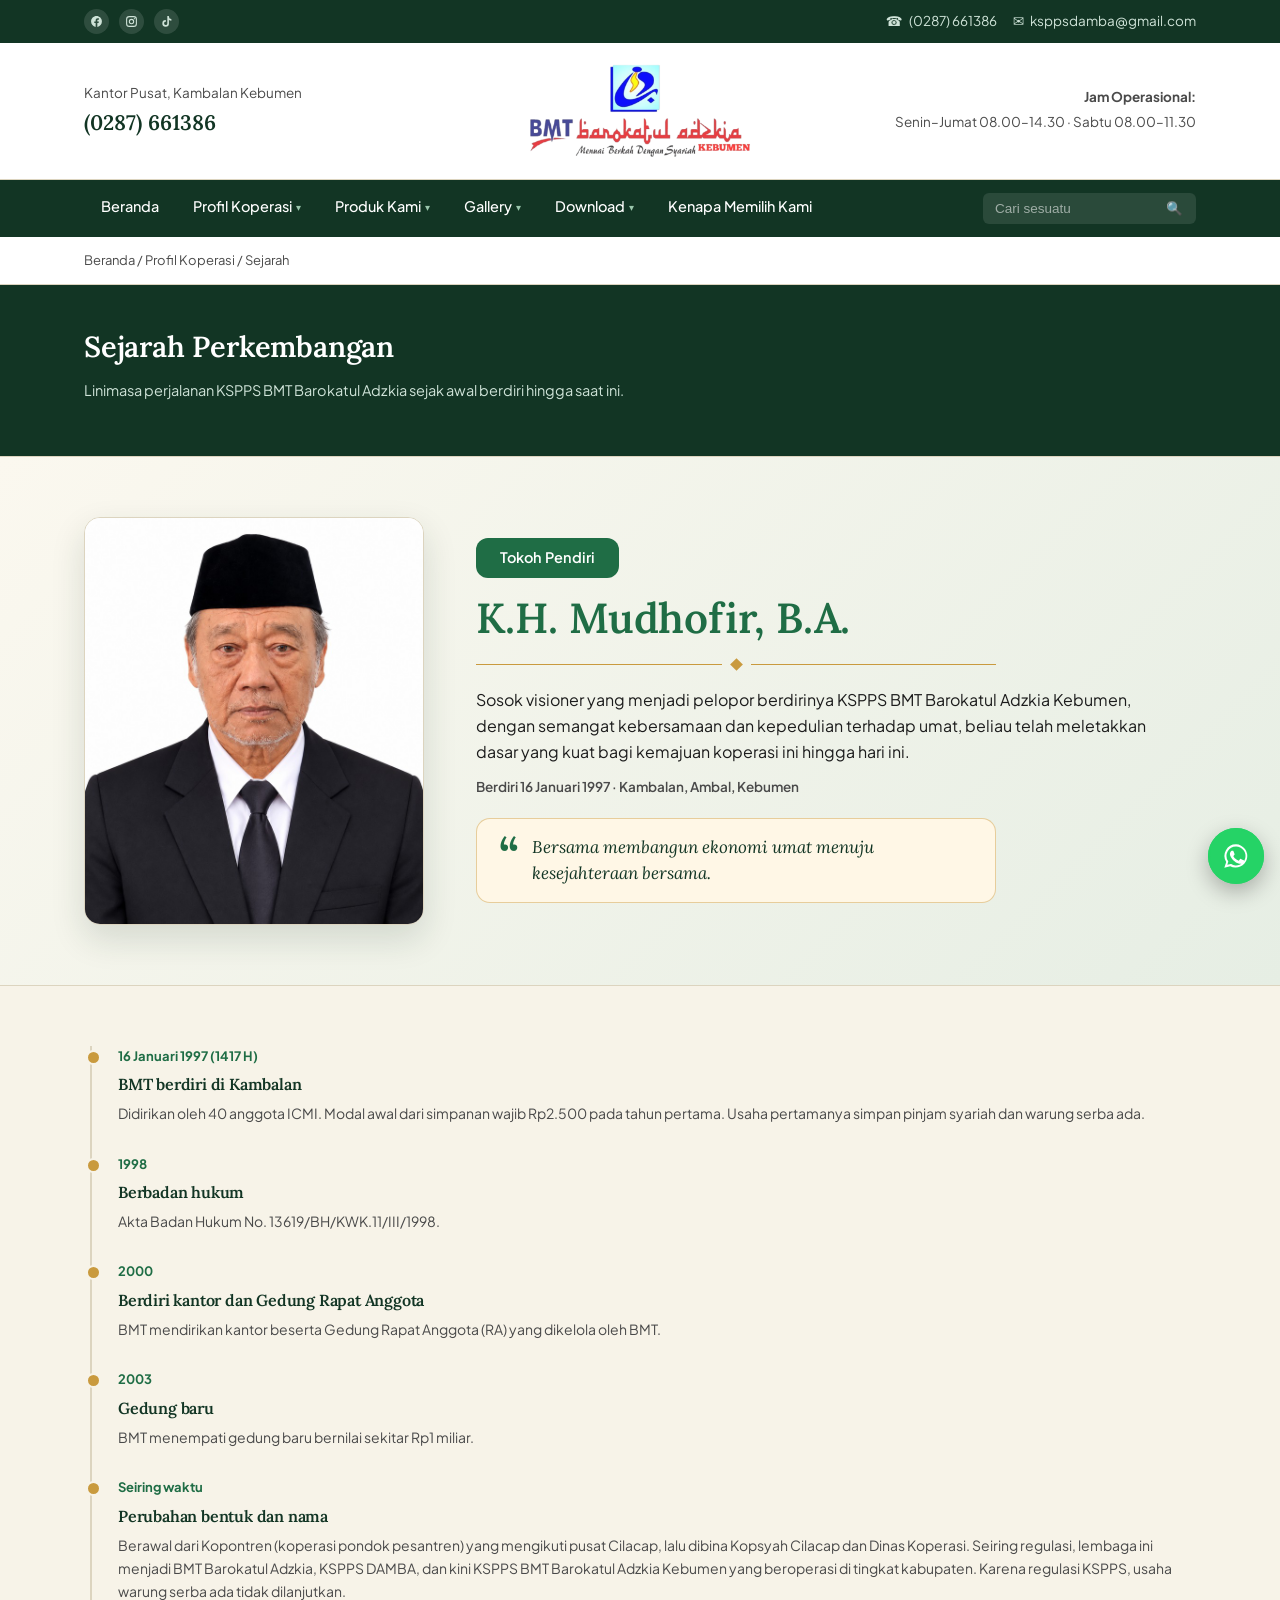
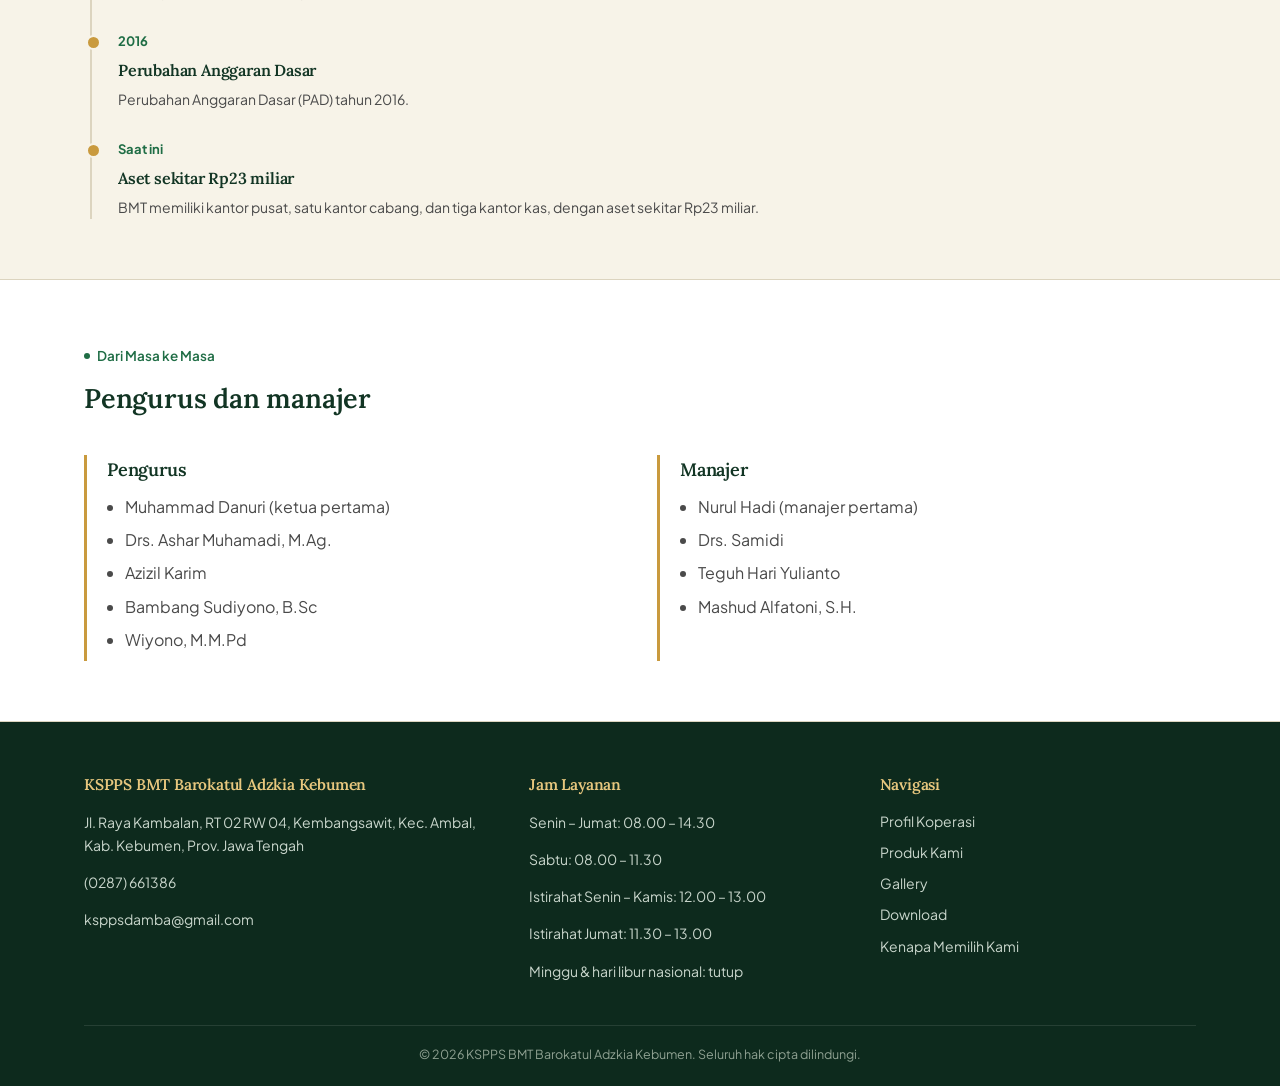
<file: mobile-fix/sejarah.html>
<!DOCTYPE html>
<html lang="id">
<head>
<meta charset="UTF-8">
<meta name="viewport" content="width=device-width, initial-scale=1.0">
<title>Sejarah - KSPPS BMT Barokatul Adzkia Kebumen</title>
<meta name="description" content="Sejarah dan perjalanan KSPPS BMT Barokatul Adzkia.">
<link rel="icon" type="image/png" href="assets/logo-icon.png">
<link rel="preconnect" href="https://fonts.googleapis.com">
<link rel="preconnect" href="https://fonts.gstatic.com" crossorigin>
<link href="https://fonts.googleapis.com/css2?family=Lora:ital,wght@0,500;0,600;0,700;1,500&family=Plus+Jakarta+Sans:wght@400;500;600;700&display=swap" rel="stylesheet">
<link rel="stylesheet" href="css/style.css">
</head>
<body>
<div class="page-loader" id="pageLoader"><div class="page-loader-spinner"></div></div>
<a class="skip-link" href="#main">Langsung ke konten utama</a>

<div class="topbar">
  <div class="wrap">
    <div class="topbar-left">
      <div class="social-icons">
        <a href="https://www.facebook.com/profile.php?id=61551480452807" title="Facebook" aria-label="Facebook" target="_blank" rel="noopener"><svg viewBox="0 0 24 24" width="13" height="13" fill="currentColor" aria-hidden="true"><path d="M22 12.06C22 6.53 17.52 2 12 2S2 6.53 2 12.06c0 5 3.66 9.13 8.44 9.94v-7.03H7.9v-2.91h2.54V9.85c0-2.51 1.49-3.9 3.77-3.9 1.09 0 2.23.2 2.23.2v2.46h-1.26c-1.24 0-1.63.77-1.63 1.56v1.87h2.78l-.44 2.91h-2.34V22c4.78-.81 8.44-4.94 8.44-9.94z"/></svg></a>
        <a href="https://www.instagram.com/barokatul_adzkia" title="Instagram" aria-label="Instagram" target="_blank" rel="noopener"><svg viewBox="0 0 24 24" width="13" height="13" fill="none" stroke="currentColor" stroke-width="2" aria-hidden="true"><rect x="3" y="3" width="18" height="18" rx="5"/><circle cx="12" cy="12" r="4"/><circle cx="17.3" cy="6.7" r="1.1" fill="currentColor" stroke="none"/></svg></a>
        <a href="https://www.tiktok.com/@baitul.maal.barok" title="TikTok" aria-label="TikTok" target="_blank" rel="noopener"><svg viewBox="0 0 24 24" width="13" height="13" fill="currentColor" aria-hidden="true"><path d="M16.5 2h-3v13.6a3 3 0 1 1-2.6-2.97V9.5a6.1 6.1 0 1 0 5.6 6.08V9.2a7.9 7.9 0 0 0 4.5 1.4V7.6a4.6 4.6 0 0 1-4.5-4.6z"/></svg></a>
      </div>
    </div>
    <div class="topbar-right">
      <div class="topbar-item">☎ <a href="tel:+62287661386">(0287) 661386</a></div>
      <div class="topbar-item">✉ <a href="mailto:ksppsdamba@gmail.com">ksppsdamba@gmail.com</a></div>
    </div>
  </div>
</div>

<header class="masthead">
  <div class="wrap">
    <div class="masthead-info">
      <div>Kantor Pusat, Kambalan Kebumen</div>
      <div class="phone-big">(0287) 661386</div>
    </div>
    <a class="brand" href="index.html" aria-label="KSPPS BMT Barokatul Adzkia Kebumen - Menuai Berkah Dengan Syariah">
      <img class="brand-logo" src="assets/logo-lengkap.png" alt="Logo KSPPS BMT Barokatul Adzkia Kebumen - Menuai Berkah Dengan Syariah">
      <h1 class="sr-only">KSPPS BMT Barokatul Adzkia Kebumen</h1>
    </a>
    <div class="masthead-meta">
      <div><strong>Jam Operasional:</strong></div>
      <div>Senin–Jumat 08.00–14.30 &middot; Sabtu 08.00–11.30</div>
    </div>
  </div>
</header>

<nav class="mainnav">
  <div class="wrap">
  <div class="nav-inner">
    <a class="nav-brand" href="index.html" aria-label="KSPPS BMT Barokatul Adzkia Kebumen"><img class="nb-icon" src="assets/logo-icon.png" alt=""><img class="nb-word" src="assets/logo-wordmark.png" alt="BMT Barokatul Adzkia Kebumen"></a>
    <button class="navbar-toggle" id="navToggle" aria-expanded="false" aria-controls="navList">☰</button>
    <ul class="nav-list" id="navList">
      <li><a href="index.html">Beranda</a></li>
      <li><a href="profil.html" class="current">Profil Koperasi <span class="chevron">▾</span></a>
        <ul class="submenu">
          <li><a href="tentang-kami.html">Tentang Kami</a></li>
          <li><a href="legalitas.html">Legalitas</a></li>
          <li><a href="visi-misi.html">Visi &amp; Misi</a></li>
          <li><a href="sejarah.html">Sejarah</a></li>
          <li><a href="kantor-cabang.html">Kantor Cabang <span class="subarrow">›</span></a>
            <ul class="submenu">
              <li><a href="kantor-cabang.html#tabel">Tabel Kantor Cabang</a></li>
              <li><a href="kantor-cabang.html#maps">Lokasi Kantor (Maps)</a></li>
            </ul>
          </li>
        </ul>
      </li>
      <li><a href="produk.html">Produk Kami <span class="chevron">▾</span></a>
        <ul class="submenu">
          <li><a href="produk.html#simpanan">Simpanan Anggota <span class="subarrow">›</span></a>
            <ul class="submenu">
              <li><a href="produk.html#si-rela">Si Rela (Simpanan Sukarela)</a></li>
              <li><a href="produk.html#si-pendi">Si Pendi (Simpanan Pendidikan)</a></li>
              <li><a href="produk.html#si-suqur">Si Suqur (Simpanan Qurban/Aqiqah)</a></li>
              <li><a href="produk.html#si-fitri">Si Fitri (Simpanan Idul Fitri)</a></li>
              <li><a href="produk.html#si-simka">Si Simka (Simpanan Mudharabah Berjangka)</a></li>
              <li><a href="produk.html#simpanan-haji">Simpanan Haji/Umroh</a></li>
            </ul>
          </li>
          <li><a href="produk.html#pembiayaan">Pembiayaan Anggota <span class="subarrow">›</span></a>
            <ul class="submenu">
              <li><a href="produk.html#modal-kerja">Pembiayaan Modal Kerja</a></li>
              <li><a href="produk.html#investasi">Pembiayaan Investasi</a></li>
              <li><a href="produk.html#konsumtif">Pembiayaan Konsumtif</a></li>
            </ul>
          </li>
          <li><a href="produk.html#keanggotaan">Keanggotaan</a></li>
        </ul>
      </li>
      <li><a href="gallery.html">Gallery <span class="chevron">▾</span></a>
        <ul class="submenu">
          <li><a href="gallery.html#foto">Foto Kegiatan</a></li>
          <li><a href="gallery.html#video">Video Dokumentasi</a></li>
        </ul>
      </li>
      <li><a href="download.html">Download <span class="chevron">▾</span></a>
        <ul class="submenu">
          <li><a href="download.html#brosur">Brosur &amp; Formulir</a></li>
          <li><a href="download.html#syarat">Syarat Pengajuan</a></li>
        </ul>
      </li>
      <li><a href="kenapa-kami.html">Kenapa Memilih Kami</a></li>
    </ul>
    <div class="nav-search">
      <input type="text" id="siteSearchInput" placeholder="Cari sesuatu">
      <button type="button" id="siteSearchBtn" aria-label="Cari">🔍</button>
    </div>
  </div>
  </div>
</nav>

<main id="main">

<div class="crumb"><div class="wrap"><a href="index.html">Beranda</a> / <a href="profil.html">Profil Koperasi</a> / Sejarah</div></div>
<div class="page-head">
  <div class="wrap">
    <h1>Sejarah Perkembangan</h1>
    <p>Linimasa perjalanan KSPPS BMT Barokatul Adzkia sejak awal berdiri hingga saat ini.</p>
  </div>
</div>
  <section class="founder-section" id="pendiri">
    <div class="wrap">
      <div class="founder">
        <img class="founder-photo" src="assets/pendiri/tokoh-pendiri.jpg" alt="Foto K.H. Mudhofir, B.A., tokoh pendiri KSPPS BMT Barokatul Adzkia" width="720" height="864" loading="lazy">
        <div class="founder-text">
          <span class="founder-badge">Tokoh Pendiri</span>
          <h2 class="founder-name">K.H. Mudhofir, B.A.</h2>
          <div class="founder-rule" aria-hidden="true"><i></i></div>
          <p class="founder-desc">Sosok visioner yang menjadi pelopor berdirinya KSPPS BMT Barokatul Adzkia Kebumen, dengan semangat kebersamaan dan kepedulian terhadap umat, beliau telah meletakkan dasar yang kuat bagi kemajuan koperasi ini hingga hari ini.</p>
          <p class="founder-meta">Berdiri 16 Januari 1997 &middot; Kambalan, Ambal, Kebumen</p>
          <blockquote class="founder-quote">
            <span class="qm" aria-hidden="true">&ldquo;</span>
            <p>Bersama membangun ekonomi umat menuju kesejahteraan bersama.</p>
          </blockquote>
        </div>
      </div>
    </div>
  </section>
  <section>
    <div class="wrap">
      <div class="timeline">
        <div class="tl-item">
          <b>16 Januari 1997 (1417 H)</b>
          <h3>BMT berdiri di Kambalan</h3>
          <p>Didirikan oleh 40 anggota ICMI. Modal awal dari simpanan wajib Rp2.500 pada tahun pertama. Usaha pertamanya simpan pinjam syariah dan warung serba ada.</p>
        </div>
        <div class="tl-item">
          <b>1998</b>
          <h3>Berbadan hukum</h3>
          <p>Akta Badan Hukum No. 13619/BH/KWK.11/III/1998.</p>
        </div>
        <div class="tl-item">
          <b>2000</b>
          <h3>Berdiri kantor dan Gedung Rapat Anggota</h3>
          <p>BMT mendirikan kantor beserta Gedung Rapat Anggota (RA) yang dikelola oleh BMT.</p>
        </div>
        <div class="tl-item">
          <b>2003</b>
          <h3>Gedung baru</h3>
          <p>BMT menempati gedung baru bernilai sekitar Rp1 miliar.</p>
        </div>
        <div class="tl-item">
          <b>Seiring waktu</b>
          <h3>Perubahan bentuk dan nama</h3>
          <p>Berawal dari Kopontren (koperasi pondok pesantren) yang mengikuti pusat Cilacap, lalu dibina Kopsyah Cilacap dan Dinas Koperasi. Seiring regulasi, lembaga ini menjadi BMT Barokatul Adzkia, KSPPS DAMBA, dan kini KSPPS BMT Barokatul Adzkia Kebumen yang beroperasi di tingkat kabupaten. Karena regulasi KSPPS, usaha warung serba ada tidak dilanjutkan.</p>
        </div>
        <div class="tl-item">
          <b>2016</b>
          <h3>Perubahan Anggaran Dasar</h3>
          <p>Perubahan Anggaran Dasar (PAD) tahun 2016.</p>
        </div>
        <div class="tl-item">
          <b>Saat ini</b>
          <h3>Aset sekitar Rp23 miliar</h3>
          <p>BMT memiliki kantor pusat, satu kantor cabang, dan tiga kantor kas, dengan aset sekitar Rp23 miliar.</p>
        </div>
      </div>
    </div>
  </section>

  <section class="alt-bg">
    <div class="wrap">
      <div class="section-head">
        <div class="kicker">Dari Masa ke Masa</div>
        <h2>Pengurus dan manajer</h2>
      </div>
      <div class="vm-grid">
        <div class="vm-card">
          <h3>Pengurus</h3>
          <ul>
            <li>Muhammad Danuri (ketua pertama)</li>
            <li>Drs. Ashar Muhamadi, M.Ag.</li>
            <li>Azizil Karim</li>
            <li>Bambang Sudiyono, B.Sc</li>
            <li>Wiyono, M.M.Pd</li>
          </ul>
        </div>
        <div class="vm-card">
          <h3>Manajer</h3>
          <ul>
            <li>Nurul Hadi (manajer pertama)</li>
            <li>Drs. Samidi</li>
            <li>Teguh Hari Yulianto</li>
            <li>Mashud Alfatoni, S.H.</li>
          </ul>
        </div>
      </div>
    </div>
  </section>

</main>
<footer>
  <div class="wrap">
    <div class="footer-grid">
      <div>
        <h4>KSPPS BMT Barokatul Adzkia Kebumen</h4>
        <p>Jl. Raya Kambalan, RT 02 RW 04, Kembangsawit, Kec. Ambal, Kab. Kebumen, Prov. Jawa Tengah</p>
        <p><a href="tel:+62287661386">(0287) 661386</a></p>
        <p><a href="mailto:ksppsdamba@gmail.com">ksppsdamba@gmail.com</a></p>
      </div>
      <div>
        <h4>Jam Layanan</h4>
        <p>Senin – Jumat: 08.00 – 14.30</p>
        <p>Sabtu: 08.00 – 11.30</p>
        <p>Istirahat Senin – Kamis: 12.00 – 13.00</p>
        <p>Istirahat Jumat: 11.30 – 13.00</p>
        <p>Minggu &amp; hari libur nasional: tutup</p>
      </div>
      <div>
        <h4>Navigasi</h4>
        <a href="profil.html">Profil Koperasi</a>
        <a href="produk.html">Produk Kami</a>
        <a href="gallery.html">Gallery</a>
        <a href="download.html">Download</a>
        <a href="kenapa-kami.html">Kenapa Memilih Kami</a>
      </div>
    </div>
    <div class="footer-bottom">
      © <span id="year"></span> KSPPS BMT Barokatul Adzkia Kebumen. Seluruh hak cipta dilindungi.
    </div>
  </div>
</footer>

<a class="wa-float" href="https://wa.me/6285878755748" target="_blank" rel="noopener" aria-label="Chat WhatsApp"><svg viewBox="0 0 24 24" width="28" height="28" fill="currentColor" aria-hidden="true"><path d="M12.04 2a9.9 9.9 0 0 0-8.43 15.1L2 22l5.05-1.32A9.93 9.93 0 1 0 12.04 2zm0 1.8a8.13 8.13 0 1 1-4.15 15.14l-.3-.18-3 .78.8-2.92-.2-.3A8.13 8.13 0 0 1 12.04 3.8zM8.6 7.5c-.2 0-.52.07-.8.37-.27.3-1.04 1.02-1.04 2.48s1.07 2.88 1.22 3.08c.15.2 2.06 3.3 5.1 4.5 2.52 1 3.03.8 3.57.75.55-.05 1.76-.72 2-1.42.25-.7.25-1.3.17-1.42-.07-.12-.27-.2-.57-.35s-1.76-.87-2.03-.97c-.27-.1-.47-.15-.67.15-.2.3-.77.97-.94 1.17-.17.2-.35.22-.65.07-.3-.15-1.26-.46-2.4-1.48-.89-.79-1.49-1.77-1.66-2.07-.17-.3-.02-.46.13-.6.13-.14.3-.35.45-.52.15-.18.2-.3.3-.5.1-.2.05-.37-.02-.52-.08-.15-.67-1.62-.92-2.22-.24-.58-.49-.5-.67-.51h-.57z"/></svg></a>
<script src="js/site.js"></script>
</body>
</html>
</file>
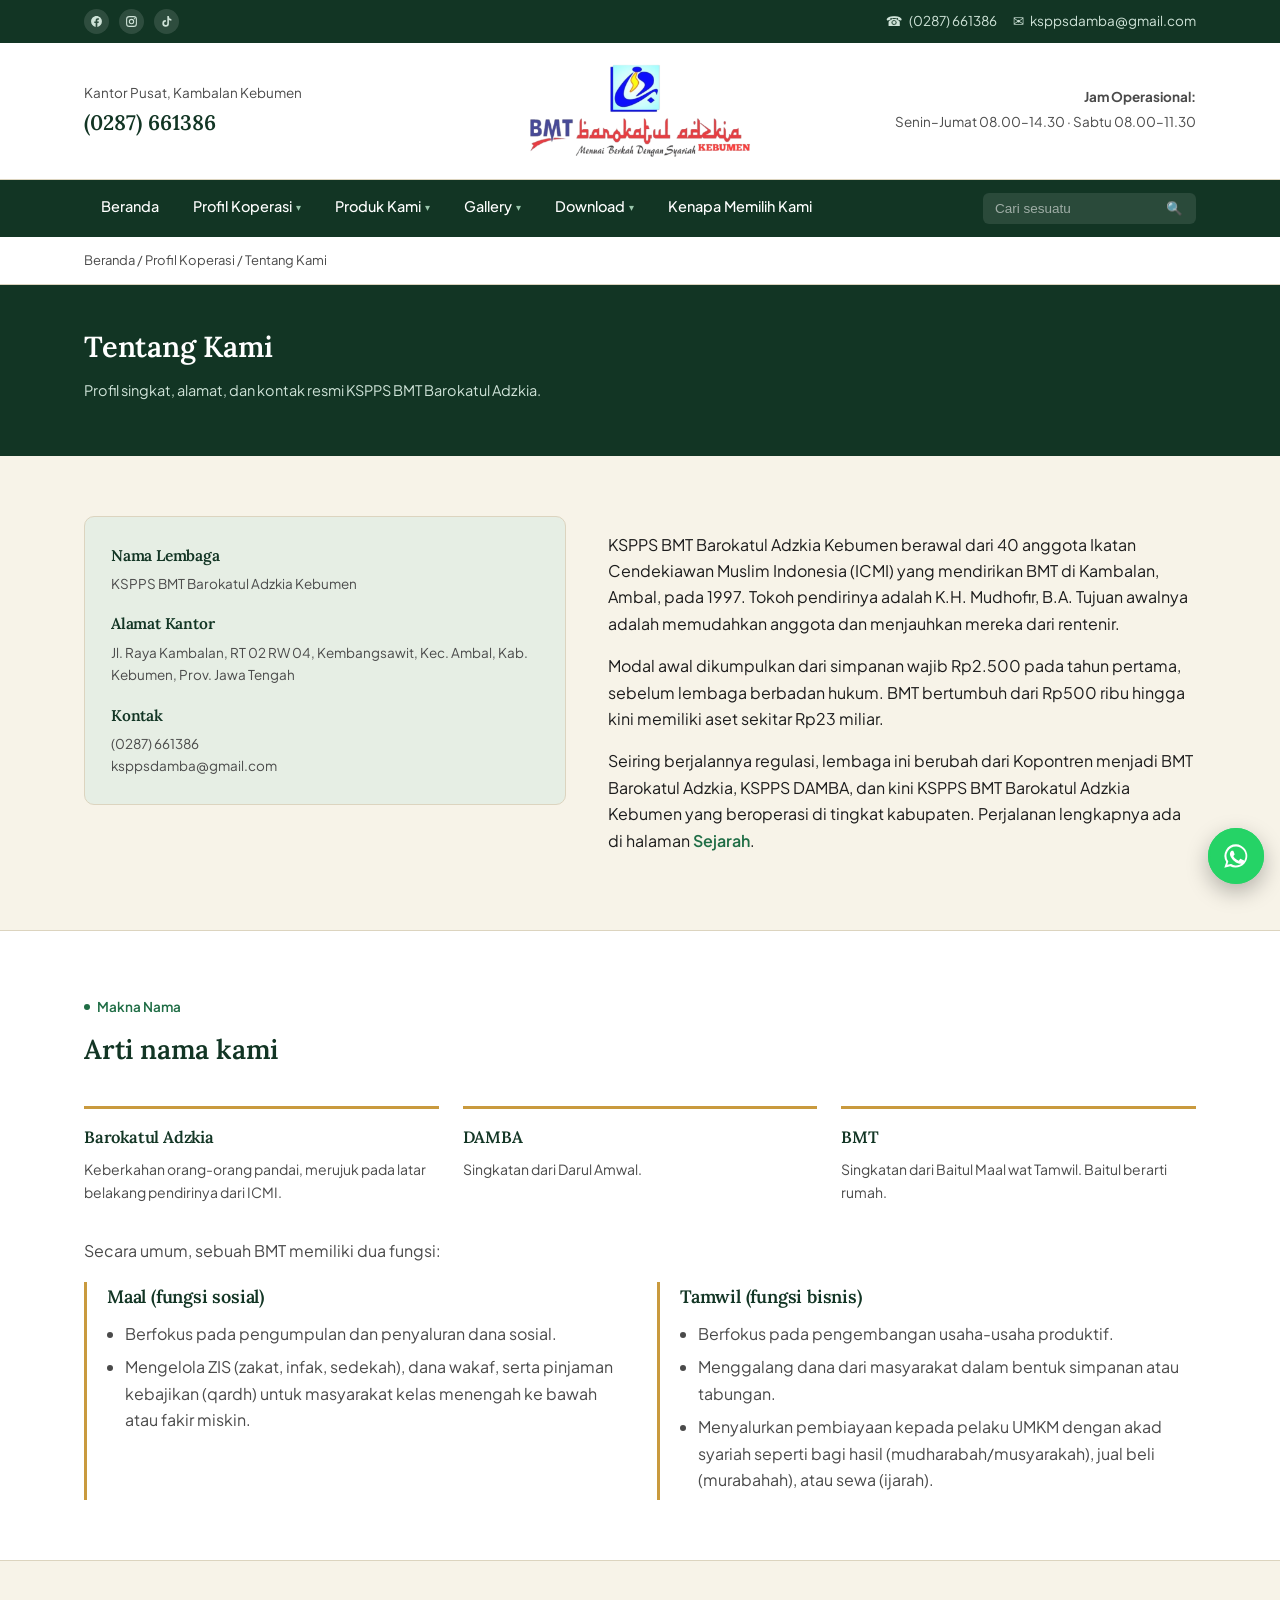
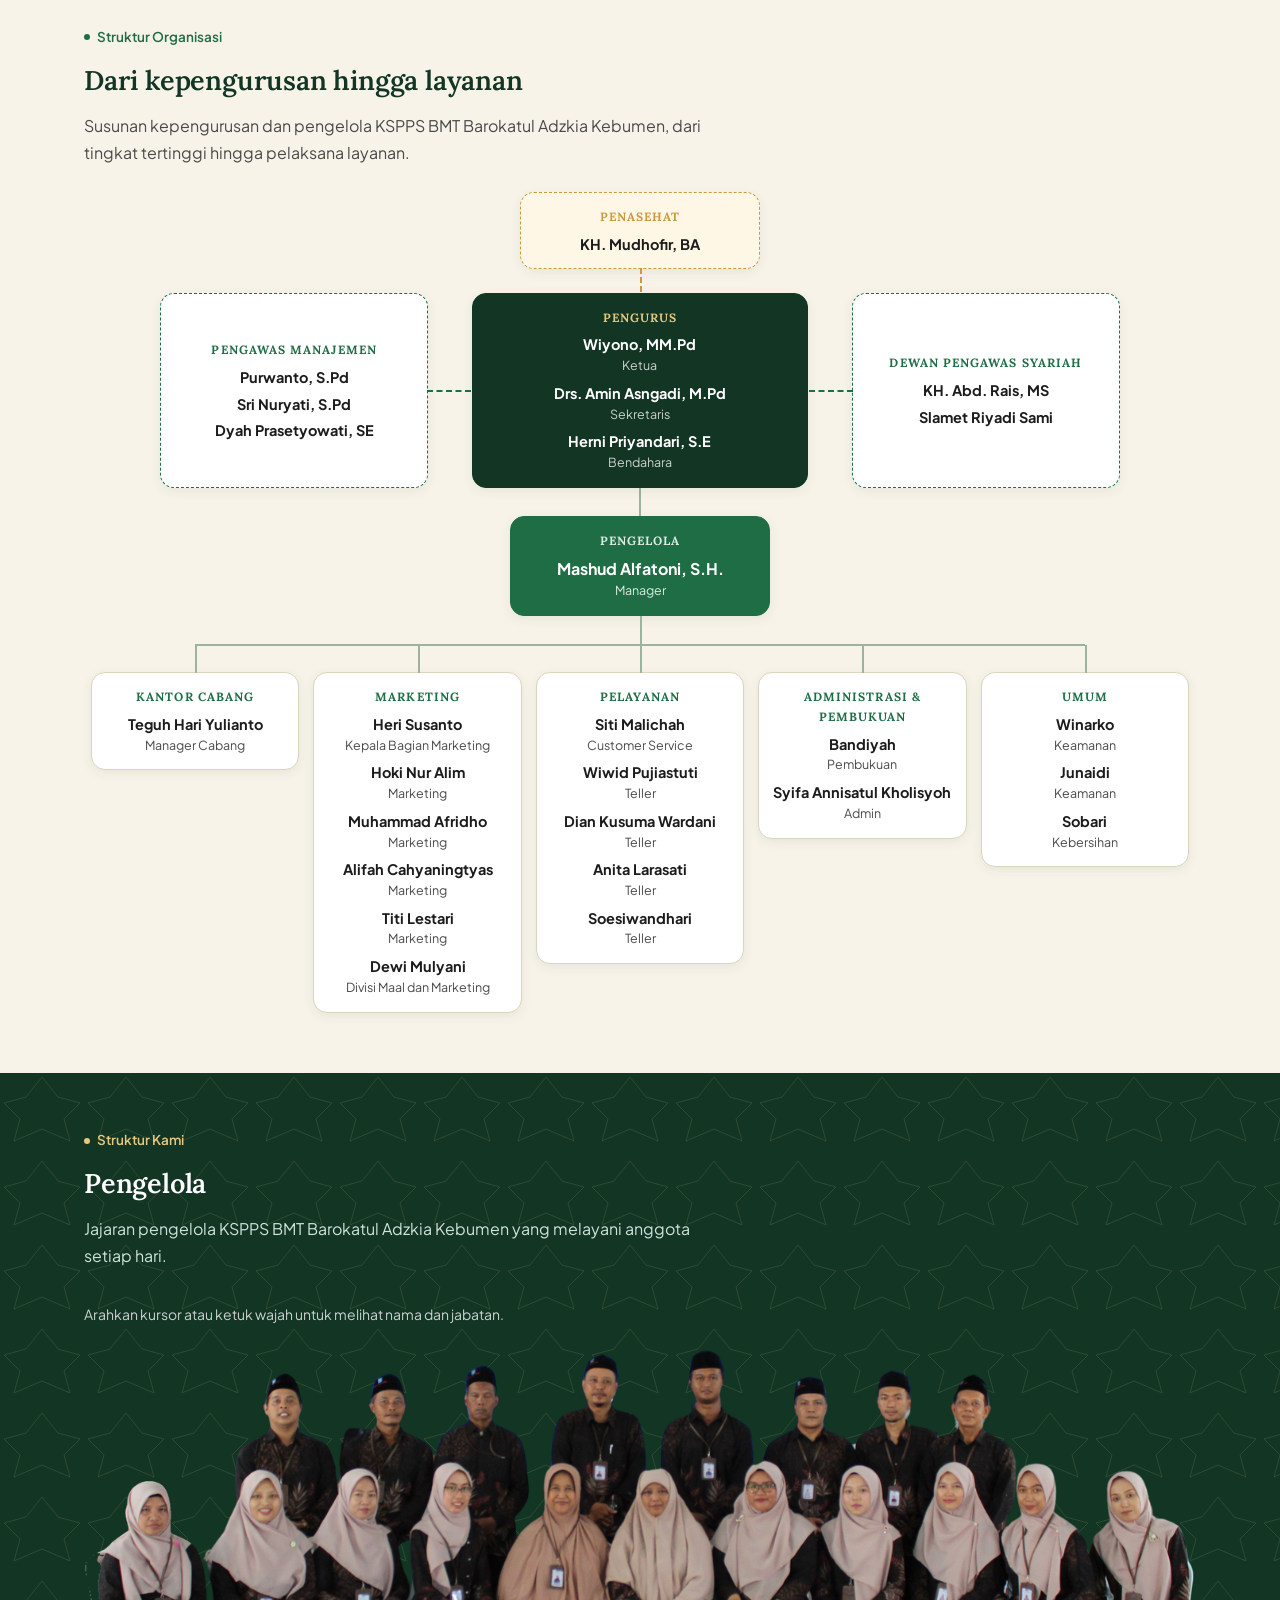
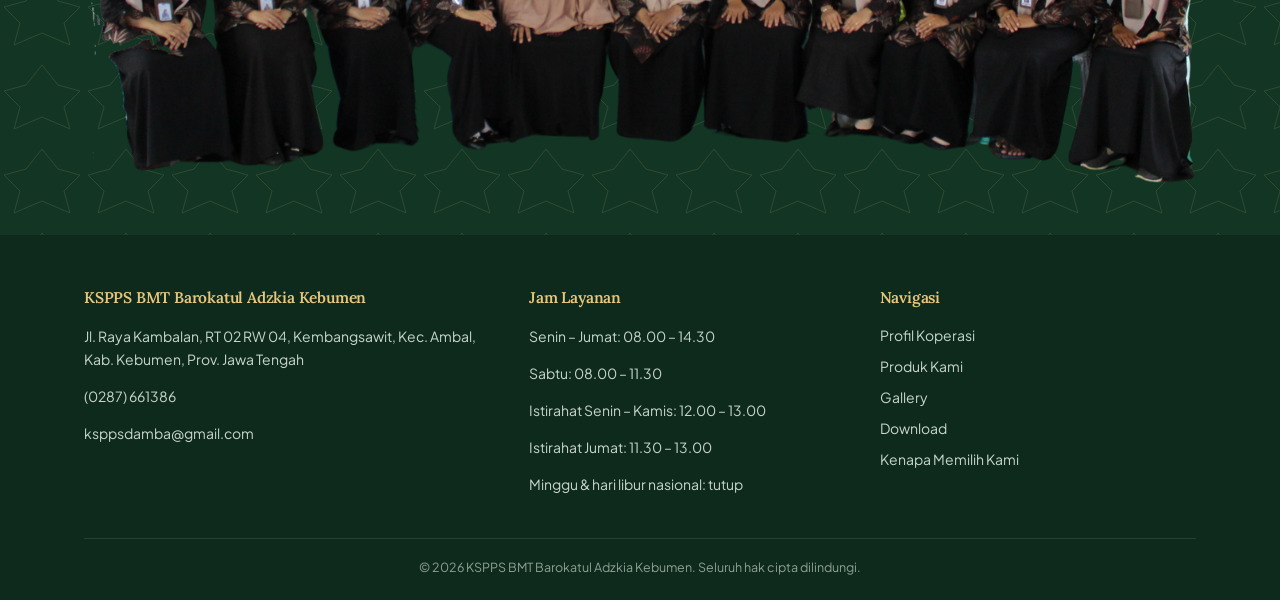
<file: mobile-fix/tentang-kami.html>
<!DOCTYPE html>
<html lang="id">
<head>
<meta charset="UTF-8">
<meta name="viewport" content="width=device-width, initial-scale=1.0">
<title>Tentang Kami - KSPPS BMT Barokatul Adzkia Kebumen</title>
<meta name="description" content="Tentang KSPPS BMT Barokatul Adzkia Kebumen.">
<link rel="icon" type="image/png" href="assets/logo-icon.png">
<link rel="preconnect" href="https://fonts.googleapis.com">
<link rel="preconnect" href="https://fonts.gstatic.com" crossorigin>
<link href="https://fonts.googleapis.com/css2?family=Lora:ital,wght@0,500;0,600;0,700;1,500&family=Plus+Jakarta+Sans:wght@400;500;600;700&display=swap" rel="stylesheet">
<link rel="stylesheet" href="css/style.css">
</head>
<body>
<div class="page-loader" id="pageLoader"><div class="page-loader-spinner"></div></div>
<a class="skip-link" href="#main">Langsung ke konten utama</a>

<div class="topbar">
  <div class="wrap">
    <div class="topbar-left">
      <div class="social-icons">
        <a href="https://www.facebook.com/profile.php?id=61551480452807" title="Facebook" aria-label="Facebook" target="_blank" rel="noopener"><svg viewBox="0 0 24 24" width="13" height="13" fill="currentColor" aria-hidden="true"><path d="M22 12.06C22 6.53 17.52 2 12 2S2 6.53 2 12.06c0 5 3.66 9.13 8.44 9.94v-7.03H7.9v-2.91h2.54V9.85c0-2.51 1.49-3.9 3.77-3.9 1.09 0 2.23.2 2.23.2v2.46h-1.26c-1.24 0-1.63.77-1.63 1.56v1.87h2.78l-.44 2.91h-2.34V22c4.78-.81 8.44-4.94 8.44-9.94z"/></svg></a>
        <a href="https://www.instagram.com/barokatul_adzkia" title="Instagram" aria-label="Instagram" target="_blank" rel="noopener"><svg viewBox="0 0 24 24" width="13" height="13" fill="none" stroke="currentColor" stroke-width="2" aria-hidden="true"><rect x="3" y="3" width="18" height="18" rx="5"/><circle cx="12" cy="12" r="4"/><circle cx="17.3" cy="6.7" r="1.1" fill="currentColor" stroke="none"/></svg></a>
        <a href="https://www.tiktok.com/@baitul.maal.barok" title="TikTok" aria-label="TikTok" target="_blank" rel="noopener"><svg viewBox="0 0 24 24" width="13" height="13" fill="currentColor" aria-hidden="true"><path d="M16.5 2h-3v13.6a3 3 0 1 1-2.6-2.97V9.5a6.1 6.1 0 1 0 5.6 6.08V9.2a7.9 7.9 0 0 0 4.5 1.4V7.6a4.6 4.6 0 0 1-4.5-4.6z"/></svg></a>
      </div>
    </div>
    <div class="topbar-right">
      <div class="topbar-item">☎ <a href="tel:+62287661386">(0287) 661386</a></div>
      <div class="topbar-item">✉ <a href="mailto:ksppsdamba@gmail.com">ksppsdamba@gmail.com</a></div>
    </div>
  </div>
</div>

<header class="masthead">
  <div class="wrap">
    <div class="masthead-info">
      <div>Kantor Pusat, Kambalan Kebumen</div>
      <div class="phone-big">(0287) 661386</div>
    </div>
    <a class="brand" href="index.html" aria-label="KSPPS BMT Barokatul Adzkia Kebumen - Menuai Berkah Dengan Syariah">
      <img class="brand-logo" src="assets/logo-lengkap.png" alt="Logo KSPPS BMT Barokatul Adzkia Kebumen - Menuai Berkah Dengan Syariah">
      <h1 class="sr-only">KSPPS BMT Barokatul Adzkia Kebumen</h1>
    </a>
    <div class="masthead-meta">
      <div><strong>Jam Operasional:</strong></div>
      <div>Senin–Jumat 08.00–14.30 &middot; Sabtu 08.00–11.30</div>
    </div>
  </div>
</header>

<nav class="mainnav">
  <div class="wrap">
  <div class="nav-inner">
    <a class="nav-brand" href="index.html" aria-label="KSPPS BMT Barokatul Adzkia Kebumen"><img class="nb-icon" src="assets/logo-icon.png" alt=""><img class="nb-word" src="assets/logo-wordmark.png" alt="BMT Barokatul Adzkia Kebumen"></a>
    <button class="navbar-toggle" id="navToggle" aria-expanded="false" aria-controls="navList">☰</button>
    <ul class="nav-list" id="navList">
      <li><a href="index.html">Beranda</a></li>
      <li><a href="profil.html" class="current">Profil Koperasi <span class="chevron">▾</span></a>
        <ul class="submenu">
          <li><a href="tentang-kami.html">Tentang Kami</a></li>
          <li><a href="legalitas.html">Legalitas</a></li>
          <li><a href="visi-misi.html">Visi &amp; Misi</a></li>
          <li><a href="sejarah.html">Sejarah</a></li>
          <li><a href="kantor-cabang.html">Kantor Cabang <span class="subarrow">›</span></a>
            <ul class="submenu">
              <li><a href="kantor-cabang.html#tabel">Tabel Kantor Cabang</a></li>
              <li><a href="kantor-cabang.html#maps">Lokasi Kantor (Maps)</a></li>
            </ul>
          </li>
        </ul>
      </li>
      <li><a href="produk.html">Produk Kami <span class="chevron">▾</span></a>
        <ul class="submenu">
          <li><a href="produk.html#simpanan">Simpanan Anggota <span class="subarrow">›</span></a>
            <ul class="submenu">
              <li><a href="produk.html#si-rela">Si Rela (Simpanan Sukarela)</a></li>
              <li><a href="produk.html#si-pendi">Si Pendi (Simpanan Pendidikan)</a></li>
              <li><a href="produk.html#si-suqur">Si Suqur (Simpanan Qurban/Aqiqah)</a></li>
              <li><a href="produk.html#si-fitri">Si Fitri (Simpanan Idul Fitri)</a></li>
              <li><a href="produk.html#si-simka">Si Simka (Simpanan Mudharabah Berjangka)</a></li>
              <li><a href="produk.html#simpanan-haji">Simpanan Haji/Umroh</a></li>
            </ul>
          </li>
          <li><a href="produk.html#pembiayaan">Pembiayaan Anggota <span class="subarrow">›</span></a>
            <ul class="submenu">
              <li><a href="produk.html#modal-kerja">Pembiayaan Modal Kerja</a></li>
              <li><a href="produk.html#investasi">Pembiayaan Investasi</a></li>
              <li><a href="produk.html#konsumtif">Pembiayaan Konsumtif</a></li>
            </ul>
          </li>
          <li><a href="produk.html#keanggotaan">Keanggotaan</a></li>
        </ul>
      </li>
      <li><a href="gallery.html">Gallery <span class="chevron">▾</span></a>
        <ul class="submenu">
          <li><a href="gallery.html#foto">Foto Kegiatan</a></li>
          <li><a href="gallery.html#video">Video Dokumentasi</a></li>
        </ul>
      </li>
      <li><a href="download.html">Download <span class="chevron">▾</span></a>
        <ul class="submenu">
          <li><a href="download.html#brosur">Brosur &amp; Formulir</a></li>
          <li><a href="download.html#syarat">Syarat Pengajuan</a></li>
        </ul>
      </li>
      <li><a href="kenapa-kami.html">Kenapa Memilih Kami</a></li>
    </ul>
    <div class="nav-search">
      <input type="text" id="siteSearchInput" placeholder="Cari sesuatu">
      <button type="button" id="siteSearchBtn" aria-label="Cari">🔍</button>
    </div>
  </div>
  </div>
</nav>

<main id="main">

<div class="crumb"><div class="wrap"><a href="index.html">Beranda</a> / <a href="profil.html">Profil Koperasi</a> / Tentang Kami</div></div>
<div class="page-head">
  <div class="wrap">
    <h1>Tentang Kami</h1>
    <p>Profil singkat, alamat, dan kontak resmi KSPPS BMT Barokatul Adzkia.</p>
  </div>
</div>
  <section>
    <div class="wrap">
      <div class="about-grid">
        <div class="about-figure">
          <h4>Nama Lembaga</h4>
          <p>KSPPS BMT Barokatul Adzkia Kebumen</p>
          <h4>Alamat Kantor</h4>
          <p>Jl. Raya Kambalan, RT 02 RW 04, Kembangsawit, Kec. Ambal, Kab. Kebumen, Prov. Jawa Tengah</p>
          <h4>Kontak</h4>
          <p><a href="tel:+62287661386">(0287) 661386</a><br><a href="mailto:ksppsdamba@gmail.com">ksppsdamba@gmail.com</a></p>
        </div>
        <div>
          <p>KSPPS BMT Barokatul Adzkia Kebumen berawal dari 40 anggota Ikatan Cendekiawan Muslim Indonesia (ICMI) yang mendirikan BMT di Kambalan, Ambal, pada 1997. Tokoh pendirinya adalah K.H. Mudhofir, B.A. Tujuan awalnya adalah memudahkan anggota dan menjauhkan mereka dari rentenir.</p>
          <p>Modal awal dikumpulkan dari simpanan wajib Rp2.500 pada tahun pertama, sebelum lembaga berbadan hukum. BMT bertumbuh dari Rp500 ribu hingga kini memiliki aset sekitar Rp23 miliar.</p>
          <p>Seiring berjalannya regulasi, lembaga ini berubah dari Kopontren menjadi BMT Barokatul Adzkia, KSPPS DAMBA, dan kini KSPPS BMT Barokatul Adzkia Kebumen yang beroperasi di tingkat kabupaten. Perjalanan lengkapnya ada di halaman <a href="sejarah.html" style="color:var(--blue);font-weight:600">Sejarah</a>.</p>
        </div>
      </div>
    </div>
  </section>

  <section class="alt-bg">
    <div class="wrap">
      <div class="section-head">
        <div class="kicker">Makna Nama</div>
        <h2>Arti nama kami</h2>
      </div>
      <div class="why-grid">
        <div class="why-card"><h3>Barokatul Adzkia</h3><p>Keberkahan orang-orang pandai, merujuk pada latar belakang pendirinya dari ICMI.</p></div>
        <div class="why-card"><h3>DAMBA</h3><p>Singkatan dari Darul Amwal.</p></div>
        <div class="why-card"><h3>BMT</h3><p>Singkatan dari Baitul Maal wat Tamwil. Baitul berarti rumah.</p></div>
      </div>
      <p style="margin:34px 0 18px;color:var(--ink-soft)">Secara umum, sebuah BMT memiliki dua fungsi:</p>
      <div class="vm-grid">
        <div class="vm-card">
          <h3>Maal (fungsi sosial)</h3>
          <ul>
            <li>Berfokus pada pengumpulan dan penyaluran dana sosial.</li>
            <li>Mengelola ZIS (zakat, infak, sedekah), dana wakaf, serta pinjaman kebajikan (qardh) untuk masyarakat kelas menengah ke bawah atau fakir miskin.</li>
          </ul>
        </div>
        <div class="vm-card">
          <h3>Tamwil (fungsi bisnis)</h3>
          <ul>
            <li>Berfokus pada pengembangan usaha-usaha produktif.</li>
            <li>Menggalang dana dari masyarakat dalam bentuk simpanan atau tabungan.</li>
            <li>Menyalurkan pembiayaan kepada pelaku UMKM dengan akad syariah seperti bagi hasil (mudharabah/musyarakah), jual beli (murabahah), atau sewa (ijarah).</li>
          </ul>
        </div>
      </div>
    </div>
  </section>

  <section id="struktur">
    <div class="wrap">
      <div class="section-head" style="margin-bottom:26px">
        <div class="kicker">Struktur Organisasi</div>
        <h2>Dari kepengurusan hingga layanan</h2>
        <p>Susunan kepengurusan dan pengelola KSPPS BMT Barokatul Adzkia Kebumen, dari tingkat tertinggi hingga pelaksana layanan.</p>
      </div>
      <div class="org">
        <div class="org-node org-advisor"><h4>Penasehat</h4><div class="org-person"><b>KH. Mudhofir, BA</b><span></span></div></div>
        <div class="org-gov">
          <div class="org-node org-side"><h4>Pengawas Manajemen</h4><div class="org-person"><b>Purwanto, S.Pd</b><span></span></div><div class="org-person"><b>Sri Nuryati, S.Pd</b><span></span></div><div class="org-person"><b>Dyah Prasetyowati, SE</b><span></span></div></div>
          <div class="org-node org-main"><h4>Pengurus</h4><div class="org-person"><b>Wiyono, MM.Pd</b><span>Ketua</span></div><div class="org-person"><b>Drs. Amin Asngadi, M.Pd</b><span>Sekretaris</span></div><div class="org-person"><b>Herni Priyandari, S.E</b><span>Bendahara</span></div></div>
          <div class="org-node org-side"><h4>Dewan Pengawas Syariah</h4><div class="org-person"><b>KH. Abd. Rais, MS</b><span></span></div><div class="org-person"><b>Slamet Riyadi Sami</b><span></span></div></div>
        </div>
        <div class="org-stem" aria-hidden="true"></div>
        <div class="org-node org-manager"><h4>Pengelola</h4><div class="org-person"><b>Mashud Alfatoni, S.H.</b><span>Manager</span></div></div>
        <ul class="org-tree"><li><div class="org-node org-div"><h4>Kantor Cabang</h4><div class="org-person"><b>Teguh Hari Yulianto</b><span>Manager Cabang</span></div></div></li><li><div class="org-node org-div"><h4>Marketing</h4><div class="org-person"><b>Heri Susanto</b><span>Kepala Bagian Marketing</span></div><div class="org-person"><b>Hoki Nur Alim</b><span>Marketing</span></div><div class="org-person"><b>Muhammad Afridho</b><span>Marketing</span></div><div class="org-person"><b>Alifah Cahyaningtyas</b><span>Marketing</span></div><div class="org-person"><b>Titi Lestari</b><span>Marketing</span></div><div class="org-person"><b>Dewi Mulyani</b><span>Divisi Maal dan Marketing</span></div></div></li><li><div class="org-node org-div"><h4>Pelayanan</h4><div class="org-person"><b>Siti Malichah</b><span>Customer Service</span></div><div class="org-person"><b>Wiwid Pujiastuti</b><span>Teller</span></div><div class="org-person"><b>Dian Kusuma Wardani</b><span>Teller</span></div><div class="org-person"><b>Anita Larasati</b><span>Teller</span></div><div class="org-person"><b>Soesiwandhari</b><span>Teller</span></div></div></li><li><div class="org-node org-div"><h4>Administrasi &amp; Pembukuan</h4><div class="org-person"><b>Bandiyah</b><span>Pembukuan</span></div><div class="org-person"><b>Syifa Annisatul Kholisyoh</b><span>Admin</span></div></div></li><li><div class="org-node org-div"><h4>Umum</h4><div class="org-person"><b>Winarko</b><span>Keamanan</span></div><div class="org-person"><b>Junaidi</b><span>Keamanan</span></div><div class="org-person"><b>Sobari</b><span>Kebersihan</span></div></div></li></ul>
      </div>
    </div>
  </section>

  <section class="pengurus-band">
    <div class="wrap">
      <div class="section-head">
        <div class="kicker">Struktur Kami</div>
        <h2>Pengelola</h2>
        <p>Jajaran pengelola KSPPS BMT Barokatul Adzkia Kebumen yang melayani anggota setiap hari.</p>
      </div>
      <p class="team-hint">Arahkan kursor atau ketuk wajah untuk melihat nama dan jabatan.</p>
      <div class="team-photo" id="teamPhoto"><img src="assets/pengurus-bmt.png" alt="Pengurus dan pengawas KSPPS BMT Barokatul Adzkia" width="1400" height="545"><button type="button" class="hotspot" style="left:17.93%;top:13.21%" data-name="Heri Susanto" data-role="Kepala Bagian Marketing" aria-label="Heri Susanto, Kepala Bagian Marketing"></button><button type="button" class="hotspot" style="left:27.29%;top:12.84%" data-name="Winarko" data-role="Keamanan" aria-label="Winarko, Keamanan"></button><button type="button" class="hotspot" style="left:35.64%;top:10.28%" data-name="Sobari" data-role="Kebersihan" aria-label="Sobari, Kebersihan"></button><button type="button" class="hotspot" style="left:46.50%;top:8.81%" data-name="Teguh Hari Yulianto" data-role="Manager Cabang" aria-label="Teguh Hari Yulianto, Manager Cabang"></button><button type="button" class="hotspot" style="left:55.93%;top:6.97%" data-name="Hoki Nur Alim" data-role="Marketing" aria-label="Hoki Nur Alim, Marketing"></button><button type="button" class="hotspot" style="left:65.29%;top:12.84%" data-name="Junaidi" data-role="Keamanan" aria-label="Junaidi, Keamanan"></button><button type="button" class="hotspot" style="left:72.86%;top:11.01%" data-name="Muhammad Afridho" data-role="Marketing" aria-label="Muhammad Afridho, Marketing"></button><button type="button" class="hotspot" style="left:79.79%;top:12.84%" data-name="Mashud Alfatoni, S.H." data-role="Manager" aria-label="Mashud Alfatoni, S.H., Manager"></button><button type="button" class="hotspot" style="left:6.29%;top:38.17%" data-name="Wiwid Pujiastuti" data-role="Teller" aria-label="Wiwid Pujiastuti, Teller"></button><button type="button" class="hotspot" style="left:16.29%;top:35.23%" data-name="Dian Kusuma Wardani" data-role="Teller" aria-label="Dian Kusuma Wardani, Teller"></button><button type="button" class="hotspot" style="left:25.07%;top:35.60%" data-name="Anita Larasati" data-role="Teller" aria-label="Anita Larasati, Teller"></button><button type="button" class="hotspot" style="left:33.43%;top:32.11%" data-name="Siti Malichah" data-role="Customer Service" aria-label="Siti Malichah, Customer Service"></button><button type="button" class="hotspot" style="left:42.93%;top:33.94%" data-name="Soesiwandhari" data-role="Teller" aria-label="Soesiwandhari, Teller"></button><button type="button" class="hotspot" style="left:51.36%;top:33.94%" data-name="Bandiyah" data-role="Pembukuan" aria-label="Bandiyah, Pembukuan"></button><button type="button" class="hotspot" style="left:60.86%;top:32.66%" data-name="Alifah Cahyaningtyas" data-role="Marketing" aria-label="Alifah Cahyaningtyas, Marketing"></button><button type="button" class="hotspot" style="left:69.86%;top:38.17%" data-name="Syifa Annisatul Kholisyoh" data-role="Admin" aria-label="Syifa Annisatul Kholisyoh, Admin"></button><button type="button" class="hotspot" style="left:77.79%;top:33.94%" data-name="Dewi Mulyani" data-role="Divisi Maal dan Marketing" aria-label="Dewi Mulyani, Divisi Maal dan Marketing"></button><button type="button" class="hotspot" style="left:93.71%;top:35.23%" data-name="Titi Lestari" data-role="Marketing" aria-label="Titi Lestari, Marketing"></button><div class="team-card" id="teamCard" role="status" aria-live="polite"><strong></strong><span></span></div></div>
    </div>
  </section>

</main>
<footer>
  <div class="wrap">
    <div class="footer-grid">
      <div>
        <h4>KSPPS BMT Barokatul Adzkia Kebumen</h4>
        <p>Jl. Raya Kambalan, RT 02 RW 04, Kembangsawit, Kec. Ambal, Kab. Kebumen, Prov. Jawa Tengah</p>
        <p><a href="tel:+62287661386">(0287) 661386</a></p>
        <p><a href="mailto:ksppsdamba@gmail.com">ksppsdamba@gmail.com</a></p>
      </div>
      <div>
        <h4>Jam Layanan</h4>
        <p>Senin – Jumat: 08.00 – 14.30</p>
        <p>Sabtu: 08.00 – 11.30</p>
        <p>Istirahat Senin – Kamis: 12.00 – 13.00</p>
        <p>Istirahat Jumat: 11.30 – 13.00</p>
        <p>Minggu &amp; hari libur nasional: tutup</p>
      </div>
      <div>
        <h4>Navigasi</h4>
        <a href="profil.html">Profil Koperasi</a>
        <a href="produk.html">Produk Kami</a>
        <a href="gallery.html">Gallery</a>
        <a href="download.html">Download</a>
        <a href="kenapa-kami.html">Kenapa Memilih Kami</a>
      </div>
    </div>
    <div class="footer-bottom">
      © <span id="year"></span> KSPPS BMT Barokatul Adzkia Kebumen. Seluruh hak cipta dilindungi.
    </div>
  </div>
</footer>

<a class="wa-float" href="https://wa.me/6285878755748" target="_blank" rel="noopener" aria-label="Chat WhatsApp"><svg viewBox="0 0 24 24" width="28" height="28" fill="currentColor" aria-hidden="true"><path d="M12.04 2a9.9 9.9 0 0 0-8.43 15.1L2 22l5.05-1.32A9.93 9.93 0 1 0 12.04 2zm0 1.8a8.13 8.13 0 1 1-4.15 15.14l-.3-.18-3 .78.8-2.92-.2-.3A8.13 8.13 0 0 1 12.04 3.8zM8.6 7.5c-.2 0-.52.07-.8.37-.27.3-1.04 1.02-1.04 2.48s1.07 2.88 1.22 3.08c.15.2 2.06 3.3 5.1 4.5 2.52 1 3.03.8 3.57.75.55-.05 1.76-.72 2-1.42.25-.7.25-1.3.17-1.42-.07-.12-.27-.2-.57-.35s-1.76-.87-2.03-.97c-.27-.1-.47-.15-.67.15-.2.3-.77.97-.94 1.17-.17.2-.35.22-.65.07-.3-.15-1.26-.46-2.4-1.48-.89-.79-1.49-1.77-1.66-2.07-.17-.3-.02-.46.13-.6.13-.14.3-.35.45-.52.15-.18.2-.3.3-.5.1-.2.05-.37-.02-.52-.08-.15-.67-1.62-.92-2.22-.24-.58-.49-.5-.67-.51h-.57z"/></svg></a>
<script src="js/site.js"></script>
</body>
</html>
</file>
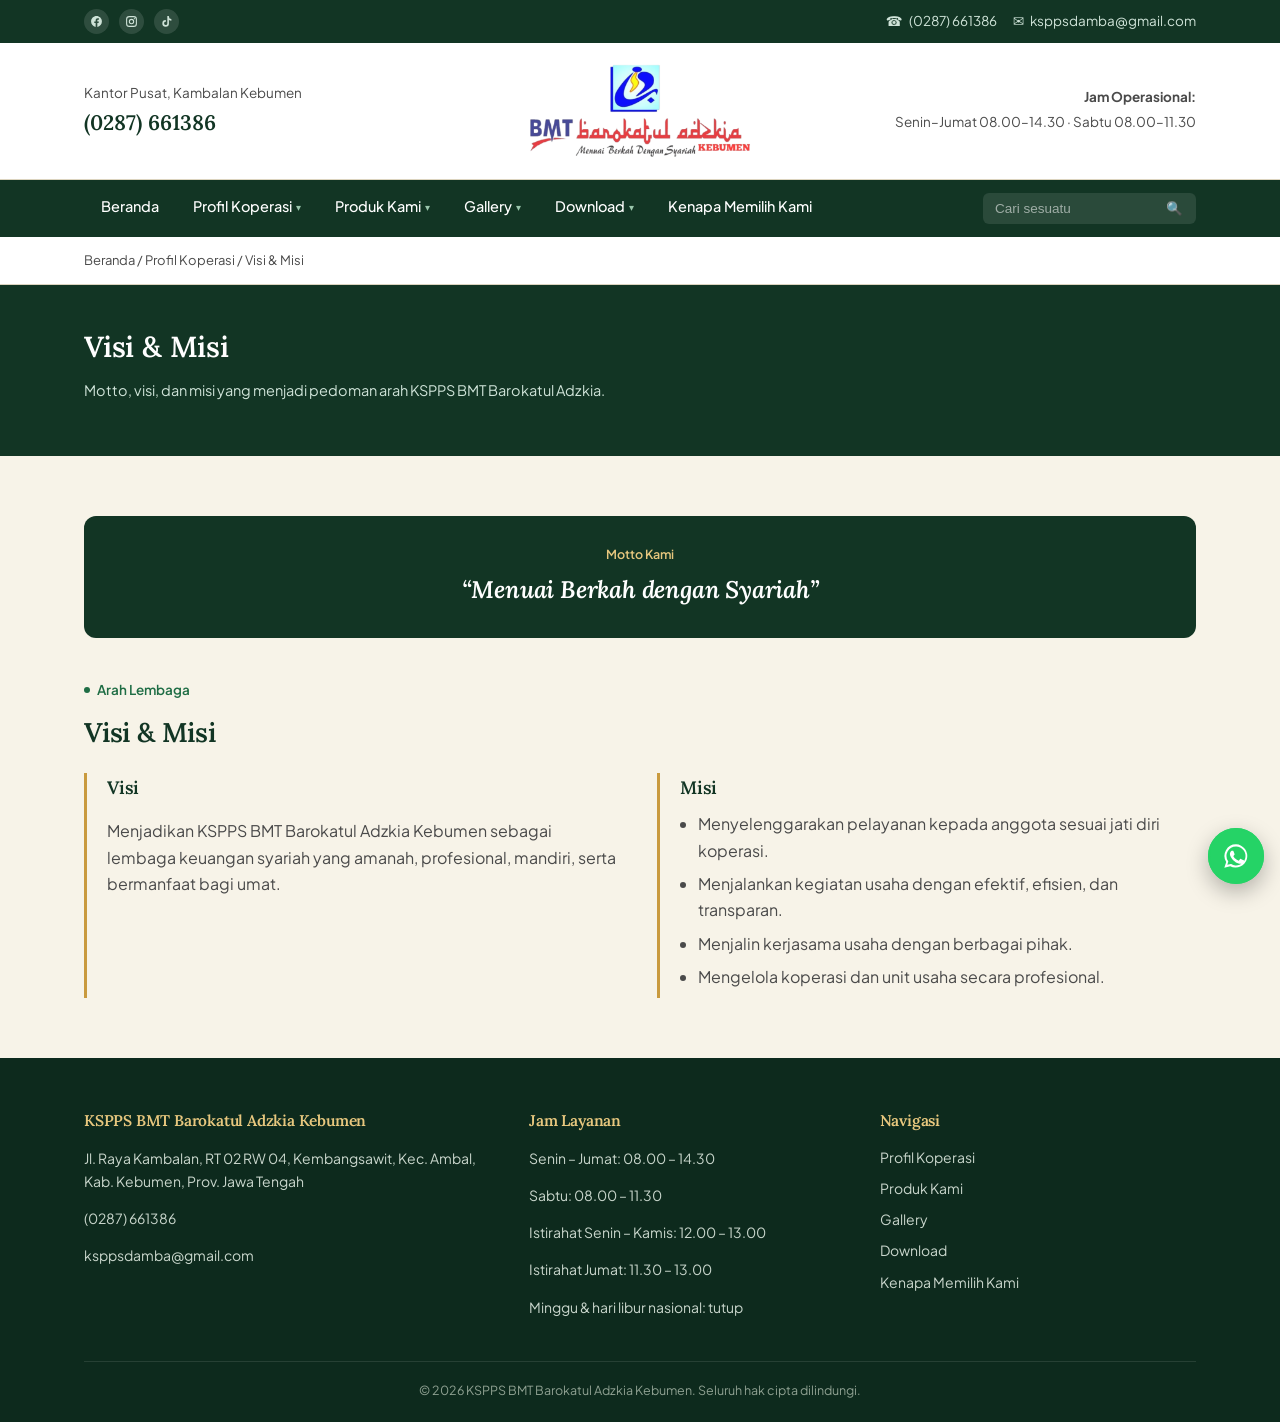
<file: mobile-fix/visi-misi.html>
<!DOCTYPE html>
<html lang="id">
<head>
<meta charset="UTF-8">
<meta name="viewport" content="width=device-width, initial-scale=1.0">
<title>Visi & Misi - KSPPS BMT Barokatul Adzkia Kebumen</title>
<meta name="description" content="Visi, Misi, dan Motto KSPPS BMT Barokatul Adzkia.">
<link rel="icon" type="image/png" href="assets/logo-icon.png">
<link rel="preconnect" href="https://fonts.googleapis.com">
<link rel="preconnect" href="https://fonts.gstatic.com" crossorigin>
<link href="https://fonts.googleapis.com/css2?family=Lora:ital,wght@0,500;0,600;0,700;1,500&family=Plus+Jakarta+Sans:wght@400;500;600;700&display=swap" rel="stylesheet">
<link rel="stylesheet" href="css/style.css">
</head>
<body>
<div class="page-loader" id="pageLoader"><div class="page-loader-spinner"></div></div>
<a class="skip-link" href="#main">Langsung ke konten utama</a>

<div class="topbar">
  <div class="wrap">
    <div class="topbar-left">
      <div class="social-icons">
        <a href="https://www.facebook.com/profile.php?id=61551480452807" title="Facebook" aria-label="Facebook" target="_blank" rel="noopener"><svg viewBox="0 0 24 24" width="13" height="13" fill="currentColor" aria-hidden="true"><path d="M22 12.06C22 6.53 17.52 2 12 2S2 6.53 2 12.06c0 5 3.66 9.13 8.44 9.94v-7.03H7.9v-2.91h2.54V9.85c0-2.51 1.49-3.9 3.77-3.9 1.09 0 2.23.2 2.23.2v2.46h-1.26c-1.24 0-1.63.77-1.63 1.56v1.87h2.78l-.44 2.91h-2.34V22c4.78-.81 8.44-4.94 8.44-9.94z"/></svg></a>
        <a href="https://www.instagram.com/barokatul_adzkia" title="Instagram" aria-label="Instagram" target="_blank" rel="noopener"><svg viewBox="0 0 24 24" width="13" height="13" fill="none" stroke="currentColor" stroke-width="2" aria-hidden="true"><rect x="3" y="3" width="18" height="18" rx="5"/><circle cx="12" cy="12" r="4"/><circle cx="17.3" cy="6.7" r="1.1" fill="currentColor" stroke="none"/></svg></a>
        <a href="https://www.tiktok.com/@baitul.maal.barok" title="TikTok" aria-label="TikTok" target="_blank" rel="noopener"><svg viewBox="0 0 24 24" width="13" height="13" fill="currentColor" aria-hidden="true"><path d="M16.5 2h-3v13.6a3 3 0 1 1-2.6-2.97V9.5a6.1 6.1 0 1 0 5.6 6.08V9.2a7.9 7.9 0 0 0 4.5 1.4V7.6a4.6 4.6 0 0 1-4.5-4.6z"/></svg></a>
      </div>
    </div>
    <div class="topbar-right">
      <div class="topbar-item">☎ <a href="tel:+62287661386">(0287) 661386</a></div>
      <div class="topbar-item">✉ <a href="mailto:ksppsdamba@gmail.com">ksppsdamba@gmail.com</a></div>
    </div>
  </div>
</div>

<header class="masthead">
  <div class="wrap">
    <div class="masthead-info">
      <div>Kantor Pusat, Kambalan Kebumen</div>
      <div class="phone-big">(0287) 661386</div>
    </div>
    <a class="brand" href="index.html" aria-label="KSPPS BMT Barokatul Adzkia Kebumen - Menuai Berkah Dengan Syariah">
      <img class="brand-logo" src="assets/logo-lengkap.png" alt="Logo KSPPS BMT Barokatul Adzkia Kebumen - Menuai Berkah Dengan Syariah">
      <h1 class="sr-only">KSPPS BMT Barokatul Adzkia Kebumen</h1>
    </a>
    <div class="masthead-meta">
      <div><strong>Jam Operasional:</strong></div>
      <div>Senin–Jumat 08.00–14.30 &middot; Sabtu 08.00–11.30</div>
    </div>
  </div>
</header>

<nav class="mainnav">
  <div class="wrap">
  <div class="nav-inner">
    <a class="nav-brand" href="index.html" aria-label="KSPPS BMT Barokatul Adzkia Kebumen"><img class="nb-icon" src="assets/logo-icon.png" alt=""><img class="nb-word" src="assets/logo-wordmark.png" alt="BMT Barokatul Adzkia Kebumen"></a>
    <button class="navbar-toggle" id="navToggle" aria-expanded="false" aria-controls="navList">☰</button>
    <ul class="nav-list" id="navList">
      <li><a href="index.html">Beranda</a></li>
      <li><a href="profil.html" class="current">Profil Koperasi <span class="chevron">▾</span></a>
        <ul class="submenu">
          <li><a href="tentang-kami.html">Tentang Kami</a></li>
          <li><a href="legalitas.html">Legalitas</a></li>
          <li><a href="visi-misi.html">Visi &amp; Misi</a></li>
          <li><a href="sejarah.html">Sejarah</a></li>
          <li><a href="kantor-cabang.html">Kantor Cabang <span class="subarrow">›</span></a>
            <ul class="submenu">
              <li><a href="kantor-cabang.html#tabel">Tabel Kantor Cabang</a></li>
              <li><a href="kantor-cabang.html#maps">Lokasi Kantor (Maps)</a></li>
            </ul>
          </li>
        </ul>
      </li>
      <li><a href="produk.html">Produk Kami <span class="chevron">▾</span></a>
        <ul class="submenu">
          <li><a href="produk.html#simpanan">Simpanan Anggota <span class="subarrow">›</span></a>
            <ul class="submenu">
              <li><a href="produk.html#si-rela">Si Rela (Simpanan Sukarela)</a></li>
              <li><a href="produk.html#si-pendi">Si Pendi (Simpanan Pendidikan)</a></li>
              <li><a href="produk.html#si-suqur">Si Suqur (Simpanan Qurban/Aqiqah)</a></li>
              <li><a href="produk.html#si-fitri">Si Fitri (Simpanan Idul Fitri)</a></li>
              <li><a href="produk.html#si-simka">Si Simka (Simpanan Mudharabah Berjangka)</a></li>
              <li><a href="produk.html#simpanan-haji">Simpanan Haji/Umroh</a></li>
            </ul>
          </li>
          <li><a href="produk.html#pembiayaan">Pembiayaan Anggota <span class="subarrow">›</span></a>
            <ul class="submenu">
              <li><a href="produk.html#modal-kerja">Pembiayaan Modal Kerja</a></li>
              <li><a href="produk.html#investasi">Pembiayaan Investasi</a></li>
              <li><a href="produk.html#konsumtif">Pembiayaan Konsumtif</a></li>
            </ul>
          </li>
          <li><a href="produk.html#keanggotaan">Keanggotaan</a></li>
        </ul>
      </li>
      <li><a href="gallery.html">Gallery <span class="chevron">▾</span></a>
        <ul class="submenu">
          <li><a href="gallery.html#foto">Foto Kegiatan</a></li>
          <li><a href="gallery.html#video">Video Dokumentasi</a></li>
        </ul>
      </li>
      <li><a href="download.html">Download <span class="chevron">▾</span></a>
        <ul class="submenu">
          <li><a href="download.html#brosur">Brosur &amp; Formulir</a></li>
          <li><a href="download.html#syarat">Syarat Pengajuan</a></li>
        </ul>
      </li>
      <li><a href="kenapa-kami.html">Kenapa Memilih Kami</a></li>
    </ul>
    <div class="nav-search">
      <input type="text" id="siteSearchInput" placeholder="Cari sesuatu">
      <button type="button" id="siteSearchBtn" aria-label="Cari">🔍</button>
    </div>
  </div>
  </div>
</nav>

<main id="main">

<div class="crumb"><div class="wrap"><a href="index.html">Beranda</a> / <a href="profil.html">Profil Koperasi</a> / Visi & Misi</div></div>
<div class="page-head">
  <div class="wrap">
    <h1>Visi & Misi</h1>
    <p>Motto, visi, dan misi yang menjadi pedoman arah KSPPS BMT Barokatul Adzkia.</p>
  </div>
</div>
  <section>
    <div class="wrap">
      <div class="motto-block">
        <span>Motto Kami</span>
        <h2>&ldquo;Menuai Berkah dengan Syariah&rdquo;</h2>
      </div>
      <div class="section-head" style="margin-bottom:18px">
        <div class="kicker">Arah Lembaga</div>
        <h2>Visi &amp; Misi</h2>
      </div>
      <div class="vm-grid">
        <div class="vm-card">
          <h3>Visi</h3>
          <p>Menjadikan KSPPS BMT Barokatul Adzkia Kebumen sebagai lembaga keuangan syariah yang amanah, profesional, mandiri, serta bermanfaat bagi umat.</p>
        </div>
        <div class="vm-card">
          <h3>Misi</h3>
          <ul>
            <li>Menyelenggarakan pelayanan kepada anggota sesuai jati diri koperasi.</li>
            <li>Menjalankan kegiatan usaha dengan efektif, efisien, dan transparan.</li>
            <li>Menjalin kerjasama usaha dengan berbagai pihak.</li>
            <li>Mengelola koperasi dan unit usaha secara profesional.</li>
          </ul>
        </div>
      </div>
    </div>
  </section>

</main>
<footer>
  <div class="wrap">
    <div class="footer-grid">
      <div>
        <h4>KSPPS BMT Barokatul Adzkia Kebumen</h4>
        <p>Jl. Raya Kambalan, RT 02 RW 04, Kembangsawit, Kec. Ambal, Kab. Kebumen, Prov. Jawa Tengah</p>
        <p><a href="tel:+62287661386">(0287) 661386</a></p>
        <p><a href="mailto:ksppsdamba@gmail.com">ksppsdamba@gmail.com</a></p>
      </div>
      <div>
        <h4>Jam Layanan</h4>
        <p>Senin – Jumat: 08.00 – 14.30</p>
        <p>Sabtu: 08.00 – 11.30</p>
        <p>Istirahat Senin – Kamis: 12.00 – 13.00</p>
        <p>Istirahat Jumat: 11.30 – 13.00</p>
        <p>Minggu &amp; hari libur nasional: tutup</p>
      </div>
      <div>
        <h4>Navigasi</h4>
        <a href="profil.html">Profil Koperasi</a>
        <a href="produk.html">Produk Kami</a>
        <a href="gallery.html">Gallery</a>
        <a href="download.html">Download</a>
        <a href="kenapa-kami.html">Kenapa Memilih Kami</a>
      </div>
    </div>
    <div class="footer-bottom">
      © <span id="year"></span> KSPPS BMT Barokatul Adzkia Kebumen. Seluruh hak cipta dilindungi.
    </div>
  </div>
</footer>

<a class="wa-float" href="https://wa.me/6285878755748" target="_blank" rel="noopener" aria-label="Chat WhatsApp"><svg viewBox="0 0 24 24" width="28" height="28" fill="currentColor" aria-hidden="true"><path d="M12.04 2a9.9 9.9 0 0 0-8.43 15.1L2 22l5.05-1.32A9.93 9.93 0 1 0 12.04 2zm0 1.8a8.13 8.13 0 1 1-4.15 15.14l-.3-.18-3 .78.8-2.92-.2-.3A8.13 8.13 0 0 1 12.04 3.8zM8.6 7.5c-.2 0-.52.07-.8.37-.27.3-1.04 1.02-1.04 2.48s1.07 2.88 1.22 3.08c.15.2 2.06 3.3 5.1 4.5 2.52 1 3.03.8 3.57.75.55-.05 1.76-.72 2-1.42.25-.7.25-1.3.17-1.42-.07-.12-.27-.2-.57-.35s-1.76-.87-2.03-.97c-.27-.1-.47-.15-.67.15-.2.3-.77.97-.94 1.17-.17.2-.35.22-.65.07-.3-.15-1.26-.46-2.4-1.48-.89-.79-1.49-1.77-1.66-2.07-.17-.3-.02-.46.13-.6.13-.14.3-.35.45-.52.15-.18.2-.3.3-.5.1-.2.05-.37-.02-.52-.08-.15-.67-1.62-.92-2.22-.24-.58-.49-.5-.67-.51h-.57z"/></svg></a>
<script src="js/site.js"></script>
</body>
</html>
</file>
<file: mobile-fix/css/style.css>
/* ==========================================================================
   KSPPS BMT Barokatul Adzkia — sistem desain
   Warna diturunkan dari identitas logo asli: biru navy, merah bata, emas nyala.
   ========================================================================== */

:root{
  --navy:#123524;
  --blue:#1F6D45;
  --blue-soft:#E6EEE4;
  --red:#1F6D45;
  --red-soft:#E6EEE4;
  --gold:#C99A3E;
  --gold-soft:#FFF7E6;
  --paper:#F7F3E8;
  --card:#FFFFFF;
  --ink:#1C1C1C;
  --ink-soft:#4A4A4A;
  --line:#DCD4BF;
}
/* Catatan: mode gelap otomatis sengaja dimatikan. Nama BMT dan menu
   perlu selalu tampil di atas latar terang agar tetap terbaca,
   apa pun pengaturan gelap/terang di perangkat pengunjung. */

*{box-sizing:border-box}
html{scroll-behavior:smooth}
@media (prefers-reduced-motion: reduce){
  html{scroll-behavior:auto}
  *{animation:none!important;transition:none!important}
}
body{
  margin:0;background:var(--paper);color:var(--ink);
  font-family:'Plus Jakarta Sans',system-ui,sans-serif;line-height:1.65;
  -webkit-font-smoothing:antialiased;
}
h1,h2,h3,h4{font-family:'Lora',Georgia,serif;margin:0;color:var(--navy);font-weight:600;letter-spacing:-.2px}
a{color:inherit;text-decoration:none}
img{max-width:100%;display:block}
.wrap{max-width:1160px;margin:0 auto;padding:0 24px}
:focus-visible{outline:2.5px solid var(--gold);outline-offset:2px;border-radius:3px}

.skip-link{position:absolute;left:-9999px;top:0;background:var(--gold);color:var(--navy);padding:10px 16px;z-index:200;font-weight:700}
.skip-link:focus{left:16px;top:16px}

/* ---------- Page loader ---------- */
.page-loader{
  position:fixed;inset:0;z-index:999;background:var(--paper);
  display:flex;align-items:center;justify-content:center;
  transition:opacity .35s ease, visibility .35s ease;
}
.page-loader.is-hidden{opacity:0;visibility:hidden;pointer-events:none}
.page-loader-spinner{
  width:44px;height:44px;border-radius:50%;
  border:4px solid var(--blue-soft);border-top-color:var(--blue);
  animation:page-loader-spin .8s linear infinite;
}
@keyframes page-loader-spin{to{transform:rotate(360deg)}}
@media (prefers-reduced-motion: reduce){
  .page-loader-spinner{animation:none}
}

/* ---------- Topbar ---------- */
.topbar{background:var(--navy);color:#CFE3D8;font-size:13.5px}
.topbar .wrap{display:flex;justify-content:space-between;align-items:center;padding:9px 24px;flex-wrap:wrap;gap:10px}
.topbar a:hover,.topbar a:focus-visible{color:#fff}
.topbar-left,.topbar-right{display:flex;align-items:center;gap:16px;flex-wrap:wrap}
.social-icons{display:flex;gap:10px}
.social-icons a{width:25px;height:25px;border-radius:50%;background:rgba(255,255,255,.12);display:flex;align-items:center;justify-content:center}
.social-icons a:hover,.social-icons a:focus-visible{background:var(--gold);color:var(--navy)}
.topbar-item{display:flex;align-items:center;gap:6px}
.login-link{border-left:1px solid rgba(255,255,255,.25);padding-left:16px;font-weight:600;color:#E7C77E}

/* ---------- Masthead ---------- */
header.masthead{background:var(--card);border-bottom:1px solid var(--line)}
.masthead .wrap{display:grid;grid-template-columns:1fr auto 1fr;align-items:center;padding:20px 24px;gap:18px}
.masthead-info{font-size:13.5px;color:var(--ink-soft)}
.masthead-info .phone-big{font-family:'Lora',serif;font-size:21px;color:var(--navy);font-weight:600;margin-top:2px}
.brand{display:flex;align-items:center;justify-content:center}
.brand-logo{height:96px;width:auto;max-width:100%;display:block;mix-blend-mode:multiply}
.sr-only{position:absolute;width:1px;height:1px;margin:-1px;padding:0;overflow:hidden;clip:rect(0,0,0,0);white-space:nowrap;border:0}
.brand-mark{width:56px;height:56px;border-radius:12px;background:var(--blue-soft);display:flex;align-items:center;justify-content:center;flex-shrink:0;overflow:hidden;padding:6px}
.brand-mark img{width:100%;height:100%;object-fit:contain}
.brand-text h1{font-size:18.5px;line-height:1.25;white-space:nowrap}
.brand-text p{margin:2px 0 0;font-size:12px;color:var(--red);font-weight:600}
.masthead-meta{text-align:right;font-size:13.5px;color:var(--ink-soft)}
.masthead-meta div{margin-bottom:3px}
@media (max-width:860px){
  .masthead .wrap{grid-template-columns:1fr;text-align:center}
  .masthead-meta{text-align:center}
}

/* ---------- Nav ---------- */
nav.mainnav{background:var(--navy)}
.nav-inner{display:flex;align-items:center;justify-content:space-between}
.nav-list{list-style:none;display:flex;margin:0;padding:0;flex-wrap:wrap}
.nav-list>li{position:relative}
.nav-list>li>a{display:flex;align-items:center;gap:4px;padding:15px 17px;color:#fff;font-weight:500;font-size:14.5px;border-bottom:3px solid transparent}
.nav-list>li>a:hover,.nav-list>li>a:focus-visible{border-bottom-color:var(--gold)}
.chevron{font-size:10px;color:#9AC6AC}
.submenu{list-style:none;margin:0;padding:8px 0;position:absolute;top:100%;left:0;background:var(--card);min-width:230px;box-shadow:0 14px 28px rgba(0,0,0,.18);display:none;z-index:50;border-top:2px solid var(--gold)}
.nav-list>li.open>.submenu{display:block}
.nav-list>li.open>a{border-bottom-color:var(--gold)}
.nav-list .chevron{display:inline-block;transition:transform .2s}
.nav-list>li.open>a .chevron{transform:rotate(180deg)}
.submenu li a{display:flex;align-items:center;justify-content:space-between;gap:10px;padding:9px 18px;color:var(--ink);font-size:13.5px}
.submenu li a:hover,.submenu li a:focus-visible{background:var(--blue-soft);color:var(--blue)}
.submenu li{position:relative}
.submenu .submenu{top:-10px;left:100%;margin-left:2px;border-top:none;border-left:2px solid var(--gold)}
.submenu li.open>.submenu{display:block}
.submenu li.open>a{background:var(--blue-soft);color:var(--blue)}
.subarrow{font-size:11px;color:#9AA79E;flex-shrink:0}
.navbar-toggle{display:none;background:none;border:none;color:#fff;font-size:24px;padding:13px 22px;cursor:pointer}
.nav-search{display:flex;align-items:center;background:rgba(255,255,255,.1);border-radius:6px;overflow:hidden;margin:9px 0}
.nav-search input{background:transparent;border:none;color:#fff;padding:8px 12px;font-size:13.5px;width:170px;outline:none}
.nav-search input::placeholder{color:rgba(255,255,255,.55)}
.nav-search button{background:none;border:none;color:#E7C77E;padding:0 13px;cursor:pointer}

@media (max-width:860px){
  .navbar-toggle{display:block}
  .nav-inner{flex-direction:column;align-items:stretch}
  .nav-list{display:none;flex-direction:column;width:100%}
  .nav-list.open{display:flex}
  .nav-list>li>a{border-bottom:1px solid rgba(255,255,255,.1)}
  .submenu{position:static;box-shadow:none;display:none;width:100%;border-top:none;border-left:2px solid var(--gold)}
  .nav-list>li.open>.submenu{display:block}
  .submenu .submenu{margin-left:0;padding-left:14px}
  .submenu li.open>.submenu{display:block}
  .submenu li a{background:rgba(255,255,255,.03)}
  .nav-search{margin:0 0 10px;width:100%;order:-1}
  .nav-search input{width:100%}
}

/* ---------- Breadcrumb ---------- */
.crumb{background:var(--card);border-bottom:1px solid var(--line);padding:13px 0;font-size:13px;color:var(--ink-soft)}
.crumb a:hover{color:var(--blue)}

/* ---------- Hero (beranda) ---------- */
.hero{position:relative;background:var(--navy) url("../assets/hero-bg.jpg") center/cover no-repeat;color:#fff;overflow:hidden}
.hero::before{
  content:"";position:absolute;inset:0;pointer-events:none;
  background:linear-gradient(100deg, rgba(18,53,36,.88) 0%, rgba(18,53,36,.72) 32%, rgba(18,53,36,.4) 60%, rgba(18,53,36,.5) 100%);
}
.hero .wrap{position:relative;z-index:1;padding:52px 24px;display:block}
.hero .wrap > div{max-width:640px}
.hero-eyebrow{display:inline-flex;align-items:center;gap:8px;font-size:13px;color:#E7C77E;font-weight:600;margin-bottom:14px}
.hero-eyebrow::before{content:"";width:7px;height:7px;border-radius:50%;background:var(--gold)}
.hero h2{color:#fff;font-size:clamp(25px,3.6vw,38px);line-height:1.28;margin-bottom:14px}
.hero p.lead{color:#CFE3D8;font-size:16px;max-width:48ch;margin-bottom:22px}
.hero .warn{color:#F3D9A0;font-size:13.5px;margin-bottom:0}
.hero-photo{position:relative;align-self:start;margin-top:34px}
.hero-photo img{width:100%;border-radius:14px}
.hero-slider{position:relative;height:170px;overflow:hidden;margin-top:26px;border-top:1px solid rgba(255,255,255,.14);padding-top:20px}
.hero-slide{position:absolute;inset:20px 0 0;opacity:0;transition:opacity .6s ease}
.hero-slide.active{opacity:1}
.hero-slide h3{color:var(--gold);font-family:'Lora',serif;font-size:18px;margin-bottom:6px;font-weight:600}
.hero-slide p{margin:0;color:#CFE3D8;font-size:14.5px;max-width:480px}

/* ---------- Pengurus band (Tentang Kami) ---------- */
.pengurus-band{position:relative;background:var(--navy);color:#fff;overflow:hidden;padding:52px 0}
.pengurus-band::before{
  content:"";position:absolute;inset:0;opacity:.14;pointer-events:none;
  background-image:url("data:image/svg+xml;utf8,<svg xmlns='http://www.w3.org/2000/svg' width='84' height='84'><path d='M42 4 L58 24 L80 30 L64 46 L70 68 L42 56 L14 68 L20 46 L4 30 L26 24 Z' fill='none' stroke='%23E7C77E' stroke-width='1'/></svg>");
  background-size:84px 84px;
}
.pengurus-band .wrap{position:relative;z-index:1}
.pengurus-band .section-head h2,.pengurus-band .section-head h3{color:#fff}
.pengurus-band .section-head p{color:#CFE3D8}
.pengurus-band .section-head .kicker{color:#E7C77E}
.pengurus-band .section-head .kicker::before{background:#E7C77E}
.pengurus-band img{width:100%;border-radius:14px;display:block;margin-top:24px}

/* ---------- Kartu penghargaan ---------- */
.award-grid{display:grid;grid-template-columns:repeat(3,1fr);gap:22px}
.award-card{display:block;background:var(--card);border:1px solid var(--line);border-radius:10px;overflow:hidden;transition:box-shadow .2s ease,transform .2s ease}
.award-card:hover,.award-card:focus-visible{box-shadow:0 10px 26px rgba(0,0,0,.12);transform:translateY(-2px)}
.award-card img{width:100%;aspect-ratio:4/3;object-fit:contain;background:var(--paper);border-bottom:1px solid var(--line)}
.award-body{padding:18px 20px 22px}
.award-year{display:inline-block;font-size:12.5px;font-weight:700;color:var(--red);margin-bottom:6px}
.award-body h3{font-size:16.5px;margin-bottom:7px;line-height:1.35}
.award-body p{font-size:14px;color:var(--ink-soft);margin:0}
@media (max-width:900px){.award-grid{grid-template-columns:1fr 1fr}}
@media (max-width:560px){.award-grid{grid-template-columns:1fr}}

/* ---------- Tokoh pendiri ---------- */
.founder-section{background:linear-gradient(135deg,#FBF8EF 0%,var(--blue-soft) 100%);border-top:1px solid var(--line);border-bottom:1px solid var(--line)}
.founder{display:grid;grid-template-columns:minmax(260px,340px) 1fr;gap:52px;align-items:center}
.founder-photo{width:100%;height:auto;aspect-ratio:5/6;object-fit:cover;object-position:50% 0;border-radius:16px;border:1px solid var(--line);background:#fff;box-shadow:0 14px 34px rgba(18,53,36,.14)}
.founder-badge{display:inline-block;background:var(--blue);color:#fff;font-size:14.5px;font-weight:600;padding:8px 24px;border-radius:12px;margin-bottom:16px}
.founder-name{font-size:clamp(28px,4.2vw,42px);line-height:1.18;color:var(--blue);margin-bottom:16px}
.founder-rule{display:flex;align-items:center;gap:10px;max-width:520px;margin-bottom:18px}
.founder-rule::before,.founder-rule::after{content:"";flex:1;height:1px;background:var(--gold)}
.founder-rule i{display:block;width:9px;height:9px;background:var(--gold);transform:rotate(45deg)}
.founder-desc{font-size:16px;color:var(--ink);max-width:56ch;margin:0 0 10px}
.founder-meta{font-size:13.5px;font-weight:600;color:var(--ink-soft);margin:0 0 20px}
.founder-quote{display:flex;gap:14px;align-items:flex-start;max-width:520px;margin:0;padding:16px 22px;background:var(--gold-soft);border:1px solid color-mix(in srgb,var(--gold) 45%,transparent);border-radius:14px}
.founder-quote .qm{font-family:'Lora',Georgia,serif;font-size:46px;line-height:.85;font-weight:700;color:var(--blue)}
.founder-quote p{margin:0;font-family:'Lora',Georgia,serif;font-style:italic;font-size:17px;line-height:1.5;color:var(--navy)}
@media (max-width:760px){
  .founder{grid-template-columns:1fr;gap:26px}
  .founder-photo{max-width:340px;margin:0 auto}
  .founder-text{text-align:left}
}

/* ---------- Trust strip ---------- */
.trust{background:var(--card);border-bottom:1px solid var(--line)}
.trust .wrap{display:flex;flex-wrap:wrap;gap:0;padding:0}
.trust-item{flex:1;min-width:200px;padding:20px 24px;border-right:1px solid var(--line)}
.trust-item:last-child{border-right:none}
.trust-item b{display:block;font-family:'Lora',serif;font-size:15.5px;color:var(--navy);margin-bottom:2px}
.trust-item span{font-size:12.5px;color:var(--ink-soft)}
@media (max-width:760px){
  .trust-item{border-right:none;border-bottom:1px solid var(--line)}
}

/* ---------- CTA strip (WA / call) ---------- */
.cc-strip{background:var(--blue);padding:34px 0}
.cc-strip .wrap{display:flex;align-items:center;justify-content:space-between;gap:20px;flex-wrap:wrap}
.cc-strip p{color:#DCEEE2;margin:0;font-size:15px;max-width:420px}
.cc-buttons{display:flex;flex-wrap:wrap;gap:12px}
.cc-btn{display:inline-flex;align-items:center;gap:8px;border:1.5px solid rgba(255,255,255,.55);color:#fff;padding:10px 20px;border-radius:6px;font-weight:600;font-size:14px;background:rgba(255,255,255,.06)}
.cc-btn:hover,.cc-btn:focus-visible{background:#fff;color:var(--blue);border-color:#fff}
.cc-btn.solid{background:var(--gold);border-color:var(--gold);color:var(--navy)}
.cc-btn.solid:hover,.cc-btn.solid:focus-visible{background:var(--gold-soft);border-color:var(--gold-soft);color:var(--navy)}

/* ---------- Generic sections ---------- */
section{padding:60px 0}
.section-head{max-width:640px;margin-bottom:34px}
.section-head .kicker{display:inline-flex;align-items:center;gap:7px;color:var(--red);font-weight:600;font-size:13.5px;margin-bottom:9px}
.section-head .kicker::before{content:"";width:6px;height:6px;border-radius:50%;background:var(--red)}
.section-head h2,.section-head h3{font-size:27px}
.section-head p{margin-top:11px;color:var(--ink-soft)}
.alt-bg{background:var(--card);border-top:1px solid var(--line);border-bottom:1px solid var(--line)}

/* Page header (halaman dalam) */
.page-head{background:var(--navy);color:#fff;padding:38px 0}
.page-head h1{color:#fff;font-size:clamp(22px,3vw,29px)}
.page-head p{color:#CFE3D8;margin-top:8px;max-width:60ch;font-size:14.5px}

/* Placeholder / info callouts — kejujuran data, bukan rekaan */
.info-note{
  background:var(--gold-soft);border:1px solid color-mix(in srgb,var(--gold) 45%,transparent);
  color:#6B4A12;padding:13px 17px;border-radius:8px;font-size:13.5px;margin-bottom:22px;display:flex;gap:10px;
}
.info-note b{white-space:nowrap}
.field-empty{color:var(--ink-soft);font-style:italic}

/* Visi Misi */
.vm-grid{display:grid;grid-template-columns:1fr 1fr;gap:34px}
.vm-card{border-left:3px solid var(--gold);padding-left:20px}
.vm-card h3{font-size:18px;margin-bottom:9px}
.vm-card p{color:var(--ink-soft)}
.vm-card ul{margin:0;padding-left:18px;color:var(--ink-soft)}
.vm-card li{margin-bottom:7px}
.motto-block{background:var(--navy);color:#fff;border-radius:12px;padding:28px 32px;margin-bottom:36px;text-align:center}
.motto-block span{display:block;font-size:12.5px;color:#E7C77E;font-weight:600;margin-bottom:6px}
.motto-block h2{color:#fff;font-size:24px;font-style:italic}
@media (max-width:760px){.vm-grid{grid-template-columns:1fr}}

/* Product tabs & cards */
.product-tabs{display:flex;gap:8px;margin-bottom:26px;flex-wrap:wrap;border-bottom:1px solid var(--line)}
.tab-btn{border:none;background:none;color:var(--ink-soft);padding:10px 4px;margin-right:22px;font-weight:600;font-size:14.5px;cursor:pointer;border-bottom:2.5px solid transparent}
.tab-btn.active{color:var(--navy);border-bottom-color:var(--red)}
.product-panel{display:none}
.product-panel.active{display:grid;grid-template-columns:repeat(3,1fr);gap:20px}
.product-card{background:var(--card);border:1px solid var(--line);border-left:3px solid var(--blue);border-radius:4px;padding:22px}
.product-panel#panel-pembiayaan .product-card{border-left-color:var(--red)}
.product-card h3{font-size:16.5px;margin-bottom:9px}
.product-card p{font-size:14px;color:var(--ink-soft);margin:0 0 6px}
.product-card ul{margin:8px 0 0;padding-left:18px;font-size:13.5px;color:var(--ink-soft)}
.product-card li{margin-bottom:4px}
@media (max-width:860px){.product-panel.active{grid-template-columns:1fr 1fr}}
@media (max-width:560px){.product-panel.active{grid-template-columns:1fr}}

/* About / sejarah grid */
.about-grid{display:grid;grid-template-columns:.9fr 1.1fr;gap:42px;align-items:start}
.about-figure{background:var(--blue-soft);border-radius:10px;padding:26px;border:1px solid var(--line)}
.about-figure h4{font-size:15.5px;margin-bottom:5px}
.about-figure p{font-size:13.5px;color:var(--ink-soft);margin:0 0 16px}
.about-figure p:last-child{margin-bottom:0}
@media (max-width:860px){.about-grid{grid-template-columns:1fr}}

/* Timeline (urutan asli — layak pakai marker) */
.timeline{border-left:2px solid var(--line);margin-left:6px;padding-left:26px}
.tl-item{position:relative;padding-bottom:28px}
.tl-item:last-child{padding-bottom:0}
.tl-item::before{content:"";position:absolute;left:-32px;top:4px;width:11px;height:11px;background:var(--gold);border-radius:50%;border:2px solid var(--paper)}
.tl-item b{display:block;color:var(--red);font-size:13px;margin-bottom:4px;font-weight:700}
.tl-item h3{font-size:16px;margin-bottom:5px}
.tl-item p{font-size:14px;color:var(--ink-soft);margin:0}

/* Why-us */
.why-grid{display:grid;grid-template-columns:repeat(3,1fr);gap:24px}
.why-card{border-top:3px solid var(--gold);padding-top:15px}
.why-card h3{font-size:16.5px;margin-bottom:7px}
.why-card p{font-size:14px;color:var(--ink-soft);margin:0}
@media (max-width:860px){.why-grid{grid-template-columns:1fr 1fr}}
@media (max-width:560px){.why-grid{grid-template-columns:1fr}}

/* Legal table */
.legal-table{width:100%;border-collapse:collapse;background:var(--card);border:1px solid var(--line)}
.legal-table th,.legal-table td{text-align:left;padding:13px 18px;font-size:14px;border-bottom:1px solid var(--line)}
.legal-table th{width:38%;color:var(--ink-soft);font-weight:600;background:var(--blue-soft)}
.legal-table tr:last-child th,.legal-table tr:last-child td{border-bottom:none}
.doc-grid{display:grid;grid-template-columns:repeat(3,1fr);gap:16px}
.doc-card{background:var(--card);border:1px dashed var(--line);border-radius:8px;padding:18px;text-align:center;font-size:13.5px;color:var(--ink-soft)}
.doc-card .doc-ico{font-size:26px;margin-bottom:8px;display:block}
@media (max-width:760px){.doc-grid{grid-template-columns:1fr 1fr}}
@media (max-width:480px){.doc-grid{grid-template-columns:1fr}}

/* Branch table */
.branch-table{width:100%;border-collapse:collapse;background:var(--card);border:1px solid var(--line);margin-bottom:36px}
.branch-table th,.branch-table td{text-align:left;padding:13px 16px;font-size:13.5px;border-bottom:1px solid var(--line);vertical-align:top}
.branch-table thead th{background:var(--navy);color:#fff;font-weight:600}
.branch-table td:first-child,.branch-table th:first-child{font-weight:700;color:var(--navy);white-space:nowrap}
.map-embed{border:1px solid var(--line);border-radius:10px;overflow:hidden;background:var(--card)}
.map-embed iframe{width:100%;height:340px;border:0;display:block}

/* Gallery */
.gal-grid{display:grid;grid-template-columns:repeat(3,1fr);gap:16px}
.gal-item{aspect-ratio:4/3;background:var(--blue-soft);border:1px dashed var(--line);border-radius:8px;display:flex;align-items:center;justify-content:center;color:var(--ink-soft);font-size:13px;text-align:center;padding:14px}
@media (max-width:760px){.gal-grid{grid-template-columns:1fr 1fr}}
@media (max-width:480px){.gal-grid{grid-template-columns:1fr}}

/* Download list */
.dl-list{display:grid;gap:12px}
.dl-item{display:flex;align-items:center;justify-content:space-between;gap:14px;background:var(--card);border:1px solid var(--line);border-radius:8px;padding:16px 20px}
.dl-item .dl-name{font-weight:600;font-size:14.5px;color:var(--navy)}
.dl-item .dl-desc{font-size:13px;color:var(--ink-soft);margin-top:2px}
.dl-btn{font-size:13.5px;font-weight:700;color:var(--blue);white-space:nowrap}
a.dl-btn{display:inline-flex;align-items:center;gap:6px;background:var(--blue);color:#fff;padding:9px 20px;border-radius:6px}
a.dl-btn::before{content:"\2193";font-weight:700}
a.dl-btn:hover,a.dl-btn:focus-visible{background:var(--navy);text-decoration:none}
.dl-btn.dl-off{color:var(--ink-soft);font-weight:600;font-style:italic}
@media (max-width:480px){.dl-item{flex-direction:column;align-items:flex-start}}

/* Syarat pengajuan */
.syarat-card{background:var(--card);border:1px solid var(--line);border-left:3px solid var(--blue);border-radius:6px;padding:26px 28px;max-width:720px}
.syarat-card h3{font-size:19px;margin-bottom:14px}
.syarat-list{list-style:none;counter-reset:syarat;margin:0 0 18px;padding:0;display:grid;gap:10px}
.syarat-list li{counter-increment:syarat;display:flex;gap:14px;align-items:flex-start;font-size:15px;color:var(--ink)}
.syarat-list li::before{content:counter(syarat);flex-shrink:0;width:26px;height:26px;border-radius:50%;background:var(--blue-soft);color:var(--blue);font-weight:700;font-size:13px;display:flex;align-items:center;justify-content:center;margin-top:1px}
.syarat-note{font-size:13.5px;color:var(--ink-soft);margin:0 0 16px}
.syarat-card .cc-btn{color:var(--navy)}

/* Profile hub cards */
.hub-grid{display:grid;grid-template-columns:repeat(2,1fr);gap:20px}
.hub-card{background:var(--card);border:1px solid var(--line);border-radius:8px;padding:24px}
.hub-card .kicker{display:inline-flex;align-items:center;gap:7px;color:var(--red);font-weight:600;font-size:12.5px;margin-bottom:8px}
.hub-card .kicker::before{content:"";width:6px;height:6px;border-radius:50%;background:var(--red)}
.hub-card h3{font-size:17px;margin-bottom:8px}
.hub-card p{font-size:14px;color:var(--ink-soft);margin:0 0 14px}
.hub-card a.more{font-size:13.5px;font-weight:700;color:var(--blue)}
.hub-card a.more:hover{text-decoration:underline}
@media (max-width:700px){.hub-grid{grid-template-columns:1fr}}

/* CTA band */
.cta-band{background:var(--navy);color:#fff}
.cta-band .wrap{display:flex;justify-content:space-between;align-items:center;flex-wrap:wrap;gap:20px}
.cta-band h3{color:#fff;font-size:23px;max-width:480px}
.cta-band p{color:#CFE3D8;margin-top:7px;font-size:14px}

/* Footer */
footer{background:#0D2A1D;color:#C9D6CC;padding:50px 0 22px;font-size:14px}
.footer-grid{display:grid;grid-template-columns:1.3fr 1fr 1fr;gap:34px;margin-bottom:34px}
.footer-grid h4{color:#E7C77E;font-size:15.5px;margin-bottom:13px;font-family:'Lora',serif}
.footer-grid p,.footer-grid a{color:#C9D6CC;display:block;margin-bottom:8px}
.footer-grid a:hover,.footer-grid a:focus-visible{color:#E7C77E}
.footer-bottom{border-top:1px solid rgba(255,255,255,.1);padding-top:18px;text-align:center;font-size:12.5px;color:#8FA192}
@media (max-width:760px){.footer-grid{grid-template-columns:1fr}}

@media (max-width:920px){
  .hero .wrap{grid-template-columns:1fr}
  .hero-photo{order:-1}
}
/* ---------- Tampilan dinamis (HP) ---------- */
.nav-brand{display:none}
.wa-float{position:fixed;right:16px;bottom:16px;z-index:70;width:56px;height:56px;border-radius:50%;background:#25D366;color:#fff;display:flex;align-items:center;justify-content:center;box-shadow:0 8px 22px rgba(0,0,0,.28);transition:transform .2s}
.wa-float:hover,.wa-float:focus-visible{transform:scale(1.07)}
.wa-float::after{content:"";position:absolute;inset:0;border-radius:50%;border:2px solid #25D366;animation:waPulse 2.4s ease-out infinite}
@keyframes waPulse{0%{transform:scale(1);opacity:.7}100%{transform:scale(1.55);opacity:0}}

/* Muncul halus saat digulir (kelas .reveal dipasang oleh JS) */
.reveal{opacity:0;transform:translateY(20px);transition:opacity .55s ease,transform .55s ease;transition-delay:var(--d,0ms)}
.reveal.in{opacity:1;transform:none}

/* Umpan balik saat disentuh */
@media (hover:none){
  a,button{-webkit-tap-highlight-color:rgba(184,134,11,.18)}
  .cc-btn:active,.dl-btn:active{transform:scale(.97)}
  .product-card:active,.why-card:active,.hub-card:active,.award-card:active{transform:scale(.985)}
}

@media (max-width:860px){
  html{scroll-padding-top:68px}
  header.masthead{display:none}
  .topbar .wrap{padding:7px 16px;gap:8px;flex-wrap:nowrap}
  .topbar-left,.topbar-right{gap:12px;flex-wrap:nowrap}
  .topbar-right .topbar-item:nth-child(2){display:none}
  .social-icons{gap:9px}
  .social-icons a{width:30px;height:30px}
  nav.mainnav{position:sticky;top:0;z-index:60;box-shadow:0 4px 16px rgba(0,0,0,.22)}
  .nav-inner{display:grid;grid-template-columns:1fr auto;align-items:center}
  .nav-brand{display:flex;align-items:center;gap:8px;margin:7px 0 7px 14px;padding:5px 10px 5px 7px;background:#fff;border-radius:11px;min-width:0;justify-self:start;width:fit-content;max-width:calc(100vw - 80px)}
  .nav-brand .nb-icon{width:30px;height:30px;object-fit:contain;flex-shrink:0}
  .nav-brand .nb-word{height:27px;width:auto;max-width:100%;display:block}
  .navbar-toggle{padding:10px 18px;font-size:26px;line-height:1}
  .nav-search,.nav-list{grid-column:1/-1}
  .nav-brand{order:1}
  .navbar-toggle{order:1}
  .nav-search{order:2}
  .nav-list{order:3}
  .nav-search{display:none;margin:0 14px 10px;width:auto}
  nav.menu-open .nav-search{display:flex}
  .nav-list{max-height:calc(100vh - 120px);max-height:calc(100dvh - 120px);overflow-y:auto}
  .nav-list>li>a{padding:14px 18px;font-size:15.5px}
  .submenu li a{padding:12px 18px;font-size:14.5px}
  .cc-buttons{flex-direction:column}
  .cc-buttons .cc-btn{justify-content:center;padding:13px 20px;font-size:15px}
  .wa-float{right:14px;bottom:14px}
}

/* ---------- Tabel kantor di HP: tampil sebagai kartu ---------- */
@media (max-width:700px){
  .branch-table,.branch-table tbody{display:block;background:none;border:none}
  .branch-table thead{display:none}
  .branch-table tr{display:block;background:var(--card);border:1px solid var(--line);border-left:4px solid var(--gold);border-radius:12px;margin-bottom:14px;overflow:hidden;box-shadow:0 2px 10px rgba(22,52,36,.06)}
  .branch-table td{display:block;padding:12px 16px;border-bottom:none;font-size:14.5px;line-height:1.55;color:var(--ink)}
  .branch-table td:first-child{white-space:normal;background:var(--blue-soft);font-family:'Lora',serif;font-size:17px;padding:12px 16px}
  .branch-table td:not(:first-child){border-top:1px solid var(--line)}
  .branch-table td:not(:first-child)::before{display:block;font-size:11px;letter-spacing:.08em;text-transform:uppercase;font-weight:700;color:var(--ink-soft);margin-bottom:3px}
  .branch-table td:nth-child(2)::before{content:"Alamat"}
  .branch-table td:nth-child(3)::before{content:"Kontak & jam operasional"}
}

/* ---------- Foto pengurus interaktif ---------- */
.team-hint{margin:0 0 14px;color:rgba(255,255,255,.78);font-size:14px}
.team-photo{position:relative;max-width:1400px;margin:0 auto}
.team-photo>img{display:block;width:100%;height:auto}
.hotspot{position:absolute;width:7.4%;aspect-ratio:1;transform:translate(-50%,-50%);border-radius:50%;border:2px solid transparent;background:transparent;padding:0;cursor:pointer;transition:border-color .2s,background .2s,box-shadow .2s;-webkit-tap-highlight-color:transparent}
.hotspot:hover,.hotspot:focus-visible,.hotspot.active{border-color:var(--gold);background:rgba(231,199,126,.18);box-shadow:0 0 0 4px rgba(231,199,126,.18);outline:none}
.team-card{position:absolute;z-index:6;pointer-events:none;min-width:150px;max-width:240px;text-align:center;background:#0f2d1f;color:#fff;border:1px solid var(--gold);border-radius:10px;padding:10px 16px;box-shadow:0 10px 26px rgba(0,0,0,.4);opacity:0;visibility:hidden;transition:opacity .18s,visibility .18s}
.team-card.show{opacity:1;visibility:visible}
.team-card strong{display:block;font-family:'Lora',serif;font-size:16px;line-height:1.3}
.team-card span{display:block;margin-top:3px;color:var(--gold-soft,#e7c77e);font-size:13px;font-weight:600}
.team-card span:empty{display:none}
.team-list{margin-top:34px;display:grid;gap:26px}
.team-group h3{margin:0 0 12px;color:var(--gold-soft,#e7c77e);font-size:17px}
.team-group ul{list-style:none;margin:0;padding:0;display:grid;grid-template-columns:repeat(auto-fill,minmax(220px,1fr));gap:12px}
.team-group li{background:rgba(255,255,255,.08);border:1px solid rgba(255,255,255,.14);border-radius:12px;padding:12px 16px;text-align:left}
.team-group li b{display:block;color:#fff;font-size:15px}
.team-group li span{display:block;margin-top:2px;color:var(--gold-soft,#e7c77e);font-size:13px}
@media (max-width:700px){.hotspot{width:8.4%}.team-card{min-width:130px;padding:8px 12px}.team-card strong{font-size:14.5px}}

/* ---------- Bagan struktur organisasi ---------- */
.org{--ol:#9bb39f;display:flex;flex-direction:column;align-items:center}
.org-node{position:relative;background:var(--card);border:1px solid var(--line);border-radius:14px;padding:14px 18px;text-align:center;box-shadow:0 3px 12px rgba(18,53,36,.07)}
.org-node h4{margin:0 0 8px;font-size:12px;letter-spacing:.09em;text-transform:uppercase;color:var(--gold);font-weight:700}
.org-person{margin-top:8px}
.org-person:first-of-type{margin-top:0}
.org-person b{display:block;font-size:14.5px;color:var(--ink);line-height:1.3}
.org-person span{display:block;font-size:12.5px;color:var(--ink-soft);margin-top:1px}
.org-person span:empty{display:none}
.org-advisor{min-width:240px;border-style:dashed;border-color:var(--gold);background:var(--gold-soft)}
.org-advisor::after{content:"";position:absolute;left:50%;top:100%;height:24px;border-left:2px dashed var(--gold)}
.org-gov{display:grid;grid-template-columns:1fr 1.25fr 1fr;gap:44px;width:100%;max-width:960px;margin-top:24px;align-items:stretch}
.org-main{background:var(--navy);border-color:var(--navy);color:#fff}
.org-main h4{color:#e7c77e}
.org-main .org-person b{color:#fff}
.org-main .org-person span{color:rgba(255,255,255,.78)}
.org-side{display:flex;flex-direction:column;justify-content:center;border-style:dashed;border-color:var(--blue)}
.org-side h4{color:var(--blue)}
.org-side:first-child::after,.org-side:last-child::before{content:"";position:absolute;top:50%;width:44px;border-top:2px dashed var(--blue)}
.org-side:first-child::after{left:100%}
.org-side:last-child::before{right:100%}
.org-stem{width:2px;height:28px;background:var(--ol)}
.org-manager{min-width:260px;background:var(--blue);border-color:var(--blue);color:#fff}
.org-manager h4{color:#fff;opacity:.85}
.org-manager .org-person b{color:#fff;font-size:16px}
.org-manager .org-person span{color:rgba(255,255,255,.85)}
.org-tree{list-style:none;margin:0;padding:28px 0 0;display:flex;justify-content:center;position:relative;width:100%}
.org-tree::before{content:"";position:absolute;left:50%;top:0;height:28px;border-left:2px solid var(--ol)}
.org-tree>li{position:relative;flex:1 1 0;min-width:0;padding:28px 7px 0}
.org-tree>li::before,.org-tree>li::after{content:"";position:absolute;top:0;width:50%;border-top:2px solid var(--ol)}
.org-tree>li::before{right:50%}
.org-tree>li::after{left:50%}
.org-tree>li:first-child::before,.org-tree>li:last-child::after{border-top:none}
.org-tree>li:only-child::before,.org-tree>li:only-child::after{border-top:none}
.org-div{padding:14px 12px}
.org-div::before{content:"";position:absolute;left:50%;bottom:100%;height:28px;border-left:2px solid var(--ol)}
.org-div h4{color:var(--blue)}

@media (max-width:860px){
  .org{align-items:stretch}
  .org-advisor{min-width:0;align-self:center;width:70%}
  .org-gov{grid-template-columns:1fr 1fr;gap:24px 12px;margin-top:24px}
  .org-main{grid-column:1/-1;order:3}
  .org-side:first-child{order:1}
  .org-side:last-child{order:2}
  .org-side{padding:12px 8px}
  .org-side h4{font-size:11px;letter-spacing:.06em}
  .org-person b{font-size:13.5px}
  .org-side:first-child::after,.org-side:last-child::after{content:"";position:absolute;left:50%;top:100%;width:0;height:24px;border-top:none;border-left:2px dashed var(--blue)}
  .org-side:last-child::before{display:none}
  .org-stem{align-self:center}
  .org-manager{min-width:0}
  .org-tree{display:block;padding:24px 0 0 20px;margin-left:8px;border-left:2px solid var(--ol);width:auto}
  .org-tree::before{display:none}
  .org-tree>li{padding:0 0 14px}
  .org-tree>li:last-child{padding-bottom:0}
  .org-tree>li::before,.org-tree>li::after{display:none}
  .org-div::before{left:-22px;bottom:auto;top:26px;width:22px;height:0;border-left:none;border-top:2px solid var(--ol)}
}

/* ===== Gallery ===== */
.gal-chips{display:flex;flex-wrap:wrap;gap:8px;margin:0 0 28px}
.gal-chip{font:inherit;font-size:14px;font-weight:600;padding:8px 15px;border-radius:999px;border:1px solid var(--line);background:var(--card);color:var(--ink-soft);cursor:pointer;transition:background .2s,color .2s,border-color .2s}
.gal-chip:hover{border-color:var(--blue);color:var(--blue)}
.gal-chip.on{background:var(--blue);border-color:var(--blue);color:#fff}
.gal-event{margin:0 0 46px;scroll-margin-top:90px}
.gal-event[hidden]{display:none}
.gal-event-head{margin:0 0 16px;padding-left:14px;border-left:4px solid var(--gold)}
.gal-event-head h3{margin:0 0 4px;font-size:22px;color:var(--navy)}
.gal-event-head p{margin:0;font-size:14px;color:var(--ink-soft)}
.gal-cols{column-count:3;column-gap:12px}
.gal-photo{display:block;break-inside:avoid;margin:0 0 12px;border-radius:8px;overflow:hidden;background:var(--blue-soft);line-height:0;position:relative}
.gal-photo img{width:100%;height:auto;display:block;transition:transform .35s}
.gal-photo:hover img{transform:scale(1.04)}
@media (max-width:760px){.gal-cols{column-count:2;column-gap:8px}.gal-photo{margin-bottom:8px}.gal-event-head h3{font-size:19px}}
.lb{position:fixed;inset:0;z-index:9999;background:#0b1610;display:none;align-items:center;justify-content:center;flex-direction:column;padding:56px 12px 70px}
.lb.open{display:flex}
.lb img{max-width:100%;max-height:100%;object-fit:contain;border-radius:4px;user-select:none}
.lb-cap{position:absolute;left:0;right:0;bottom:0;padding:14px 64px;color:#fff;text-align:center;font-size:14px;line-height:1.4}
.lb-cap small{display:block;color:#CFE3D8;margin-top:2px}
.lb button{position:absolute;border:0;background:rgba(255,255,255,.14);color:#fff;width:44px;height:44px;border-radius:50%;font-size:22px;cursor:pointer;line-height:1}
.lb button:hover{background:rgba(255,255,255,.28)}
.lb-x{top:10px;right:10px}.lb-p{left:10px;top:50%;margin-top:-22px}.lb-n{right:10px;top:50%;margin-top:-22px}
@media (max-width:600px){.lb-p,.lb-n{top:auto;bottom:10px;margin:0}.lb-cap{padding:14px 64px}}
</file>
